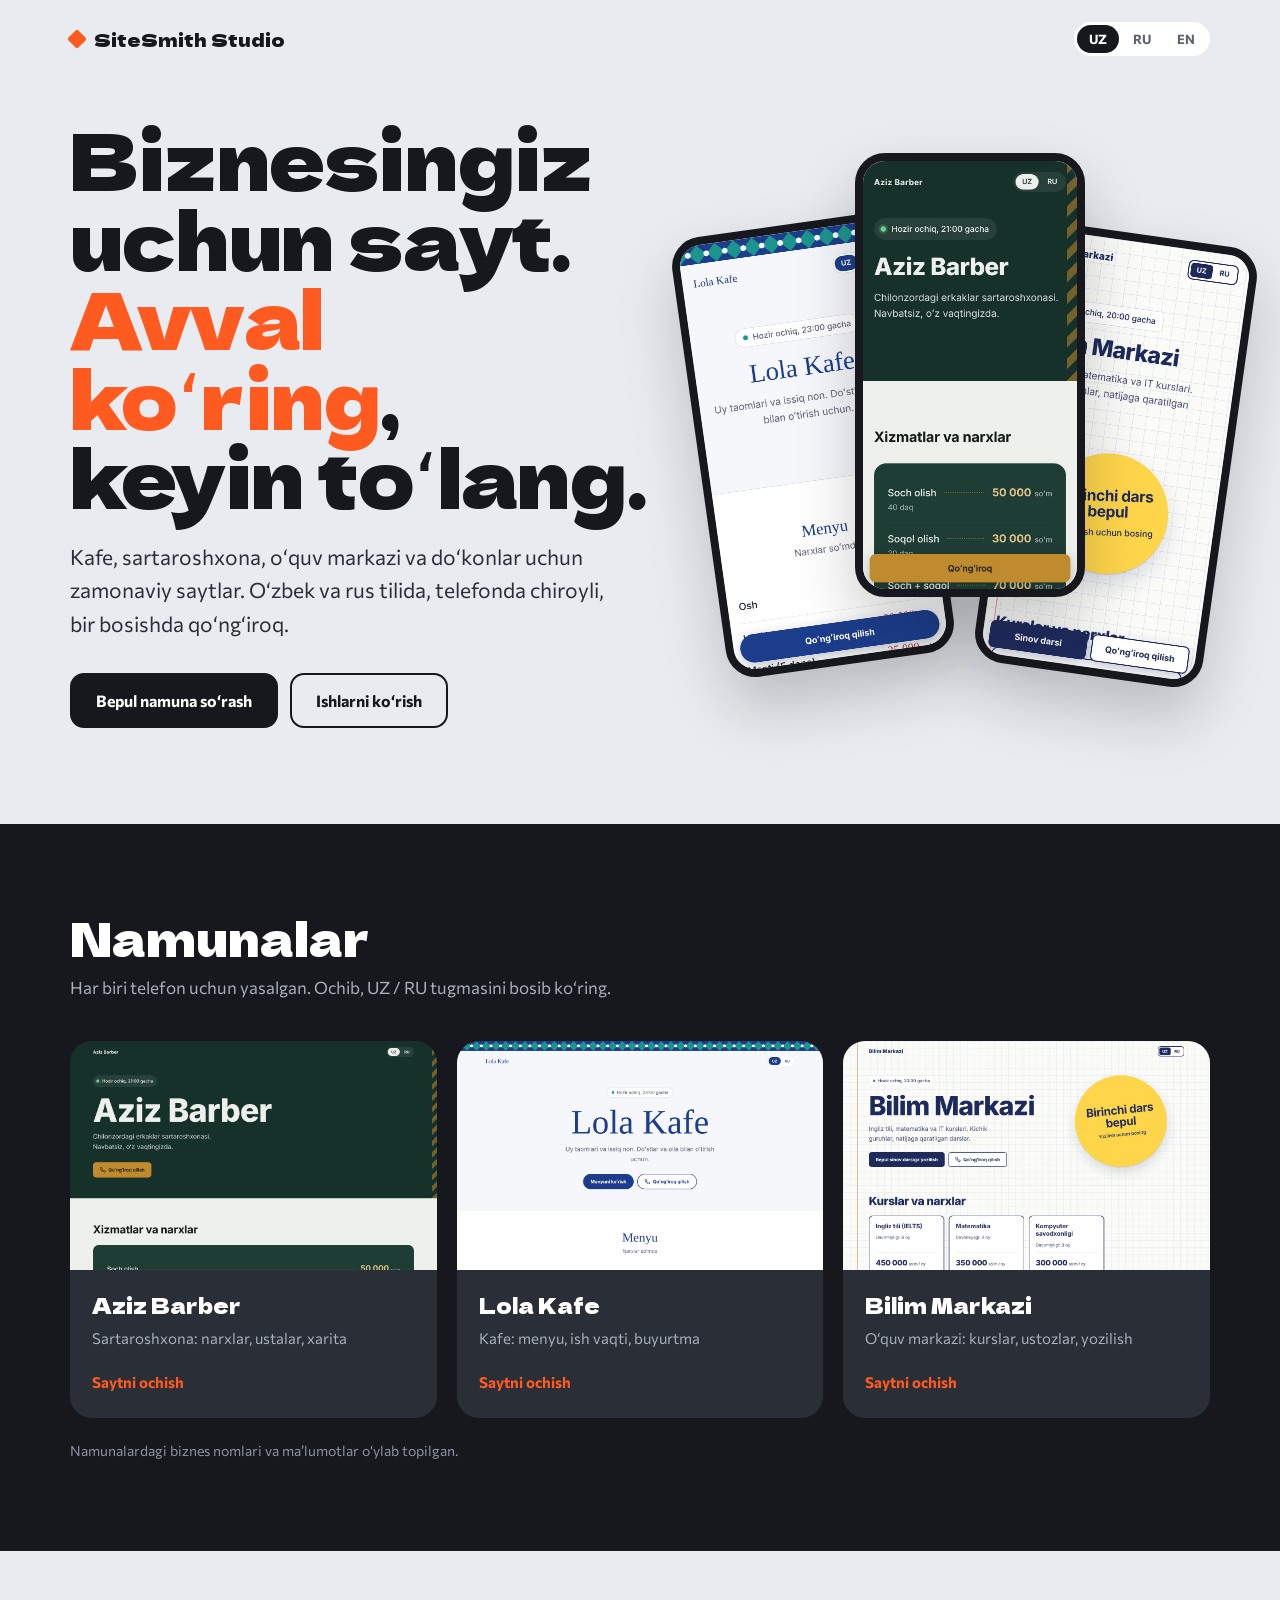
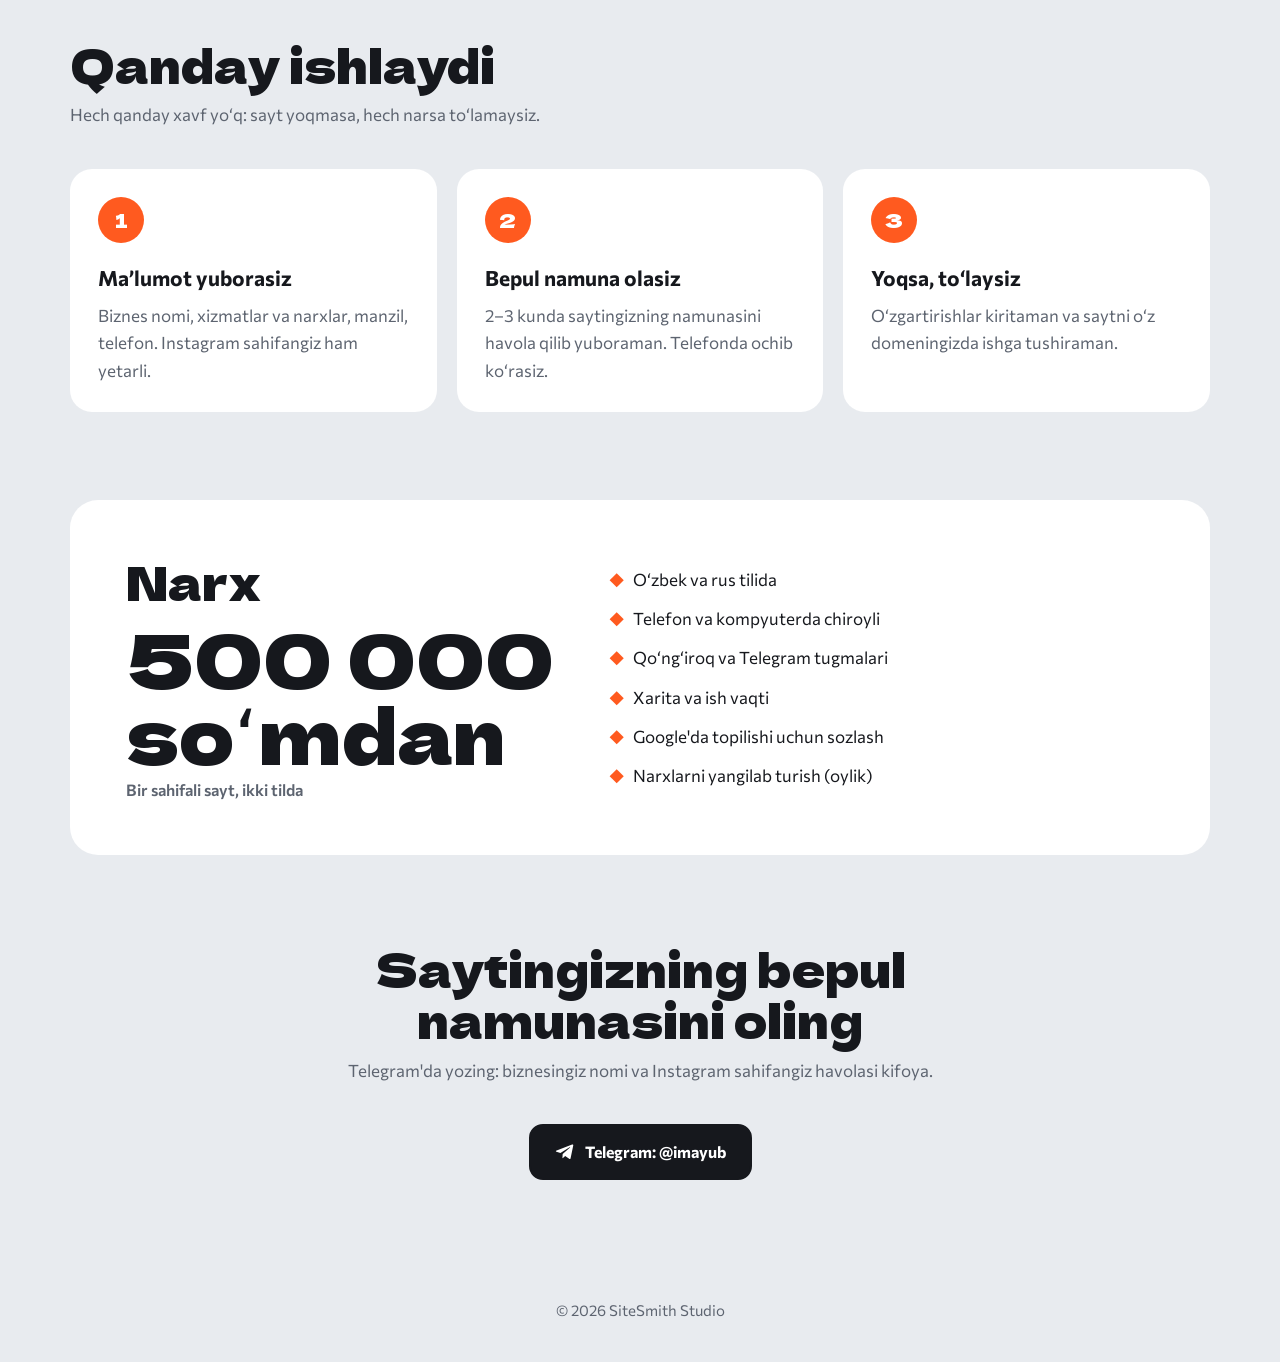
<file: index.html>
<!DOCTYPE html>
<html lang="uz">
<head>
<meta charset="utf-8">
<meta name="viewport" content="width=device-width, initial-scale=1">
<title>SiteSmith Studio | Kichik biznes uchun saytlar</title>
<meta name="description" content="Kafe, sartaroshxona, oʻquv markazi va doʻkonlar uchun saytlar. Oʻzbek va rus tilida. Avval bepul namunani koʻrasiz, yoqsa toʻlaysiz.">
<meta property="og:title" content="SiteSmith Studio: kichik biznes uchun saytlar">
<meta property="og:image" content="img/barber-phone.jpg">
<link rel="preconnect" href="https://fonts.googleapis.com">
<link rel="preconnect" href="https://fonts.gstatic.com" crossorigin>
<link href="https://fonts.googleapis.com/css2?family=Dela+Gothic+One&family=Commissioner:wght@400;500;600;700&display=swap" rel="stylesheet">
<style>
  :root {
    --steel: #e8ebef;      /* the anvil */
    --steel-2: #d7dce3;
    --iron: #16181d;       /* the hammer */
    --iron-2: #2a2e36;
    --ember: #ff5a1f;      /* the spark */
    --muted: #5d6470;
    --white: #fff;
    --display: "Dela Gothic One", "Arial Black", system-ui, sans-serif;
    --body: "Commissioner", "Segoe UI", system-ui, sans-serif;
  }
  * { box-sizing: border-box; }
  [hidden] { display: none !important; }
  html { scroll-behavior: smooth; }
  @media (prefers-reduced-motion: reduce) { html { scroll-behavior: auto; } * { animation: none !important; transition: none !important; } }
  html, body { overflow-x: clip; }
  body { margin: 0; background: var(--steel); color: var(--iron); font: 17px/1.6 var(--body); }
  a { color: inherit; }
  img { display: block; max-width: 100%; }
  :focus-visible { outline: 3px solid var(--ember); outline-offset: 3px; border-radius: 4px; }
  .wrap { width: min(1140px, 100% - 40px); margin-inline: auto; }

  header .wrap { display: flex; justify-content: space-between; align-items: center; padding-block: 22px; }
  .logo { display: flex; align-items: center; gap: 10px; text-decoration: none; font: 18px var(--display); }
  .logo i { width: 14px; height: 14px; background: var(--ember); transform: rotate(45deg); border-radius: 2px; }
  .langs { display: flex; gap: 2px; background: var(--white); border-radius: 999px; padding: 3px; }
  .langs button { all: unset; cursor: pointer; font: 700 13px var(--body); padding: 6px 12px; border-radius: 999px; color: var(--muted); }
  .langs button[aria-pressed="true"] { background: var(--iron); color: var(--white); }

  .hero { padding: 40px 0 96px; display: grid; grid-template-columns: 1.05fr .95fr; gap: 40px; align-items: center; }
  h1 { font: clamp(40px, 6.2vw, 78px)/1.02 var(--display); margin: 0 0 24px; letter-spacing: -.01em; }
  h1 em { font-style: normal; color: var(--ember); }
  .lead { font-size: clamp(18px, 2vw, 21px); color: var(--iron-2); max-width: 40ch; margin: 0 0 32px; }
  .btn { display: inline-flex; align-items: center; gap: 10px; text-decoration: none; font: 700 16px var(--body);
         padding: 16px 24px; border-radius: 14px; border: 2px solid var(--iron); }
  .btn svg { width: 20px; height: 20px; }
  .btn.hot { background: var(--iron); color: var(--white); }
  .btn.hot:hover { background: var(--ember); border-color: var(--ember); }
  .btn.plain:hover { background: var(--white); }
  .actions { display: flex; flex-wrap: wrap; gap: 12px; }
  .fan { position: relative; height: 540px; }
  .fan img { position: absolute; width: 230px; height: auto; border-radius: 30px; border: 8px solid var(--iron);
             box-shadow: 0 30px 60px rgba(22,24,29,.22); background: var(--iron); }
  .fan img:nth-child(1) { left: 2%; top: 70px; transform: rotate(-8deg); }
  .fan img:nth-child(2) { left: 32%; top: 0; z-index: 2; animation: lift 1s cubic-bezier(.2,.8,.2,1) .2s both; }
  .fan img:nth-child(3) { left: 60%; top: 80px; transform: rotate(8deg); }
  @keyframes lift { from { transform: translateY(40px); opacity: 0; } to { transform: none; opacity: 1; } }

  section.block { padding: 88px 0; }
  h2 { font: clamp(30px, 4vw, 46px)/1.1 var(--display); margin: 0 0 12px; }
  .sub { color: var(--muted); margin: 0 0 40px; max-width: 54ch; }

  .work { background: var(--iron); color: var(--white); }
  .work .sub { color: #a9b0bc; }
  .cards { display: grid; grid-template-columns: repeat(3, 1fr); gap: 20px; }
  .card { background: var(--iron-2); border-radius: 22px; overflow: hidden; display: flex; flex-direction: column; text-decoration: none; }
  .card .shot { aspect-ratio: 16 / 10; overflow: hidden; }
  .card .shot img { width: 100%; height: 100%; object-fit: cover; object-position: top; transition: transform .6s ease; }
  .card:hover .shot img { transform: scale(1.04); }
  .card .text { padding: 20px 22px 24px; display: flex; flex-direction: column; gap: 6px; flex: 1; }
  .card b { font: 21px var(--display); font-weight: 400; }
  .card span { color: #a9b0bc; font-size: 15px; }
  .card .go { margin-top: auto; padding-top: 14px; color: var(--ember); font-weight: 700; }
  .note { color: #8d95a3; font-size: 14px; margin: 22px 0 0; }

  .steps { display: grid; grid-template-columns: repeat(3, 1fr); gap: 20px; counter-reset: s; }
  .step { background: var(--white); border-radius: 22px; padding: 28px; }
  .step::before { counter-increment: s; content: counter(s); display: grid; place-items: center; width: 46px; height: 46px;
                  border-radius: 50%; background: var(--ember); color: var(--white); font: 20px var(--display); margin-bottom: 18px; }
  .step h3 { margin: 0 0 8px; font-size: 21px; }
  .step p { margin: 0; color: var(--muted); }

  .price { display: grid; grid-template-columns: .9fr 1.1fr; gap: 40px; align-items: center; background: var(--white);
           border-radius: 28px; padding: clamp(28px, 5vw, 56px); }
  .amount { font: clamp(44px, 7vw, 76px)/1 var(--display); }
  .amount small { display: block; font: 600 16px var(--body); color: var(--muted); margin-top: 10px; }
  .incl { list-style: none; margin: 0; padding: 0; display: grid; gap: 12px; }
  .incl li { display: flex; gap: 12px; align-items: baseline; }
  .incl li::before { content: ""; flex: none; width: 10px; height: 10px; background: var(--ember); transform: rotate(45deg) translateY(-1px); }

  .contact { text-align: center; }
  .contact h2 { max-width: 18ch; margin-inline: auto; }
  .contact .actions { justify-content: center; }
  footer { padding: 30px 0 40px; color: var(--muted); font-size: 15px; text-align: center; }

  @media (max-width: 900px) {
    .hero, .price { grid-template-columns: 1fr; }
    .fan { height: 380px; max-width: 420px; width: 100%; margin: 0 auto; }
    .fan img { width: 42%; border-width: 6px; border-radius: 22px; }
    .fan img:nth-child(1) { left: 1%; top: 50px; }
    .fan img:nth-child(2) { left: 29%; }
    .fan img:nth-child(3) { left: 56%; top: 56px; }
    .cards, .steps { grid-template-columns: 1fr; }
  }
</style>
</head>
<body>
<header>
  <div class="wrap">
    <a class="logo" href="#"><i></i>SiteSmith Studio</a>
    <div class="langs" role="group" aria-label="Til / Язык">
      <button type="button" data-lang="uz">UZ</button><button type="button" data-lang="ru">RU</button><a href="en/" lang="en" style="font:700 13px var(--body);padding:6px 12px;border-radius:999px;color:var(--muted);text-decoration:none">EN</a>
    </div>
  </div>
</header>

<main>
  <section class="wrap hero">
    <div>
      <h1 data-h="h1"></h1>
      <p class="lead" data-t="lead"></p>
      <div class="actions">
        <a class="btn hot" href="https://t.me/imayub" target="_blank" rel="noopener"><span data-t="cta"></span></a>
        <a class="btn plain" href="#work" data-t="see"></a>
      </div>
    </div>
    <div class="fan" aria-hidden="true">
      <img src="img/cafe-phone.jpg" alt="" width="780" height="1560">
      <img src="img/barber-phone.jpg" alt="" width="780" height="1560">
      <img src="img/school-phone.jpg" alt="" width="780" height="1560">
    </div>
  </section>

  <section class="block work" id="work" aria-labelledby="h-work">
    <div class="wrap">
      <h2 id="h-work" data-t="work"></h2>
      <p class="sub" data-t="work_sub"></p>
      <div class="cards">
        <a class="card" href="demo/barber/"><div class="shot"><img src="img/barber-desktop.jpg" alt="" loading="lazy"></div>
          <div class="text"><b>Aziz Barber</b><span data-t="barber"></span><span class="go" data-t="open"></span></div></a>
        <a class="card" href="demo/cafe/"><div class="shot"><img src="img/cafe-desktop.jpg" alt="" loading="lazy"></div>
          <div class="text"><b>Lola Kafe</b><span data-t="cafe"></span><span class="go" data-t="open"></span></div></a>
        <a class="card" href="demo/school/"><div class="shot"><img src="img/school-desktop.jpg" alt="" loading="lazy"></div>
          <div class="text"><b>Bilim Markazi</b><span data-t="school"></span><span class="go" data-t="open"></span></div></a>
      </div>
      <p class="note" data-t="note"></p>
    </div>
  </section>

  <section class="block" aria-labelledby="h-how">
    <div class="wrap">
      <h2 id="h-how" data-t="how"></h2>
      <p class="sub" data-t="how_sub"></p>
      <div class="steps">
        <div class="step"><h3 data-t="s1"></h3><p data-t="s1p"></p></div>
        <div class="step"><h3 data-t="s2"></h3><p data-t="s2p"></p></div>
        <div class="step"><h3 data-t="s3"></h3><p data-t="s3p"></p></div>
      </div>
    </div>
  </section>

  <section class="wrap" aria-labelledby="h-price">
    <div class="price">
      <div>
        <h2 id="h-price" data-t="price"></h2>
        <div class="amount"><span data-t="from"></span><small data-t="from_sub"></small></div>
      </div>
      <ul class="incl" id="incl"></ul>
    </div>
  </section>

  <section class="block contact" aria-labelledby="h-contact">
    <div class="wrap">
      <h2 id="h-contact" data-t="contact"></h2>
      <p class="sub" style="margin-inline:auto" data-t="contact_sub"></p>
      <div class="actions">
        <a class="btn hot" href="https://t.me/imayub" target="_blank" rel="noopener"><svg viewBox="0 0 24 24" fill="currentColor" aria-hidden="true"><path d="M21.9 4.3 18.7 19.4c-.2 1-.9 1.3-1.7.8l-4.8-3.5-2.3 2.2c-.3.3-.5.5-1 .5l.3-4.9 8.9-8c.4-.3-.1-.5-.6-.2L6.5 13.2 1.8 11.7c-1-.3-1-1 .2-1.5l18.5-7.1c.9-.3 1.6.2 1.4 1.2z"/></svg>Telegram: @imayub</a>
      </div>
    </div>
  </section>
</main>
<footer>© <span id="year"></span> SiteSmith Studio</footer>

<script>
(() => {
  const T = {
    uz: {
      h1: "Biznesingiz uchun sayt. <em>Avval koʻring</em>, keyin toʻlang.",
      lead: "Kafe, sartaroshxona, oʻquv markazi va doʻkonlar uchun zamonaviy saytlar. Oʻzbek va rus tilida, telefonda chiroyli, bir bosishda qoʻngʻiroq.",
      cta: "Bepul namuna soʻrash", see: "Ishlarni koʻrish",
      work: "Namunalar", work_sub: "Har biri telefon uchun yasalgan. Ochib, UZ / RU tugmasini bosib koʻring.",
      barber: "Sartaroshxona: narxlar, ustalar, xarita", cafe: "Kafe: menyu, ish vaqti, buyurtma", school: "Oʻquv markazi: kurslar, ustozlar, yozilish",
      open: "Saytni ochish", note: "Namunalardagi biznes nomlari va maʼlumotlar oʻylab topilgan.",
      how: "Qanday ishlaydi", how_sub: "Hech qanday xavf yoʻq: sayt yoqmasa, hech narsa toʻlamaysiz.",
      s1: "Maʼlumot yuborasiz", s1p: "Biznes nomi, xizmatlar va narxlar, manzil, telefon. Instagram sahifangiz ham yetarli.",
      s2: "Bepul namuna olasiz", s2p: "2–3 kunda saytingizning namunasini havola qilib yuboraman. Telefonda ochib koʻrasiz.",
      s3: "Yoqsa, toʻlaysiz", s3p: "Oʻzgartirishlar kiritaman va saytni oʻz domeningizda ishga tushiraman.",
      price: "Narx", from: "500 000 soʻmdan", from_sub: "Bir sahifali sayt, ikki tilda",
      incl: ["Oʻzbek va rus tilida", "Telefon va kompyuterda chiroyli", "Qoʻngʻiroq va Telegram tugmalari", "Xarita va ish vaqti", "Google'da topilishi uchun sozlash", "Narxlarni yangilab turish (oylik)"],
      contact: "Saytingizning bepul namunasini oling", contact_sub: "Telegram'da yozing: biznesingiz nomi va Instagram sahifangiz havolasi kifoya."
    },
    ru: {
      h1: "Сайт для вашего бизнеса. <em>Сначала посмотрите</em>, потом платите.",
      lead: "Современные сайты для кафе, барбершопов, учебных центров и магазинов. На узбекском и русском, красиво на телефоне, звонок в одно касание.",
      cta: "Получить бесплатный пример", see: "Смотреть работы",
      work: "Примеры", work_sub: "Каждый сделан для телефона. Откройте и нажмите UZ / RU.",
      barber: "Барбершоп: цены, мастера, карта", cafe: "Кафе: меню, часы работы, заказ", school: "Учебный центр: курсы, преподаватели, запись",
      open: "Открыть сайт", note: "Названия и данные в примерах вымышлены.",
      how: "Как это работает", how_sub: "Никакого риска: если сайт не понравится, вы ничего не платите.",
      s1: "Присылаете данные", s1p: "Название, услуги и цены, адрес, телефон. Можно просто ссылку на Instagram.",
      s2: "Получаете бесплатный пример", s2p: "За 2–3 дня присылаю ссылку на пример вашего сайта. Открываете на телефоне.",
      s3: "Понравилось — платите", s3p: "Вношу правки и запускаю сайт на вашем домене.",
      price: "Цена", from: "от 500 000 сум", from_sub: "Одностраничный сайт на двух языках",
      incl: ["На узбекском и русском", "Красиво на телефоне и компьютере", "Кнопки звонка и Telegram", "Карта и часы работы", "Настройка для поиска в Google", "Обновление цен (ежемесячно)"],
      contact: "Получите бесплатный пример своего сайта", contact_sub: "Напишите в Telegram: название бизнеса и ссылка на вашу страницу в Instagram."
    }
  };
  function render(lang) {
    const L = T[lang];
    document.documentElement.lang = lang;
    document.querySelectorAll("[data-t]").forEach((e) => e.textContent = L[e.dataset.t]);
    document.querySelectorAll("[data-h]").forEach((e) => e.innerHTML = L[e.dataset.h]);
    document.querySelectorAll(".langs button").forEach((b) => b.setAttribute("aria-pressed", String(b.dataset.lang === lang)));
    document.getElementById("incl").replaceChildren(...L.incl.map((t) => { const li = document.createElement("li"); li.textContent = t; return li; }));
    try { localStorage.setItem("lang", lang); } catch (e) {}
  }
  document.querySelectorAll(".langs button").forEach((b) => b.addEventListener("click", () => render(b.dataset.lang)));
  document.getElementById("year").textContent = new Date().getFullYear();
  let lang = "uz"; try { lang = localStorage.getItem("lang") || "uz"; } catch (e) {}
  render(T[lang] ? lang : "uz");
})();
</script>
</body>
</html>
</file>
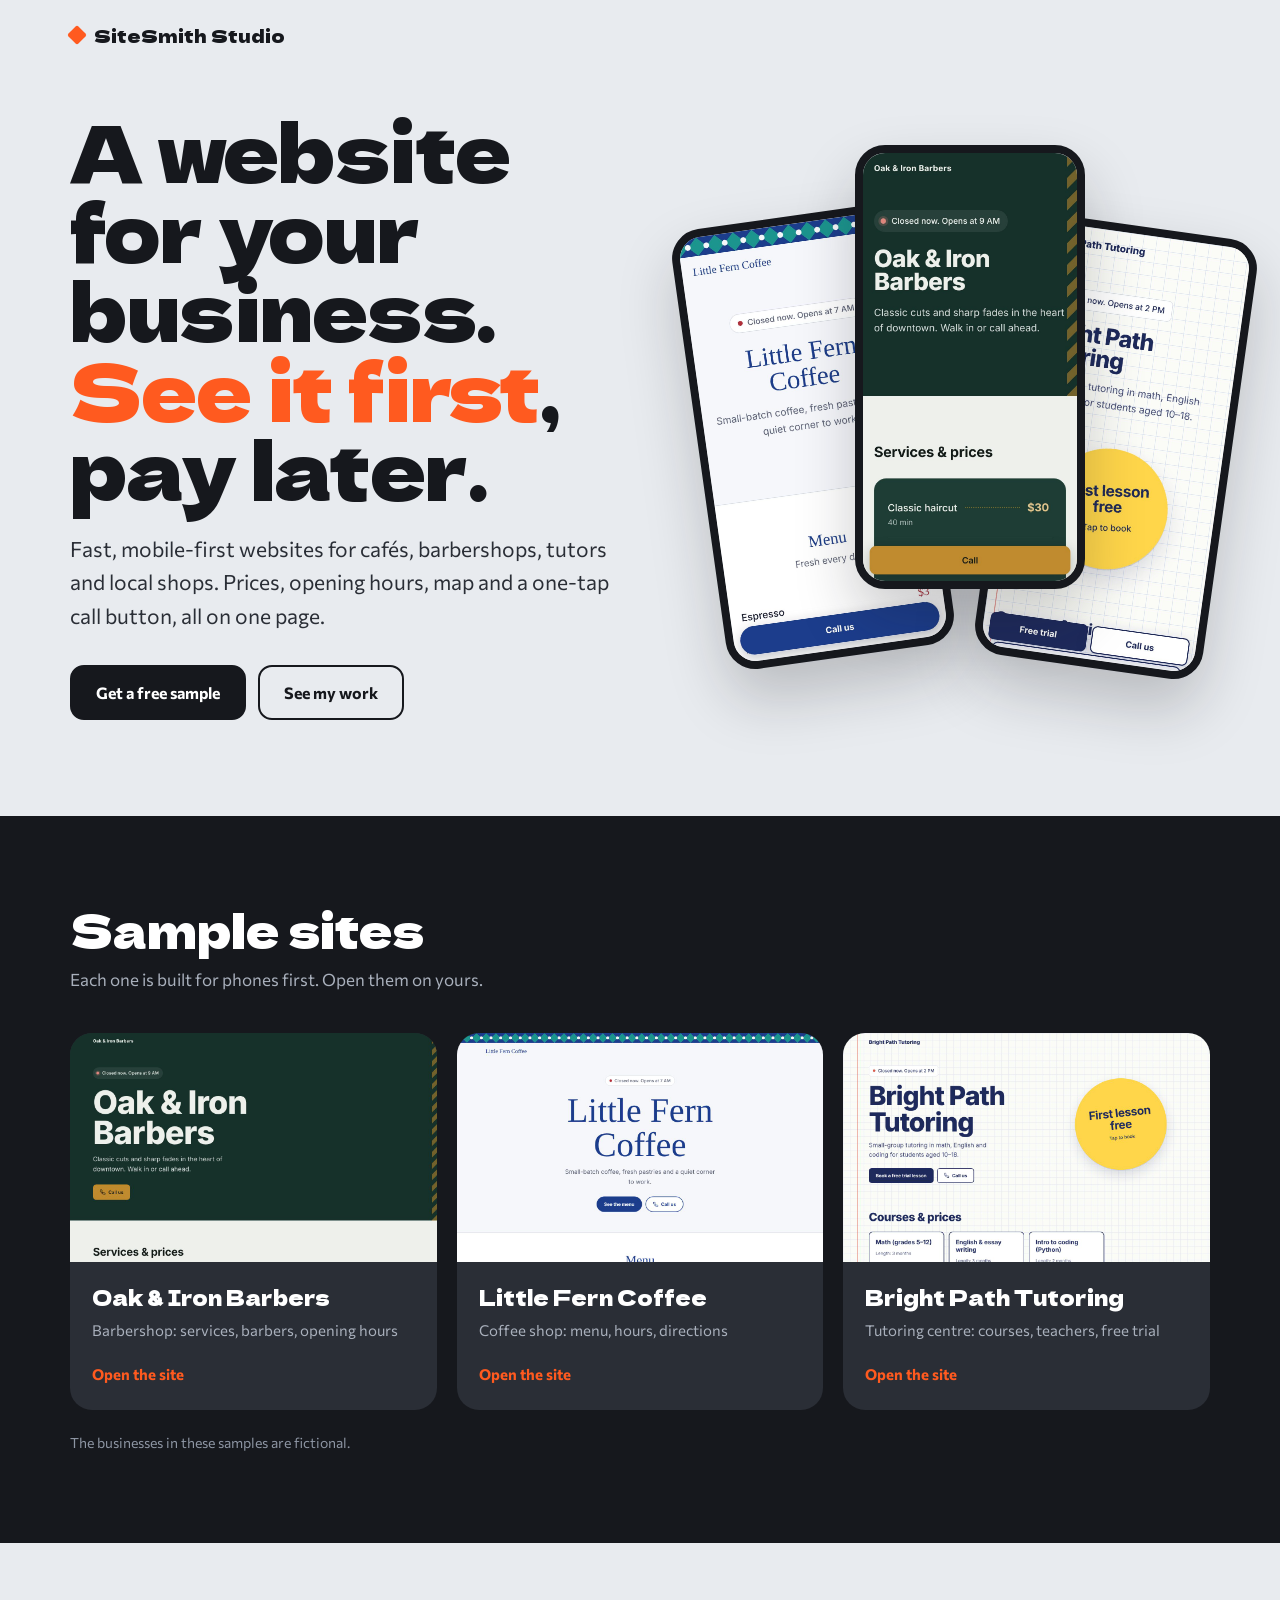
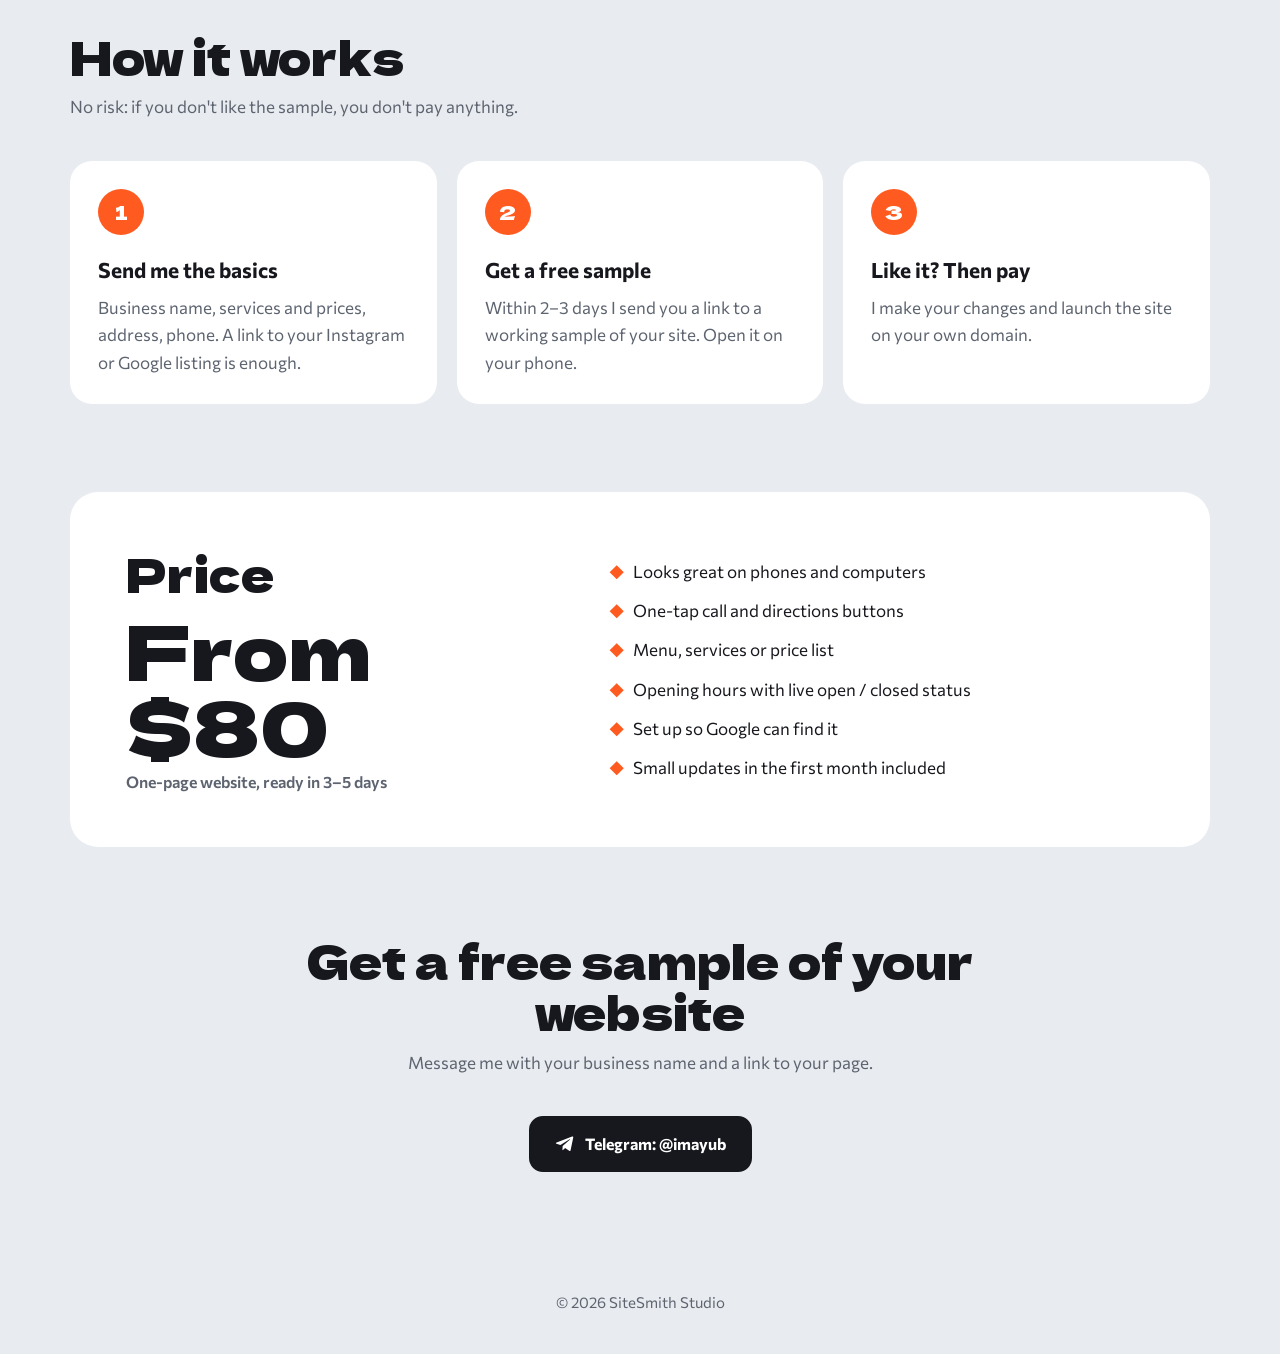
<file: en/index.html>
<!DOCTYPE html>
<html lang="en">
<head>
<meta charset="utf-8">
<meta name="viewport" content="width=device-width, initial-scale=1">
<title>SiteSmith Studio | Websites for small businesses</title>
<meta name="description" content="Fast, mobile-first websites for cafés, barbershops, tutors and local shops. See a free sample first, pay only if you like it.">
<meta property="og:title" content="SiteSmith Studio: websites for small businesses">
<meta property="og:image" content="../img/en-barbershop-phone.jpg">
<link rel="preconnect" href="https://fonts.googleapis.com">
<link rel="preconnect" href="https://fonts.gstatic.com" crossorigin>
<link href="https://fonts.googleapis.com/css2?family=Dela+Gothic+One&family=Commissioner:wght@400;500;600;700&display=swap" rel="stylesheet">
<style>
  :root {
    --steel: #e8ebef;      /* the anvil */
    --steel-2: #d7dce3;
    --iron: #16181d;       /* the hammer */
    --iron-2: #2a2e36;
    --ember: #ff5a1f;      /* the spark */
    --muted: #5d6470;
    --white: #fff;
    --display: "Dela Gothic One", "Arial Black", system-ui, sans-serif;
    --body: "Commissioner", "Segoe UI", system-ui, sans-serif;
  }
  * { box-sizing: border-box; }
  [hidden] { display: none !important; }
  html { scroll-behavior: smooth; }
  @media (prefers-reduced-motion: reduce) { html { scroll-behavior: auto; } * { animation: none !important; transition: none !important; } }
  html, body { overflow-x: clip; }
  body { margin: 0; background: var(--steel); color: var(--iron); font: 17px/1.6 var(--body); }
  a { color: inherit; }
  img { display: block; max-width: 100%; }
  :focus-visible { outline: 3px solid var(--ember); outline-offset: 3px; border-radius: 4px; }
  .wrap { width: min(1140px, 100% - 40px); margin-inline: auto; }

  header .wrap { display: flex; justify-content: space-between; align-items: center; padding-block: 22px; }
  .logo { display: flex; align-items: center; gap: 10px; text-decoration: none; font: 18px var(--display); }
  .logo i { width: 14px; height: 14px; background: var(--ember); transform: rotate(45deg); border-radius: 2px; }
  .langs { display: flex; gap: 2px; background: var(--white); border-radius: 999px; padding: 3px; }
  .langs button { all: unset; cursor: pointer; font: 700 13px var(--body); padding: 6px 12px; border-radius: 999px; color: var(--muted); }
  .langs button[aria-pressed="true"] { background: var(--iron); color: var(--white); }

  .hero { padding: 40px 0 96px; display: grid; grid-template-columns: 1.05fr .95fr; gap: 40px; align-items: center; }
  h1 { font: clamp(40px, 6.2vw, 78px)/1.02 var(--display); margin: 0 0 24px; letter-spacing: -.01em; }
  h1 em { font-style: normal; color: var(--ember); }
  .lead { font-size: clamp(18px, 2vw, 21px); color: var(--iron-2); max-width: 40ch; margin: 0 0 32px; }
  .btn { display: inline-flex; align-items: center; gap: 10px; text-decoration: none; font: 700 16px var(--body);
         padding: 16px 24px; border-radius: 14px; border: 2px solid var(--iron); }
  .btn svg { width: 20px; height: 20px; }
  .btn.hot { background: var(--iron); color: var(--white); }
  .btn.hot:hover { background: var(--ember); border-color: var(--ember); }
  .btn.plain:hover { background: var(--white); }
  .actions { display: flex; flex-wrap: wrap; gap: 12px; }
  .fan { position: relative; height: 540px; }
  .fan img { position: absolute; width: 230px; height: auto; border-radius: 30px; border: 8px solid var(--iron);
             box-shadow: 0 30px 60px rgba(22,24,29,.22); background: var(--iron); }
  .fan img:nth-child(1) { left: 2%; top: 70px; transform: rotate(-8deg); }
  .fan img:nth-child(2) { left: 32%; top: 0; z-index: 2; animation: lift 1s cubic-bezier(.2,.8,.2,1) .2s both; }
  .fan img:nth-child(3) { left: 60%; top: 80px; transform: rotate(8deg); }
  @keyframes lift { from { transform: translateY(40px); opacity: 0; } to { transform: none; opacity: 1; } }

  section.block { padding: 88px 0; }
  h2 { font: clamp(30px, 4vw, 46px)/1.1 var(--display); margin: 0 0 12px; }
  .sub { color: var(--muted); margin: 0 0 40px; max-width: 54ch; }

  .work { background: var(--iron); color: var(--white); }
  .work .sub { color: #a9b0bc; }
  .cards { display: grid; grid-template-columns: repeat(3, 1fr); gap: 20px; }
  .card { background: var(--iron-2); border-radius: 22px; overflow: hidden; display: flex; flex-direction: column; text-decoration: none; }
  .card .shot { aspect-ratio: 16 / 10; overflow: hidden; }
  .card .shot img { width: 100%; height: 100%; object-fit: cover; object-position: top; transition: transform .6s ease; }
  .card:hover .shot img { transform: scale(1.04); }
  .card .text { padding: 20px 22px 24px; display: flex; flex-direction: column; gap: 6px; flex: 1; }
  .card b { font: 21px var(--display); font-weight: 400; }
  .card span { color: #a9b0bc; font-size: 15px; }
  .card .go { margin-top: auto; padding-top: 14px; color: var(--ember); font-weight: 700; }
  .note { color: #8d95a3; font-size: 14px; margin: 22px 0 0; }

  .steps { display: grid; grid-template-columns: repeat(3, 1fr); gap: 20px; counter-reset: s; }
  .step { background: var(--white); border-radius: 22px; padding: 28px; }
  .step::before { counter-increment: s; content: counter(s); display: grid; place-items: center; width: 46px; height: 46px;
                  border-radius: 50%; background: var(--ember); color: var(--white); font: 20px var(--display); margin-bottom: 18px; }
  .step h3 { margin: 0 0 8px; font-size: 21px; }
  .step p { margin: 0; color: var(--muted); }

  .price { display: grid; grid-template-columns: .9fr 1.1fr; gap: 40px; align-items: center; background: var(--white);
           border-radius: 28px; padding: clamp(28px, 5vw, 56px); }
  .amount { font: clamp(44px, 7vw, 76px)/1 var(--display); }
  .amount small { display: block; font: 600 16px var(--body); color: var(--muted); margin-top: 10px; }
  .incl { list-style: none; margin: 0; padding: 0; display: grid; gap: 12px; }
  .incl li { display: flex; gap: 12px; align-items: baseline; }
  .incl li::before { content: ""; flex: none; width: 10px; height: 10px; background: var(--ember); transform: rotate(45deg) translateY(-1px); }

  .contact { text-align: center; }
  .contact h2 { max-width: 18ch; margin-inline: auto; }
  .contact .actions { justify-content: center; }
  footer { padding: 30px 0 40px; color: var(--muted); font-size: 15px; text-align: center; }

  @media (max-width: 900px) {
    .hero, .price { grid-template-columns: 1fr; }
    .fan { height: 380px; max-width: 420px; width: 100%; margin: 0 auto; }
    .fan img { width: 42%; border-width: 6px; border-radius: 22px; }
    .fan img:nth-child(1) { left: 1%; top: 50px; }
    .fan img:nth-child(2) { left: 29%; }
    .fan img:nth-child(3) { left: 56%; top: 56px; }
    .cards, .steps { grid-template-columns: 1fr; }
  }
</style>
</head>
<body>
<header>
  <div class="wrap">
    <a class="logo" href="./"><i></i>SiteSmith Studio</a>
  </div>
</header>

<main>
  <section class="wrap hero">
    <div>
      <h1 data-h="h1"></h1>
      <p class="lead" data-t="lead"></p>
      <div class="actions">
        <a class="btn hot" href="https://t.me/imayub" target="_blank" rel="noopener"><span data-t="cta"></span></a>
        <a class="btn plain" href="#work" data-t="see"></a>
      </div>
    </div>
    <div class="fan" aria-hidden="true">
      <img src="../img/en-coffee-phone.jpg" alt="" width="780" height="1560">
      <img src="../img/en-barbershop-phone.jpg" alt="" width="780" height="1560">
      <img src="../img/en-tutoring-phone.jpg" alt="" width="780" height="1560">
    </div>
  </section>

  <section class="block work" id="work" aria-labelledby="h-work">
    <div class="wrap">
      <h2 id="h-work" data-t="work"></h2>
      <p class="sub" data-t="work_sub"></p>
      <div class="cards">
        <a class="card" href="barbershop/"><div class="shot"><img src="../img/en-barbershop-desktop.jpg" alt="" loading="lazy"></div>
          <div class="text"><b>Oak &amp; Iron Barbers</b><span data-t="barber"></span><span class="go" data-t="open"></span></div></a>
        <a class="card" href="coffee/"><div class="shot"><img src="../img/en-coffee-desktop.jpg" alt="" loading="lazy"></div>
          <div class="text"><b>Little Fern Coffee</b><span data-t="cafe"></span><span class="go" data-t="open"></span></div></a>
        <a class="card" href="tutoring/"><div class="shot"><img src="../img/en-tutoring-desktop.jpg" alt="" loading="lazy"></div>
          <div class="text"><b>Bright Path Tutoring</b><span data-t="school"></span><span class="go" data-t="open"></span></div></a>
      </div>
      <p class="note" data-t="note"></p>
    </div>
  </section>

  <section class="block" aria-labelledby="h-how">
    <div class="wrap">
      <h2 id="h-how" data-t="how"></h2>
      <p class="sub" data-t="how_sub"></p>
      <div class="steps">
        <div class="step"><h3 data-t="s1"></h3><p data-t="s1p"></p></div>
        <div class="step"><h3 data-t="s2"></h3><p data-t="s2p"></p></div>
        <div class="step"><h3 data-t="s3"></h3><p data-t="s3p"></p></div>
      </div>
    </div>
  </section>

  <section class="wrap" aria-labelledby="h-price">
    <div class="price">
      <div>
        <h2 id="h-price" data-t="price"></h2>
        <div class="amount"><span data-t="from"></span><small data-t="from_sub"></small></div>
      </div>
      <ul class="incl" id="incl"></ul>
    </div>
  </section>

  <section class="block contact" aria-labelledby="h-contact">
    <div class="wrap">
      <h2 id="h-contact" data-t="contact"></h2>
      <p class="sub" style="margin-inline:auto" data-t="contact_sub"></p>
      <div class="actions">
        <a class="btn hot" href="https://t.me/imayub" target="_blank" rel="noopener"><svg viewBox="0 0 24 24" fill="currentColor" aria-hidden="true"><path d="M21.9 4.3 18.7 19.4c-.2 1-.9 1.3-1.7.8l-4.8-3.5-2.3 2.2c-.3.3-.5.5-1 .5l.3-4.9 8.9-8c.4-.3-.1-.5-.6-.2L6.5 13.2 1.8 11.7c-1-.3-1-1 .2-1.5l18.5-7.1c.9-.3 1.6.2 1.4 1.2z"/></svg>Telegram: @imayub</a>
      </div>
    </div>
  </section>
</main>
<footer>© <span id="year"></span> SiteSmith Studio</footer>

<script>
(() => {
  const T = {
    en: {
      h1: "A website for your business. <em>See it first</em>, pay later.",
      lead: "Fast, mobile-first websites for cafés, barbershops, tutors and local shops. Prices, opening hours, map and a one-tap call button, all on one page.",
      cta: "Get a free sample", see: "See my work",
      work: "Sample sites", work_sub: "Each one is built for phones first. Open them on yours.",
      barber: "Barbershop: services, barbers, opening hours", cafe: "Coffee shop: menu, hours, directions", school: "Tutoring centre: courses, teachers, free trial",
      open: "Open the site", note: "The businesses in these samples are fictional.",
      how: "How it works", how_sub: "No risk: if you don't like the sample, you don't pay anything.",
      s1: "Send me the basics", s1p: "Business name, services and prices, address, phone. A link to your Instagram or Google listing is enough.",
      s2: "Get a free sample", s2p: "Within 2–3 days I send you a link to a working sample of your site. Open it on your phone.",
      s3: "Like it? Then pay", s3p: "I make your changes and launch the site on your own domain.",
      price: "Price", from: "From $80", from_sub: "One-page website, ready in 3–5 days",
      incl: ["Looks great on phones and computers", "One-tap call and directions buttons", "Menu, services or price list", "Opening hours with live open / closed status", "Set up so Google can find it", "Small updates in the first month included"],
      contact: "Get a free sample of your website", contact_sub: "Message me with your business name and a link to your page."
    }
  };
  function render(lang) {
    const L = T[lang];
    document.documentElement.lang = lang;
    document.querySelectorAll("[data-t]").forEach((e) => e.textContent = L[e.dataset.t]);
    document.querySelectorAll("[data-h]").forEach((e) => e.innerHTML = L[e.dataset.h]);
    document.getElementById("incl").replaceChildren(...L.incl.map((t) => { const li = document.createElement("li"); li.textContent = t; return li; }));
  }
  document.getElementById("year").textContent = new Date().getFullYear();
  render("en");
})();
</script>
</body>
</html>
</file>
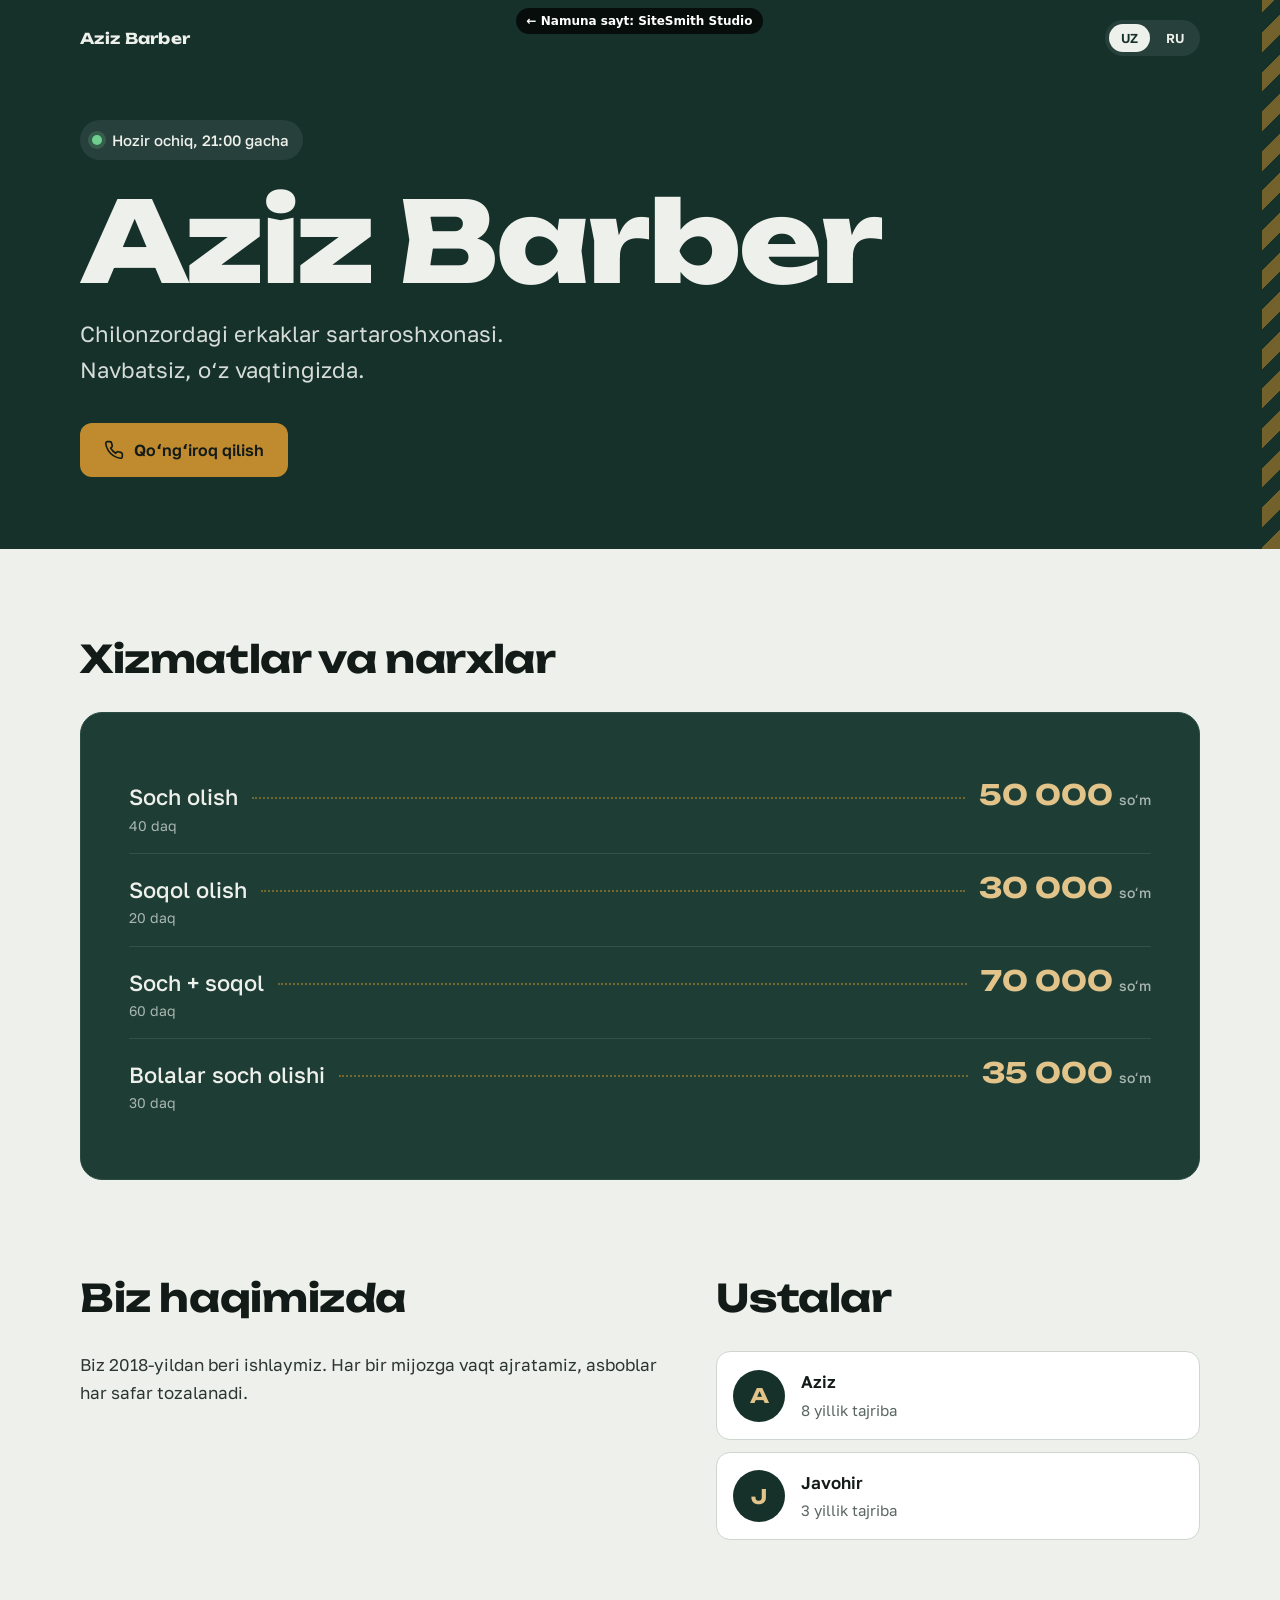
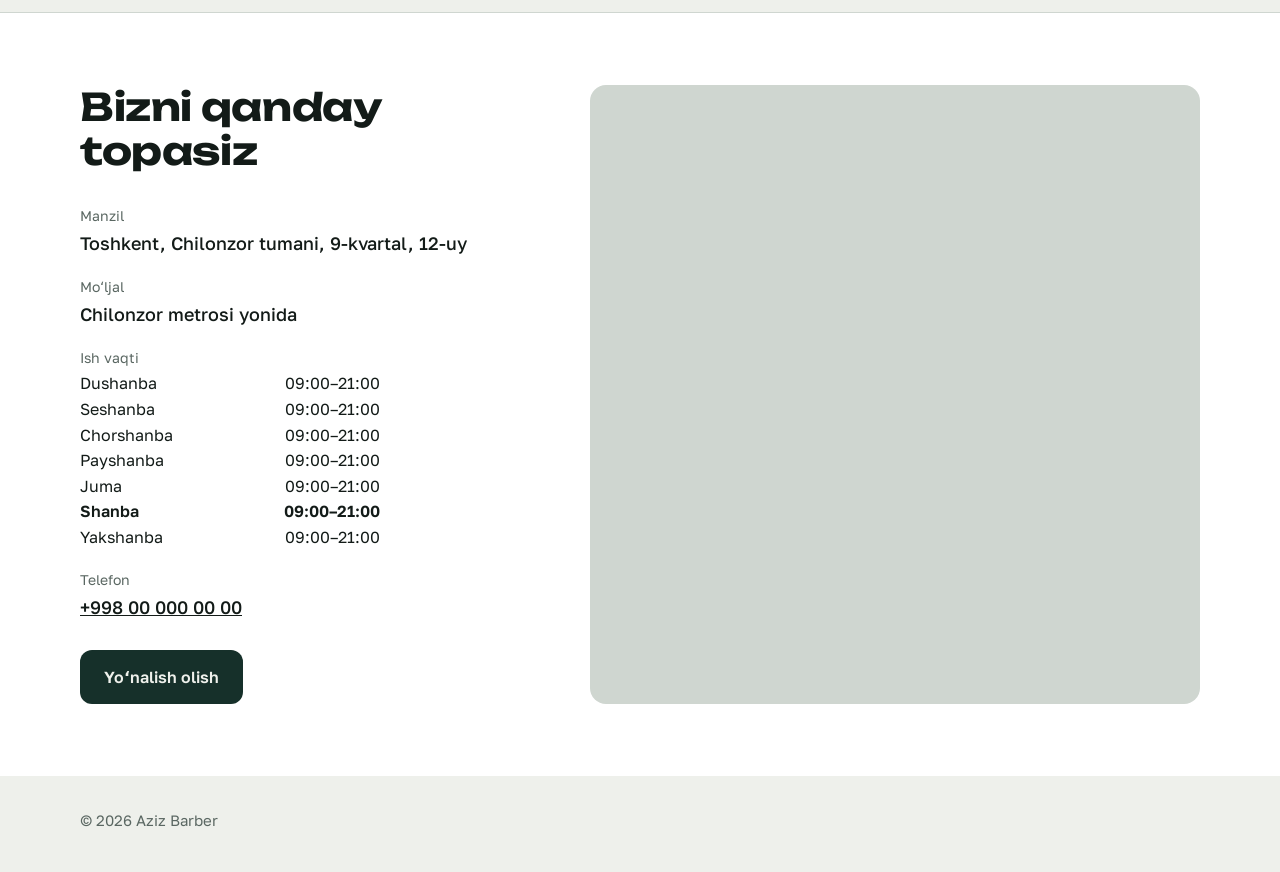
<file: demo/barber/index.html>
<!DOCTYPE html>
<html lang="uz">
<head>
<meta charset="utf-8">
<meta name="robots" content="noindex">
<meta name="viewport" content="width=device-width, initial-scale=1">
<title>Aziz Barber | Namuna sayt</title>
<meta name="description" content="Namuna sayt: SiteSmith Studio">
<link rel="preconnect" href="https://fonts.googleapis.com">
<link rel="preconnect" href="https://fonts.gstatic.com" crossorigin>
<link href="https://fonts.googleapis.com/css2?family=Golos+Text:wght@400;500;600&family=Unbounded:wght@500;700;800&display=swap" rel="stylesheet">
<style>
  :root {
    --green: #16302a;      /* bottle-green leather of an old barber chair */
    --green-2: #1e3d35;
    --brass: #c08a2e;      /* chair fittings, scissors */
    --brass-soft: #e2c48a;
    --chalk: #eef0eb;
    --ink: #131b18;
    --muted: #5a6762;
    --line: #cfd6d0;
    --closed: #8a3a33;
    --display: "Unbounded", "Arial Black", system-ui, sans-serif;
    --body: "Golos Text", "Segoe UI", system-ui, sans-serif;
  }
  * { box-sizing: border-box; }
  html { scroll-behavior: smooth; }
  @media (prefers-reduced-motion: reduce) { html { scroll-behavior: auto; } }
  body { margin: 0; background: var(--chalk); color: var(--ink); font: 17px/1.6 var(--body); }
  a { color: inherit; }
  :focus-visible { outline: 3px solid var(--brass); outline-offset: 3px; border-radius: 4px; }
  .wrap { width: min(1120px, 100% - 40px); margin-inline: auto; }

  /* top bar */
  .bar { position: absolute; inset: 0 0 auto 0; z-index: 2; }
  .bar .wrap { display: flex; justify-content: space-between; align-items: center; padding-block: 20px; }
  .mark { font: 700 15px/1 var(--display); color: var(--chalk); text-decoration: none; letter-spacing: .02em; }
  .langs { display: flex; gap: 4px; background: rgba(255,255,255,.08); padding: 4px; border-radius: 999px; }
  .langs button { border: 0; background: none; color: var(--chalk); font: 600 13px var(--body); padding: 6px 12px;
                  border-radius: 999px; cursor: pointer; }
  .langs button[aria-pressed="true"] { background: var(--chalk); color: var(--green); }

  /* hero */
  .hero { background: var(--green); color: var(--chalk); padding: 120px 0 72px; position: relative; overflow: hidden; }
  .hero::after { /* the barber-pole stripe, quietly, down the right edge */
    content: ""; position: absolute; top: 0; right: 0; width: 18px; height: 100%;
    background: repeating-linear-gradient(-45deg, var(--brass) 0 14px, transparent 14px 28px); opacity: .55; }
  .status { display: inline-flex; align-items: center; gap: 10px; font-weight: 500; font-size: 15px;
            padding: 8px 14px 8px 12px; border-radius: 999px; background: rgba(255,255,255,.08); }
  .status i { width: 10px; height: 10px; border-radius: 50%; background: #6fcf8e; box-shadow: 0 0 0 4px rgba(111,207,142,.2); }
  .status.closed i { background: #e0877d; box-shadow: 0 0 0 4px rgba(224,135,125,.2); }
  .hero h1 { font: 800 clamp(44px, 9vw, 112px)/.95 var(--display); margin: 28px 0 22px; letter-spacing: -.02em;
             max-width: 12ch; overflow-wrap: anywhere; }
  .hero p.tag { font-size: clamp(18px, 2.2vw, 22px); max-width: 34ch; margin: 0 0 36px; color: #d6ddd8; }
  .actions { display: flex; flex-wrap: wrap; gap: 12px; }
  .btn { display: inline-flex; align-items: center; gap: 10px; text-decoration: none; font: 600 16px var(--body);
         padding: 15px 22px; border-radius: 12px; border: 2px solid transparent; }
  .btn svg { width: 20px; height: 20px; flex: none; }
  .btn.main { background: var(--brass); color: var(--ink); }
  .btn.main:hover { background: var(--brass-soft); }
  .btn.ghost { border-color: rgba(238,240,235,.35); color: var(--chalk); }
  .btn.ghost:hover { border-color: var(--chalk); }

  /* the price board: the one bold thing on the page */
  .board-sec { padding: 88px 0 72px; }
  h2 { font: 700 clamp(26px, 3.4vw, 38px)/1.15 var(--display); margin: 0 0 32px; letter-spacing: -.01em; }
  .board { background: var(--green-2); color: var(--chalk); border-radius: 22px; padding: clamp(24px, 4vw, 48px);
           border: 1px solid #2b4c43; }
  .row { display: grid; grid-template-columns: auto 1fr auto; align-items: baseline; gap: 14px; padding: 16px 0;
         border-bottom: 1px solid rgba(238,240,235,.1); }
  .row:last-child { border-bottom: 0; }
  .row .name { font-size: clamp(18px, 2.2vw, 22px); font-weight: 500; }
  .row .name small { display: block; font-size: 14px; color: #a9b6b0; font-weight: 400; }
  .row .dots { border-bottom: 2px dotted rgba(192,138,46,.55); transform: translateY(-6px); }
  .row .price { font: 700 clamp(20px, 2.6vw, 28px) var(--display); color: var(--brass-soft); white-space: nowrap; }
  .row .price span { font: 500 14px var(--body); color: #a9b6b0; margin-left: 6px; }

  /* about + masters */
  .about { padding: 24px 0 72px; display: grid; grid-template-columns: 1.2fr 1fr; gap: 56px; align-items: start; }
  .about p { margin: 0 0 16px; max-width: 60ch; color: #2c3632; }
  .masters { display: grid; gap: 12px; }
  .master { display: flex; align-items: center; gap: 16px; padding: 16px; background: #fff; border: 1px solid var(--line);
            border-radius: 14px; }
  .initial { width: 52px; height: 52px; flex: none; border-radius: 50%; display: grid; place-items: center;
             background: var(--green); color: var(--brass-soft); font: 700 20px var(--display); }
  .master b { display: block; font-weight: 600; }
  .master span { color: var(--muted); font-size: 15px; }

  /* reviews: shown only when the business gave real ones */
  .reviews { padding: 0 0 72px; }
  .quotes { display: grid; grid-template-columns: repeat(auto-fit, minmax(260px, 1fr)); gap: 16px; }
  blockquote { margin: 0; padding: 22px; background: #fff; border-left: 4px solid var(--brass); border-radius: 4px 14px 14px 4px; }
  blockquote p { margin: 0 0 10px; }
  blockquote cite { font-style: normal; color: var(--muted); font-size: 15px; }

  /* location */
  .where { background: #fff; border-top: 1px solid var(--line); padding: 72px 0; }
  .where-grid { display: grid; grid-template-columns: 1fr 1.3fr; gap: 40px; align-items: stretch; }
  dl { margin: 0 0 28px; display: grid; gap: 18px; }
  dt { font-size: 14px; color: var(--muted); }
  dd { margin: 2px 0 0; font-size: 18px; font-weight: 500; }
  .hours div { display: flex; justify-content: space-between; max-width: 300px; font-weight: 400; font-size: 16px; }
  .hours .today { font-weight: 600; }
  .map { border: 0; width: 100%; min-height: 340px; border-radius: 16px; background: var(--line); }
  .btn.dark { background: var(--green); color: var(--chalk); }
  .btn.dark:hover { background: var(--green-2); }

  footer { padding: 32px 0 110px; color: var(--muted); font-size: 15px; }
  footer .wrap { display: flex; flex-wrap: wrap; justify-content: space-between; gap: 12px; }
  footer a { color: var(--ink); }

  /* phone: call / Telegram always under the thumb */
  .dock { position: fixed; inset: auto 12px 12px 12px; z-index: 5; display: none; gap: 8px; }
  .dock .btn { flex: 1; justify-content: center; padding: 14px; box-shadow: 0 8px 24px rgba(19,27,24,.25); }

  @media (max-width: 860px) {
    .about, .where-grid { grid-template-columns: 1fr; gap: 32px; }
    .hero { padding-top: 104px; }
    .dock { display: flex; }
    .hero .actions { display: none; }
  }
  @media (min-width: 861px) { footer { padding-bottom: 40px; } }
  [hidden] { display: none !important; }
</style>
</head>
<body>

<header class="bar">
  <div class="wrap">
    <a class="mark" href="#top" data-k="name"></a>
    <div class="langs" role="group" aria-label="Til / Язык">
      <button type="button" data-lang="uz">UZ</button>
      <button type="button" data-lang="ru">RU</button>
    </div>
  </div>
</header>

<main id="top">
  <section class="hero">
    <div class="wrap">
      <div class="status" id="status" role="status"><i></i><span></span></div>
      <h1 data-k="name"></h1>
      <p class="tag" data-t="tagline"></p>
      <div class="actions">
        <a class="btn main" data-href="tel"><svg viewBox="0 0 24 24" fill="none" stroke="currentColor" stroke-width="2"><path d="M22 16.9v3a2 2 0 0 1-2.2 2 19.8 19.8 0 0 1-8.6-3.1 19.5 19.5 0 0 1-6-6A19.8 19.8 0 0 1 2.1 4.2 2 2 0 0 1 4.1 2h3a2 2 0 0 1 2 1.7c.1.9.4 1.8.7 2.7a2 2 0 0 1-.5 2.1L8 9.8a16 16 0 0 0 6 6l1.3-1.3a2 2 0 0 1 2.1-.4c.9.3 1.8.6 2.7.7a2 2 0 0 1 1.7 2z"/></svg><span data-ui="call"></span></a>
        <a class="btn ghost" data-href="telegram" target="_blank" rel="noopener"><svg viewBox="0 0 24 24" fill="currentColor"><path d="M21.9 4.3 18.7 19.4c-.2 1-.9 1.3-1.7.8l-4.8-3.5-2.3 2.2c-.3.3-.5.5-1 .5l.3-4.9 8.9-8c.4-.3-.1-.5-.6-.2L6.5 13.2 1.8 11.7c-1-.3-1-1 .2-1.5l18.5-7.1c.9-.3 1.6.2 1.4 1.2z"/></svg><span data-ui="book"></span></a>
      </div>
    </div>
  </section>

  <section class="board-sec" aria-labelledby="h-services">
    <div class="wrap">
      <h2 id="h-services" data-ui="services"></h2>
      <div class="board" id="board"></div>
    </div>
  </section>

  <section class="wrap about" aria-labelledby="h-about">
    <div>
      <h2 id="h-about" data-ui="about"></h2>
      <div id="about"></div>
    </div>
    <div id="masters-box">
      <h2 data-ui="masters"></h2>
      <div class="masters" id="masters"></div>
    </div>
  </section>

  <section class="wrap reviews" id="reviews-box" aria-labelledby="h-reviews" hidden>
    <h2 id="h-reviews" data-ui="reviews"></h2>
    <div class="quotes" id="reviews"></div>
  </section>

  <section class="where" aria-labelledby="h-where">
    <div class="wrap where-grid">
      <div>
        <h2 id="h-where" data-ui="where"></h2>
        <dl>
          <div><dt data-ui="address"></dt><dd data-t="address"></dd></div>
          <div id="landmark-box"><dt data-ui="landmark"></dt><dd data-t="landmark"></dd></div>
          <div><dt data-ui="hours"></dt><dd class="hours" id="hours"></dd></div>
          <div><dt data-ui="phone"></dt><dd><a data-href="tel" data-k="phone"></a></dd></div>
        </dl>
        <a class="btn dark" id="route" target="_blank" rel="noopener"><span data-ui="route"></span></a>
      </div>
      <iframe class="map" id="map" loading="lazy" referrerpolicy="no-referrer-when-downgrade" title="Map"></iframe>
    </div>
  </section>
</main>

<footer>
  <div class="wrap">
    <span>© <span id="year"></span> <span data-k="name"></span></span>
    <span id="social"></span>
  </div>
</footer>

<div class="dock">
  <a class="btn main" data-href="tel"><span data-ui="call_short"></span></a>
  <a class="btn dark" data-href="telegram" target="_blank" rel="noopener">Telegram</a>
</div>

<!-- Jarvis fills this block; everything above stays as designed. -->
<script type="application/json" id="site-data">
{
  "name": "Aziz Barber",
  "lang": "uz",
  "tagline": {"uz": "Chilonzordagi erkaklar sartaroshxonasi. Navbatsiz, oʻz vaqtingizda.",
              "ru": "Мужская парикмахерская на Чиланзаре. Без очереди, в удобное время."},
  "about": {"uz": "Biz 2018-yildan beri ishlaymiz. Har bir mijozga vaqt ajratamiz, asboblar har safar tozalanadi.",
            "ru": "Работаем с 2018 года. Уделяем время каждому клиенту, инструменты дезинфицируются после каждого визита."},
  "phone": "+998 00 000 00 00",
  "telegram": "",
  "instagram": "",
  "address": {"uz": "Toshkent, Chilonzor tumani, 9-kvartal, 12-uy", "ru": "Ташкент, Чиланзарский район, 9-квартал, дом 12"},
  "landmark": {"uz": "Chilonzor metrosi yonida", "ru": "Рядом с метро Чиланзар"},
  "map": "Chilonzor metro, Tashkent",
  "open": "09:00",
  "close": "21:00",
  "days_off": [],
  "services": [
    {"name": {"uz": "Soch olish", "ru": "Стрижка"}, "price": 50000, "minutes": 40},
    {"name": {"uz": "Soqol olish", "ru": "Оформление бороды"}, "price": 30000, "minutes": 20},
    {"name": {"uz": "Soch + soqol", "ru": "Стрижка + борода"}, "price": 70000, "minutes": 60},
    {"name": {"uz": "Bolalar soch olishi", "ru": "Детская стрижка"}, "price": 35000, "minutes": 30}
  ],
  "masters": [
    {"name": "Aziz", "years": 8},
    {"name": "Javohir", "years": 3}
  ],
  "reviews": []
}
</script>

<script>
(() => {
  const D = JSON.parse(document.getElementById("site-data").textContent);
  const UI = {
    uz: { call: "Qoʻngʻiroq qilish", call_short: "Qoʻngʻiroq", book: "Telegram orqali yozilish",
          services: "Xizmatlar va narxlar", about: "Biz haqimizda", masters: "Ustalar", reviews: "Mijozlar fikri",
          where: "Bizni qanday topasiz", address: "Manzil", landmark: "Moʻljal", hours: "Ish vaqti", phone: "Telefon",
          route: "Yoʻnalish olish", minutes: "daq", currency: "soʻm",
          open_now: (c) => `Hozir ochiq, ${c} gacha`, closed_now: (o) => `Hozir yopiq. ${o} da ochiladi`,
          day_off: "Bugun dam olish kuni", off: "dam olish",
          years: (n) => `${n} yillik tajriba`,
          days: ["Yakshanba", "Dushanba", "Seshanba", "Chorshanba", "Payshanba", "Juma", "Shanba"] },
    en: { call: "Call us", call_short: "Call", book: "Book on Telegram",
          services: "Services & prices", about: "About us", masters: "Barbers", reviews: "What clients say",
          where: "Find us", address: "Address", landmark: "Landmark", hours: "Opening hours", phone: "Phone",
          route: "Get directions", minutes: "min", currency: "",
          open_now: (c) => `Open now until ${c}`, closed_now: (o) => `Closed now. Opens at ${o}`,
          day_off: "Closed today", off: "closed",
          years: (n) => `${n} ${n === 1 ? "year" : "years"} of experience`,
          days: ["Sunday", "Monday", "Tuesday", "Wednesday", "Thursday", "Friday", "Saturday"] },
    ru: { call: "Позвонить", call_short: "Позвонить", book: "Записаться в Telegram",
          services: "Услуги и цены", about: "О нас", masters: "Мастера", reviews: "Отзывы клиентов",
          where: "Как нас найти", address: "Адрес", landmark: "Ориентир", hours: "Режим работы", phone: "Телефон",
          route: "Построить маршрут", minutes: "мин", currency: "сум",
          open_now: (c) => `Сейчас открыто, до ${c}`, closed_now: (o) => `Сейчас закрыто. Откроемся в ${o}`,
          day_off: "Сегодня выходной", off: "выходной",
          years: (n) => `Опыт ${n} ${n % 10 === 1 && n % 100 !== 11 ? "год" : [2,3,4].includes(n % 10) && ![12,13,14].includes(n % 100) ? "года" : "лет"}`,
          days: ["Воскресенье", "Понедельник", "Вторник", "Среда", "Четверг", "Пятница", "Суббота"] }
  };
  const tr = (v, lang) => (v && typeof v === "object") ? (v[lang] || v.uz || v.ru || v.en || "") : (v || "");
  const USD = D.currency === "USD";
  const money = (n) => USD ? "$" + Number(n).toLocaleString("en-US", { minimumFractionDigits: n % 1 ? 2 : 0 }) : Number(n).toLocaleString("ru-RU").replace(/\u00a0/g, " ");
  const el = (tag, cls, text) => { const e = document.createElement(tag); if (cls) e.className = cls; if (text != null) e.textContent = text; return e; };

  function tashkentNow() {
    const parts = new Intl.DateTimeFormat("en-GB", { timeZone: D.tz || "Asia/Tashkent", weekday: "short", hour: "2-digit", minute: "2-digit", hour12: false })
      .formatToParts(new Date());
    const get = (t) => parts.find((p) => p.type === t).value;
    const day = ["Sun", "Mon", "Tue", "Wed", "Thu", "Fri", "Sat"].indexOf(get("weekday"));
    return { day, minutes: (+get("hour") % 24) * 60 + +get("minute") };
  }
  const clock = (t, lang) => {
    if (lang !== "en") return t;
    const [h, m] = String(t).split(":").map(Number);
    return `${(h % 12) || 12}${m ? ":" + String(m).padStart(2, "0") : ""} ${h < 12 || h === 24 ? "AM" : "PM"}`;
  };
  const toMin = (s) => { const [h, m] = String(s).split(":").map(Number); return h * 60 + (m || 0); };

  function render(lang) {
    const L = UI[lang];
    document.documentElement.lang = lang;
    document.title = `${D.name} | ${L.services}`;
    document.querySelectorAll("[data-k]").forEach((e) => { e.textContent = D[e.dataset.k] || ""; });
    document.querySelectorAll("[data-t]").forEach((e) => { e.textContent = tr(D[e.dataset.t], lang); });
    document.querySelectorAll("[data-ui]").forEach((e) => { e.textContent = L[e.dataset.ui]; });
    document.querySelectorAll(".langs button").forEach((b) => b.setAttribute("aria-pressed", String(b.dataset.lang === lang)));

    const tel = "tel:" + String(D.phone || "").replace(/[^\d+]/g, "");
    const tg = D.telegram ? "https://t.me/" + D.telegram.replace(/^@/, "") : tel;
    document.querySelectorAll('[data-href="tel"]').forEach((a) => a.href = tel);
    document.querySelectorAll('[data-href="telegram"]').forEach((a) => { a.href = tg; a.hidden = !D.telegram; });

    const board = document.getElementById("board");
    board.replaceChildren(...(D.services || []).map((s) => {
      const row = el("div", "row");
      const name = el("div", "name", tr(s.name, lang));
      if (s.minutes) name.append(el("small", null, `${s.minutes} ${L.minutes}`));
      const price = el("div", "price", money(s.price));
      price.append(el("span", null, L.currency));
      row.append(name, el("div", "dots"), price);
      return row;
    }));

    document.getElementById("about").replaceChildren(
      ...tr(D.about, lang).split(/\n+/).filter(Boolean).map((p) => el("p", null, p)));
    const masters = D.masters || [];
    document.getElementById("masters-box").hidden = !masters.length;
    document.getElementById("masters").replaceChildren(...masters.map((m) => {
      const box = el("div", "master");
      const who = el("div");
      who.append(el("b", null, m.name));
      if (m.years) who.append(el("span", null, L.years(m.years)));
      box.append(el("div", "initial", (m.name || "?").trim()[0].toUpperCase()), who);
      return box;
    }));

    const reviews = (D.reviews || []).filter((r) => tr(r.text, lang));
    document.getElementById("reviews-box").hidden = !reviews.length;
    document.getElementById("reviews").replaceChildren(...reviews.map((r) => {
      const q = el("blockquote");
      q.append(el("p", null, tr(r.text, lang)), el("cite", null, r.name || ""));
      return q;
    }));

    document.getElementById("landmark-box").hidden = !tr(D.landmark, lang);
    const now = tashkentNow();
    const off = new Set(D.days_off || []);
    document.getElementById("hours").replaceChildren(...[1, 2, 3, 4, 5, 6, 0].map((d) => {
      const line = el("div", d === now.day ? "today" : null);
      line.append(el("span", null, L.days[d]), el("span", null, off.has(d) ? L.off : `${clock(D.open, lang)}–${clock(D.close, lang)}`));
      return line;
    }));

    const status = document.getElementById("status");
    const isOpen = !off.has(now.day) && now.minutes >= toMin(D.open) && now.minutes < toMin(D.close);
    status.classList.toggle("closed", !isOpen);
    status.querySelector("span").textContent =
      isOpen ? L.open_now(clock(D.close, lang)) : off.has(now.day) ? L.day_off : L.closed_now(clock(D.open, lang));

    const q = encodeURIComponent(D.map || tr(D.address, "ru"));
    const map = document.getElementById("map");
    const src = `https://maps.google.com/maps?q=${q}&z=16&output=embed`;
    if (map.src !== src) map.src = src;
    document.getElementById("route").href = `https://www.google.com/maps/dir/?api=1&destination=${q}`;

    const social = document.getElementById("social");
    social.replaceChildren();
    if (D.instagram) {
      const a = el("a", null, "Instagram: @" + D.instagram.replace(/^@/, ""));
      a.href = "https://instagram.com/" + D.instagram.replace(/^@/, ""); a.target = "_blank"; a.rel = "noopener";
      social.append(a);
    }
    document.getElementById("year").textContent = new Date().getFullYear();
    try { localStorage.setItem("lang", lang); } catch (e) {}
  }

  const LANGS = (D.langs || ["uz", "ru"]).filter((l) => UI[l]);
  const switcher = document.querySelector(".langs");
  switcher.replaceChildren(...LANGS.map((l) => {
    const b = document.createElement("button"); b.type = "button"; b.dataset.lang = l; b.textContent = l.toUpperCase(); return b; }));
  switcher.hidden = LANGS.length < 2;
  let lang = D.lang || LANGS[0];
  try { lang = localStorage.getItem("lang") || lang; } catch (e) {}
  if (!LANGS.includes(lang)) lang = LANGS[0];
  document.querySelectorAll(".langs button").forEach((b) => b.addEventListener("click", () => render(b.dataset.lang)));
  render(lang);
})();
</script>
<a href="../../" style="position:fixed;left:50%;transform:translateX(-50%);top:8px;z-index:50;white-space:nowrap;font:600 12px/1 system-ui,sans-serif;color:#fff;background:rgba(0,0,0,.72);padding:7px 11px;border-radius:999px;text-decoration:none">← Namuna sayt: SiteSmith Studio</a>
</body>
</html>
</file>
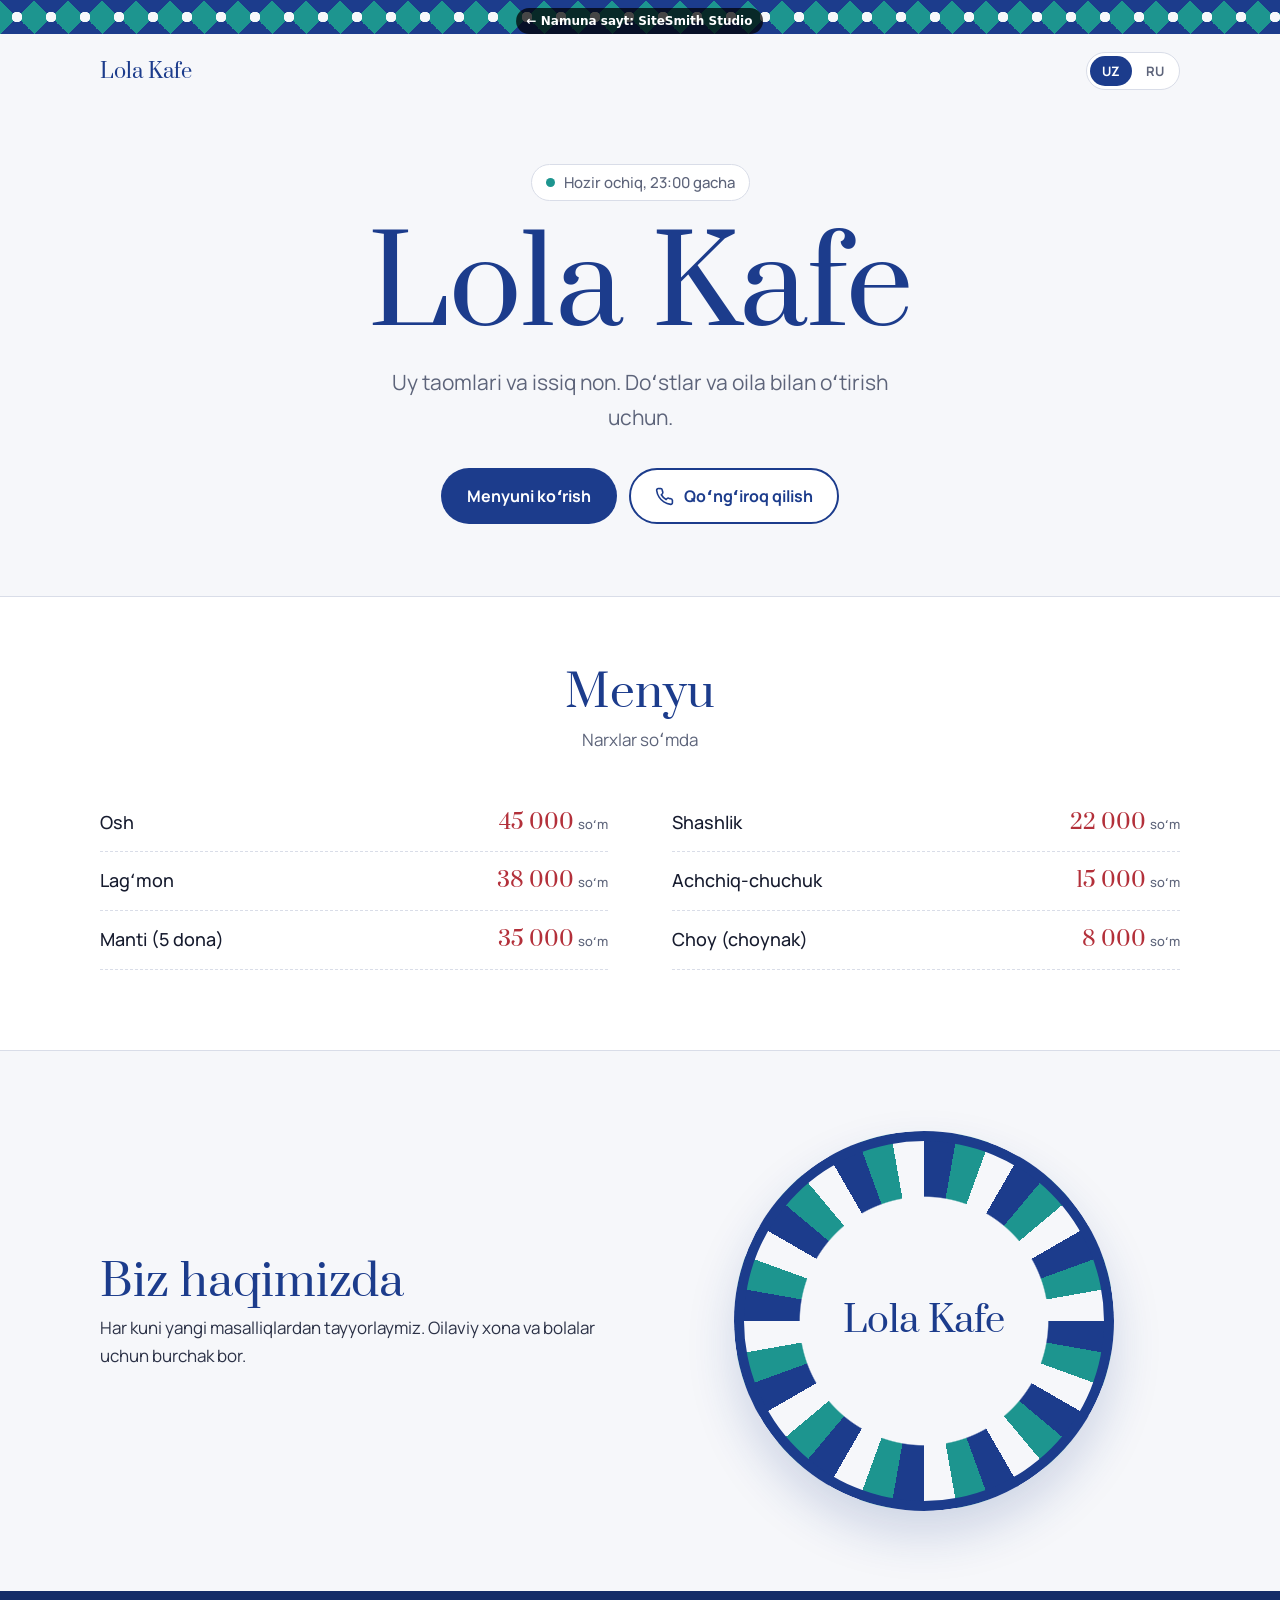
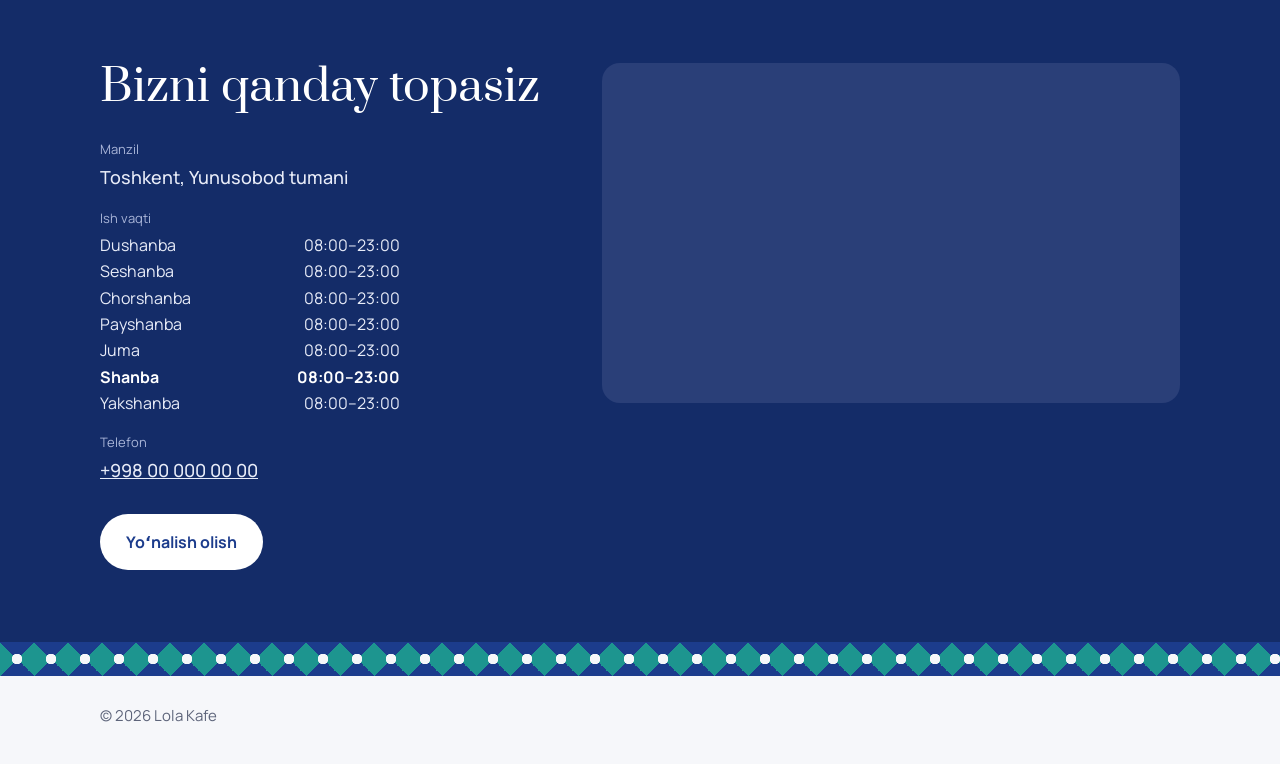
<file: demo/cafe/index.html>
<!DOCTYPE html>
<html lang="uz">
<head>
<meta charset="utf-8">
<meta name="robots" content="noindex">
<meta name="viewport" content="width=device-width, initial-scale=1">
<title>Lola Kafe | Namuna sayt</title>
<meta name="description" content="Namuna sayt: SiteSmith Studio">
<link rel="preconnect" href="https://fonts.googleapis.com">
<link rel="preconnect" href="https://fonts.gstatic.com" crossorigin>
<link href="https://fonts.googleapis.com/css2?family=Prata&family=Manrope:wght@400;500;700&display=swap" rel="stylesheet">
<style>
  :root {
    /* Rishtan ceramics: cobalt and turquoise glaze on white clay, a pomegranate for the prices */
    --porcelain: #f6f7fa;
    --cobalt: #1c3c8c;
    --cobalt-deep: #142c68;
    --turq: #1d958f;
    --pomegranate: #b3303a;
    --ink: #161b2e;
    --muted: #5d647a;
    --line: #d9dde8;
    --display: "Prata", Georgia, serif;
    --body: "Manrope", "Segoe UI", system-ui, sans-serif;
  }
  * { box-sizing: border-box; }
  html { scroll-behavior: smooth; }
  @media (prefers-reduced-motion: reduce) { html { scroll-behavior: auto; } }
  body { margin: 0; background: var(--porcelain); color: var(--ink); font: 17px/1.65 var(--body); }
  a { color: inherit; }
  :focus-visible { outline: 3px solid var(--turq); outline-offset: 3px; border-radius: 4px; }
  .wrap { width: min(1080px, 100% - 40px); margin-inline: auto; }

  /* the tile band: a glazed border like the rim of a plate */
  .tiles { height: 34px; background-color: var(--cobalt);
    background-image:
      radial-gradient(circle at 50% 50%, var(--porcelain) 0 5px, transparent 5.5px),
      conic-gradient(from 45deg at 50% 50%, var(--turq) 0 25%, transparent 0 50%, var(--turq) 0 75%, transparent 0);
    background-size: 34px 34px, 34px 34px; }

  header.top .wrap { display: flex; justify-content: space-between; align-items: center; padding-block: 18px; }
  .mark { font: 20px var(--display); text-decoration: none; color: var(--cobalt); }
  .langs { display: flex; gap: 2px; border: 1px solid var(--line); padding: 3px; border-radius: 999px; background: #fff; }
  .langs button { border: 0; background: none; font: 700 13px var(--body); padding: 6px 12px; border-radius: 999px;
                  cursor: pointer; color: var(--muted); }
  .langs button[aria-pressed="true"] { background: var(--cobalt); color: #fff; }

  .hero { text-align: center; padding: 56px 0 72px; }
  .status { display: inline-flex; align-items: center; gap: 9px; font: 500 15px var(--body); color: var(--muted);
            padding: 7px 14px; border: 1px solid var(--line); border-radius: 999px; background: #fff; }
  .status i { width: 9px; height: 9px; border-radius: 50%; background: var(--turq); }
  .status.closed i { background: var(--pomegranate); }
  .hero h1 { font: clamp(48px, 10vw, 120px)/1 var(--display); color: var(--cobalt); margin: 26px auto 18px;
             max-width: 14ch; overflow-wrap: anywhere; }
  .hero .tag { font-size: clamp(18px, 2.2vw, 21px); color: var(--muted); max-width: 40ch; margin: 0 auto 34px; }
  .actions { display: flex; flex-wrap: wrap; justify-content: center; gap: 12px; }
  .btn { display: inline-flex; align-items: center; gap: 10px; text-decoration: none; font: 700 16px var(--body);
         padding: 15px 24px; border-radius: 999px; border: 2px solid transparent; }
  .btn svg { width: 19px; height: 19px; flex: none; }
  .btn.main { background: var(--cobalt); color: #fff; }
  .btn.main:hover { background: var(--cobalt-deep); }
  .btn.line { border-color: var(--cobalt); color: var(--cobalt); background: #fff; }
  .btn.line:hover { background: #eef1fa; }

  /* the menu: printed like a card left on the table */
  .menu-sec { background: #fff; border-block: 1px solid var(--line); padding: 72px 0 80px; }
  h2 { font: clamp(30px, 4vw, 44px)/1.1 var(--display); color: var(--cobalt); margin: 0 0 8px; text-align: center; }
  .sub { text-align: center; color: var(--muted); margin: 0 0 40px; }
  .menu { columns: 2 340px; column-gap: 64px; }
  .dish { break-inside: avoid; display: grid; grid-template-columns: 1fr auto; gap: 4px 16px; padding: 14px 0;
          border-bottom: 1px dashed var(--line); }
  .dish .name { font-weight: 500; font-size: 18px; }
  .dish .price { font: 21px var(--display); color: var(--pomegranate); white-space: nowrap; }
  .dish .price small { font: 500 13px var(--body); color: var(--muted); margin-left: 4px; }

  .about { padding: 80px 0; display: grid; grid-template-columns: 1fr 1fr; gap: 56px; align-items: center; }
  .about h2, .about .sub { text-align: left; }
  .about p { margin: 0 0 14px; color: #2c3247; max-width: 58ch; }
  .plate { aspect-ratio: 1; border-radius: 50%; max-width: 380px; width: 100%; justify-self: center;
           background:
             radial-gradient(circle, var(--porcelain) 0 46%, transparent 46.5%),
             repeating-conic-gradient(var(--cobalt) 0 10deg, var(--turq) 10deg 20deg, var(--porcelain) 20deg 30deg);
           box-shadow: inset 0 0 0 10px var(--cobalt), 0 24px 48px rgba(28,60,140,.18);
           display: grid; place-items: center; }
  .plate span { font: clamp(26px, 4vw, 36px)/1.1 var(--display); color: var(--cobalt); text-align: center; max-width: 7ch; }

  .reviews { padding: 0 0 80px; }
  .quotes { display: grid; grid-template-columns: repeat(auto-fit, minmax(260px, 1fr)); gap: 18px; margin-top: 32px; }
  blockquote { margin: 0; padding: 24px; background: #fff; border: 1px solid var(--line); border-radius: 18px; }
  blockquote p { margin: 0 0 10px; font-size: 16px; }
  blockquote cite { font-style: normal; color: var(--muted); font-size: 14px; }

  .where { background: var(--cobalt-deep); color: #e8ecf8; padding: 72px 0; }
  .where h2 { color: #fff; text-align: left; margin-bottom: 28px; }
  .where-grid { display: grid; grid-template-columns: 1fr 1.25fr; gap: 40px; }
  dl { margin: 0 0 28px; display: grid; gap: 16px; }
  dt { font-size: 13px; color: #a9b5d8; }
  dd { margin: 2px 0 0; font-size: 18px; font-weight: 500; }
  .hours div { display: flex; justify-content: space-between; max-width: 300px; font-size: 16px; font-weight: 400; }
  .hours .today { font-weight: 700; color: #fff; }
  .map { border: 0; width: 100%; min-height: 340px; border-radius: 18px; background: #2a3f78; }
  .btn.light { background: #fff; color: var(--cobalt); }

  footer { padding: 28px 0 110px; color: var(--muted); font-size: 15px; }
  footer .wrap { display: flex; flex-wrap: wrap; justify-content: space-between; gap: 10px; }
  .dock { position: fixed; inset: auto 12px 12px 12px; z-index: 5; display: none; gap: 8px; }
  .dock .btn { flex: 1; justify-content: center; padding: 14px; box-shadow: 0 8px 24px rgba(22,27,46,.25); }

  @media (max-width: 860px) {
    .about, .where-grid { grid-template-columns: 1fr; gap: 32px; }
    .plate { max-width: 240px; order: -1; }
    .dock { display: flex; }
    .hero .actions { display: none; }
  }
  @media (min-width: 861px) { footer { padding-bottom: 36px; } }
  [hidden] { display: none !important; }
</style>
</head>
<body>
<div class="tiles" aria-hidden="true"></div>
<header class="top">
  <div class="wrap">
    <a class="mark" href="#top" data-k="name"></a>
    <div class="langs" role="group" aria-label="Til / Язык">
      <button type="button" data-lang="uz">UZ</button>
      <button type="button" data-lang="ru">RU</button>
    </div>
  </div>
</header>

<main id="top">
  <section class="hero wrap">
    <div class="status" id="status" role="status"><i></i><span></span></div>
    <h1 data-k="name"></h1>
    <p class="tag" data-t="tagline"></p>
    <div class="actions">
      <a class="btn main" href="#menu"><span data-ui="see_menu"></span></a>
      <a class="btn line" data-href="tel"><svg viewBox="0 0 24 24" fill="none" stroke="currentColor" stroke-width="2"><path d="M22 16.9v3a2 2 0 0 1-2.2 2 19.8 19.8 0 0 1-8.6-3.1 19.5 19.5 0 0 1-6-6A19.8 19.8 0 0 1 2.1 4.2 2 2 0 0 1 4.1 2h3a2 2 0 0 1 2 1.7c.1.9.4 1.8.7 2.7a2 2 0 0 1-.5 2.1L8 9.8a16 16 0 0 0 6 6l1.3-1.3a2 2 0 0 1 2.1-.4c.9.3 1.8.6 2.7.7a2 2 0 0 1 1.7 2z"/></svg><span data-ui="call"></span></a>
      <a class="btn line" data-href="telegram" target="_blank" rel="noopener"><svg viewBox="0 0 24 24" fill="currentColor"><path d="M21.9 4.3 18.7 19.4c-.2 1-.9 1.3-1.7.8l-4.8-3.5-2.3 2.2c-.3.3-.5.5-1 .5l.3-4.9 8.9-8c.4-.3-.1-.5-.6-.2L6.5 13.2 1.8 11.7c-1-.3-1-1 .2-1.5l18.5-7.1c.9-.3 1.6.2 1.4 1.2z"/></svg><span data-ui="order"></span></a>
    </div>
  </section>

  <section class="menu-sec" id="menu" aria-labelledby="h-menu">
    <div class="wrap">
      <h2 id="h-menu" data-ui="menu"></h2>
      <p class="sub" data-ui="menu_sub"></p>
      <div class="menu" id="board"></div>
    </div>
  </section>

  <section class="wrap about" aria-labelledby="h-about">
    <div>
      <h2 id="h-about" data-ui="about"></h2>
      <div id="about"></div>
    </div>
    <div class="plate" aria-hidden="true"><span data-k="name"></span></div>
  </section>

  <section class="wrap reviews" id="reviews-box" aria-labelledby="h-reviews" hidden>
    <h2 id="h-reviews" data-ui="reviews"></h2>
    <div class="quotes" id="reviews"></div>
  </section>

  <section class="where" aria-labelledby="h-where">
    <div class="wrap where-grid">
      <div>
        <h2 id="h-where" data-ui="where"></h2>
        <dl>
          <div><dt data-ui="address"></dt><dd data-t="address"></dd></div>
          <div id="landmark-box"><dt data-ui="landmark"></dt><dd data-t="landmark"></dd></div>
          <div><dt data-ui="hours"></dt><dd class="hours" id="hours"></dd></div>
          <div><dt data-ui="phone"></dt><dd><a data-href="tel" data-k="phone"></a></dd></div>
        </dl>
        <a class="btn light" id="route" target="_blank" rel="noopener"><span data-ui="route"></span></a>
      </div>
      <iframe class="map" id="map" loading="lazy" referrerpolicy="no-referrer-when-downgrade" title="Map"></iframe>
    </div>
  </section>
</main>
<div class="tiles" aria-hidden="true"></div>

<footer>
  <div class="wrap">
    <span>© <span id="year"></span> <span data-k="name"></span></span>
    <span id="social"></span>
  </div>
</footer>

<div class="dock">
  <a class="btn main" data-href="tel"><span data-ui="call"></span></a>
  <a class="btn line" data-href="telegram" target="_blank" rel="noopener">Telegram</a>
</div>

<!-- Jarvis fills this block; everything above stays as designed. -->
<script type="application/json" id="site-data">
{
  "name": "Lola Kafe",
  "lang": "uz",
  "tagline": {"uz": "Uy taomlari va issiq non. Doʻstlar va oila bilan oʻtirish uchun.",
              "ru": "Домашняя кухня и горячие лепёшки. Для встреч с друзьями и семьёй."},
  "about": {"uz": "Har kuni yangi masalliqlardan tayyorlaymiz. Oilaviy xona va bolalar uchun burchak bor.",
            "ru": "Готовим каждый день из свежих продуктов. Есть семейный зал и детский уголок."},
  "phone": "+998 00 000 00 00",
  "telegram": "",
  "instagram": "",
  "address": {"uz": "Toshkent, Yunusobod tumani", "ru": "Ташкент, Юнусабадский район"},
  "landmark": {"uz": "", "ru": ""},
  "map": "Yunusobod, Tashkent",
  "open": "08:00",
  "close": "23:00",
  "days_off": [],
  "services": [
    {"name": {"uz": "Osh", "ru": "Плов"}, "price": 45000},
    {"name": {"uz": "Lagʻmon", "ru": "Лагман"}, "price": 38000},
    {"name": {"uz": "Manti (5 dona)", "ru": "Манты (5 шт.)"}, "price": 35000},
    {"name": {"uz": "Shashlik", "ru": "Шашлык"}, "price": 22000},
    {"name": {"uz": "Achchiq-chuchuk", "ru": "Ачичук"}, "price": 15000},
    {"name": {"uz": "Choy (choynak)", "ru": "Чай (чайник)"}, "price": 8000}
  ],
  "masters": [],
  "reviews": []
}
</script>

<script>
(() => {
  const D = JSON.parse(document.getElementById("site-data").textContent);
  const UI = {
    uz: { call: "Qoʻngʻiroq qilish", order: "Telegram orqali buyurtma", see_menu: "Menyuni koʻrish",
          menu: "Menyu", menu_sub: "Narxlar soʻmda", about: "Biz haqimizda", reviews: "Mehmonlar fikri",
          where: "Bizni qanday topasiz", address: "Manzil", landmark: "Moʻljal", hours: "Ish vaqti", phone: "Telefon",
          route: "Yoʻnalish olish", currency: "soʻm",
          open_now: (c) => `Hozir ochiq, ${c} gacha`, closed_now: (o) => `Hozir yopiq. ${o} da ochiladi`,
          day_off: "Bugun dam olish kuni", off: "dam olish",
          days: ["Yakshanba", "Dushanba", "Seshanba", "Chorshanba", "Payshanba", "Juma", "Shanba"] },
    en: { call: "Call us", order: "Order on Telegram", see_menu: "See the menu",
          menu: "Menu", menu_sub: "Fresh every day", about: "About us", reviews: "What guests say",
          where: "Find us", address: "Address", landmark: "Landmark", hours: "Opening hours", phone: "Phone",
          route: "Get directions", currency: "",
          open_now: (c) => `Open now until ${c}`, closed_now: (o) => `Closed now. Opens at ${o}`,
          day_off: "Closed today", off: "closed",
          days: ["Sunday", "Monday", "Tuesday", "Wednesday", "Thursday", "Friday", "Saturday"] },
    ru: { call: "Позвонить", order: "Заказать в Telegram", see_menu: "Смотреть меню",
          menu: "Меню", menu_sub: "Цены в сумах", about: "О нас", reviews: "Отзывы гостей",
          where: "Как нас найти", address: "Адрес", landmark: "Ориентир", hours: "Режим работы", phone: "Телефон",
          route: "Построить маршрут", currency: "сум",
          open_now: (c) => `Сейчас открыто, до ${c}`, closed_now: (o) => `Сейчас закрыто. Откроемся в ${o}`,
          day_off: "Сегодня выходной", off: "выходной",
          days: ["Воскресенье", "Понедельник", "Вторник", "Среда", "Четверг", "Пятница", "Суббота"] }
  };
  const tr = (v, lang) => (v && typeof v === "object") ? (v[lang] || v.uz || v.ru || v.en || "") : (v || "");
  const USD = D.currency === "USD";
  const money = (n) => USD ? "$" + Number(n).toLocaleString("en-US", { minimumFractionDigits: n % 1 ? 2 : 0 }) : Number(n).toLocaleString("ru-RU").replace(/\u00a0/g, " ");
  const el = (tag, cls, text) => { const e = document.createElement(tag); if (cls) e.className = cls; if (text != null) e.textContent = text; return e; };
  function tashkentNow() {
    const parts = new Intl.DateTimeFormat("en-GB", { timeZone: D.tz || "Asia/Tashkent", weekday: "short", hour: "2-digit", minute: "2-digit", hour12: false }).formatToParts(new Date());
    const get = (t) => parts.find((p) => p.type === t).value;
    return { day: ["Sun", "Mon", "Tue", "Wed", "Thu", "Fri", "Sat"].indexOf(get("weekday")), minutes: (+get("hour") % 24) * 60 + +get("minute") };
  }
  const clock = (t, lang) => {
    if (lang !== "en") return t;
    const [h, m] = String(t).split(":").map(Number);
    return `${(h % 12) || 12}${m ? ":" + String(m).padStart(2, "0") : ""} ${h < 12 || h === 24 ? "AM" : "PM"}`;
  };
  const toMin = (s) => { const [h, m] = String(s).split(":").map(Number); return h * 60 + (m || 0); };
  function openNow(now, off) {
    if (off.has(now.day)) return false;
    const o = toMin(D.open), c = toMin(D.close);
    return c > o ? now.minutes >= o && now.minutes < c : now.minutes >= o || now.minutes < c;   // past midnight too
  }

  function render(lang) {
    const L = UI[lang];
    document.documentElement.lang = lang;
    document.title = `${D.name} | ${L.menu}`;
    document.querySelectorAll("[data-k]").forEach((e) => { e.textContent = D[e.dataset.k] || ""; });
    document.querySelectorAll("[data-t]").forEach((e) => { e.textContent = tr(D[e.dataset.t], lang); });
    document.querySelectorAll("[data-ui]").forEach((e) => { e.textContent = L[e.dataset.ui]; });
    document.querySelectorAll(".langs button").forEach((b) => b.setAttribute("aria-pressed", String(b.dataset.lang === lang)));
    const tel = "tel:" + String(D.phone || "").replace(/[^\d+]/g, "");
    document.querySelectorAll('[data-href="tel"]').forEach((a) => a.href = tel);
    document.querySelectorAll('[data-href="telegram"]').forEach((a) => {
      a.href = D.telegram ? "https://t.me/" + D.telegram.replace(/^@/, "") : tel; a.hidden = !D.telegram; });

    document.getElementById("board").replaceChildren(...(D.services || []).map((s) => {
      const row = el("div", "dish");
      const price = el("div", "price", money(s.price));
      price.append(el("small", null, L.currency));
      row.append(el("div", "name", tr(s.name, lang)), price);
      return row;
    }));
    document.getElementById("about").replaceChildren(...tr(D.about, lang).split(/\n+/).filter(Boolean).map((p) => el("p", null, p)));

    const reviews = (D.reviews || []).filter((r) => tr(r.text, lang));
    document.getElementById("reviews-box").hidden = !reviews.length;
    document.getElementById("reviews").replaceChildren(...reviews.map((r) => {
      const q = el("blockquote"); q.append(el("p", null, tr(r.text, lang)), el("cite", null, r.name || "")); return q; }));

    document.getElementById("landmark-box").hidden = !tr(D.landmark, lang);
    const now = tashkentNow(), off = new Set(D.days_off || []);
    document.getElementById("hours").replaceChildren(...[1, 2, 3, 4, 5, 6, 0].map((d) => {
      const line = el("div", d === now.day ? "today" : null);
      line.append(el("span", null, L.days[d]), el("span", null, off.has(d) ? L.off : `${clock(D.open, lang)}–${clock(D.close, lang)}`));
      return line;
    }));
    const isOpen = openNow(now, off), status = document.getElementById("status");
    status.classList.toggle("closed", !isOpen);
    status.querySelector("span").textContent = isOpen ? L.open_now(clock(D.close, lang)) : off.has(now.day) ? L.day_off : L.closed_now(clock(D.open, lang));

    const q = encodeURIComponent(D.map || tr(D.address, "ru"));
    const map = document.getElementById("map"), src = `https://maps.google.com/maps?q=${q}&z=16&output=embed`;
    if (map.src !== src) map.src = src;
    document.getElementById("route").href = `https://www.google.com/maps/dir/?api=1&destination=${q}`;
    const social = document.getElementById("social"); social.replaceChildren();
    if (D.instagram) {
      const a = el("a", null, "Instagram: @" + D.instagram.replace(/^@/, ""));
      a.href = "https://instagram.com/" + D.instagram.replace(/^@/, ""); a.target = "_blank"; a.rel = "noopener"; social.append(a);
    }
    document.getElementById("year").textContent = new Date().getFullYear();
    try { localStorage.setItem("lang", lang); } catch (e) {}
  }
  const LANGS = (D.langs || ["uz", "ru"]).filter((l) => UI[l]);
  const switcher = document.querySelector(".langs");
  switcher.replaceChildren(...LANGS.map((l) => {
    const b = document.createElement("button"); b.type = "button"; b.dataset.lang = l; b.textContent = l.toUpperCase(); return b; }));
  switcher.hidden = LANGS.length < 2;
  let lang = D.lang || LANGS[0];
  try { lang = localStorage.getItem("lang") || lang; } catch (e) {}
  if (!LANGS.includes(lang)) lang = LANGS[0];
  document.querySelectorAll(".langs button").forEach((b) => b.addEventListener("click", () => render(b.dataset.lang)));
  render(lang);
})();
</script>
<a href="../../" style="position:fixed;left:50%;transform:translateX(-50%);top:8px;z-index:50;white-space:nowrap;font:600 12px/1 system-ui,sans-serif;color:#fff;background:rgba(0,0,0,.72);padding:7px 11px;border-radius:999px;text-decoration:none">← Namuna sayt: SiteSmith Studio</a>
</body>
</html>
</file>
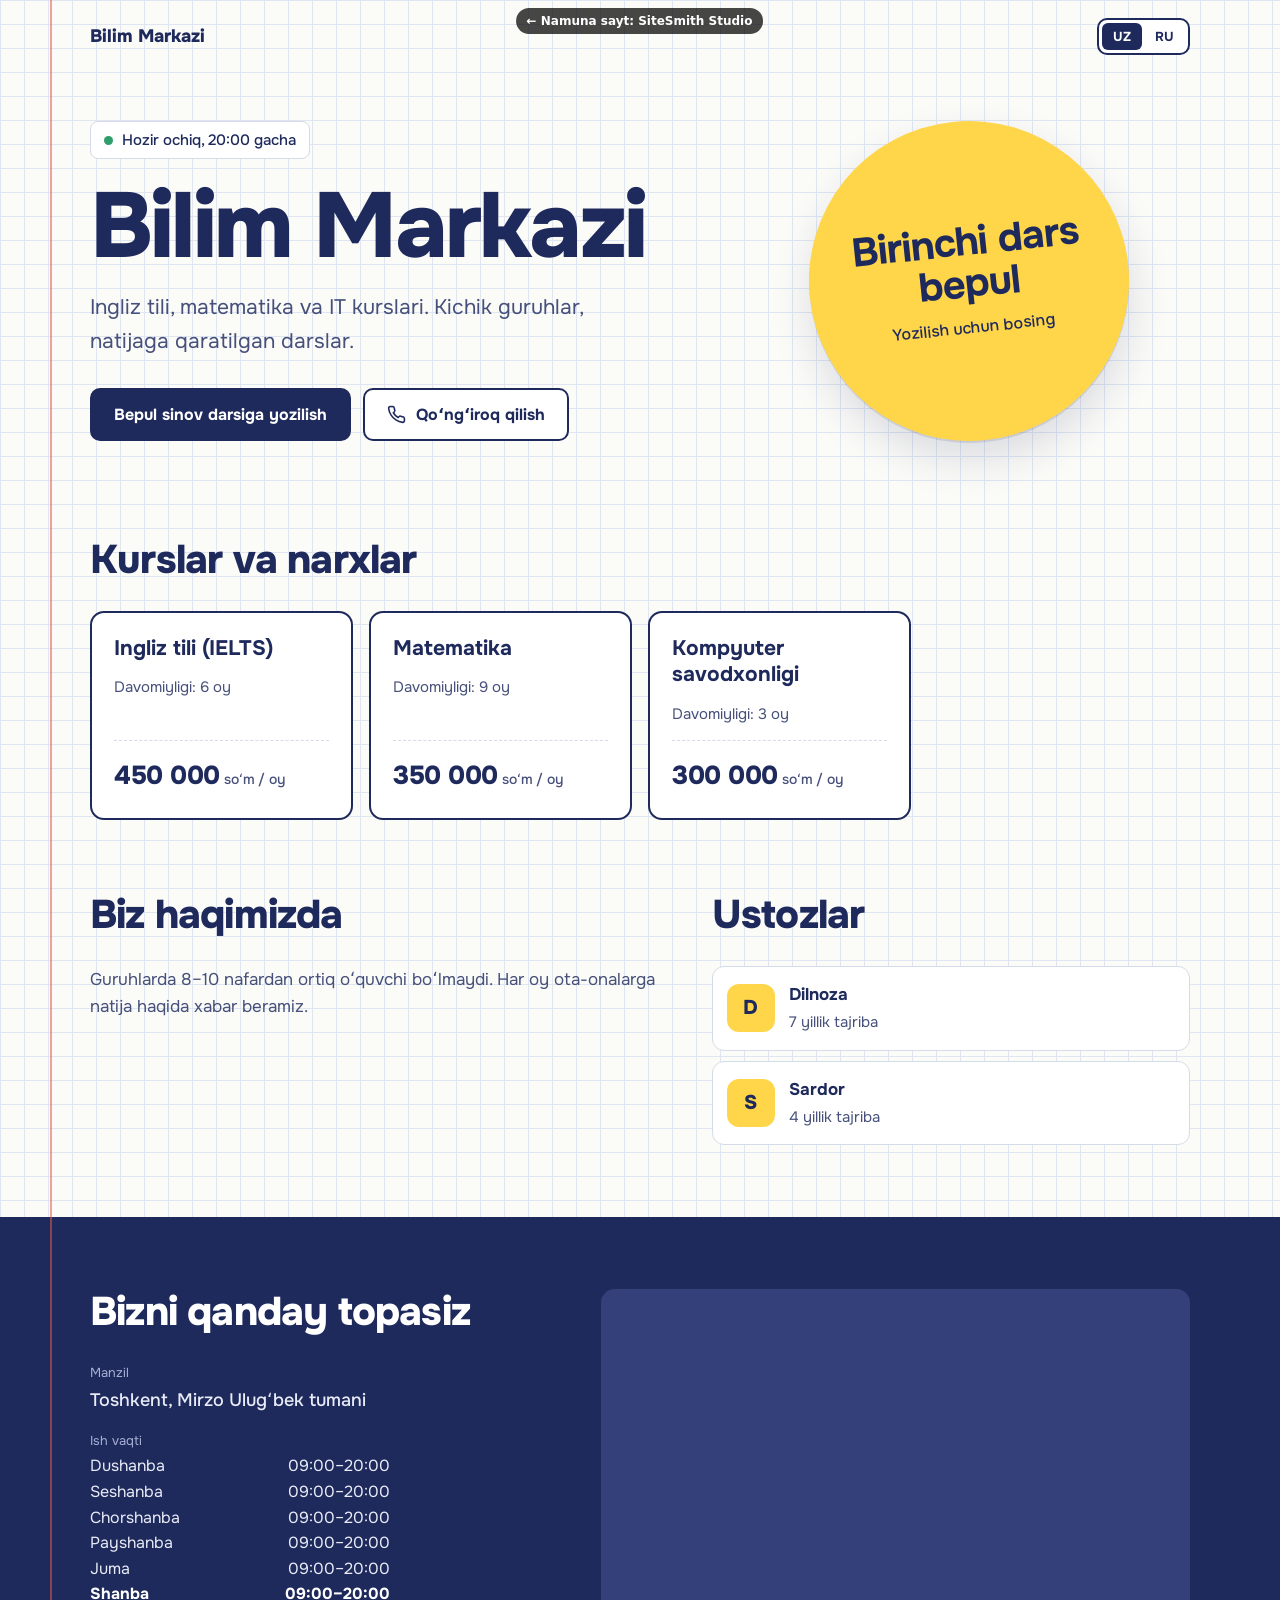
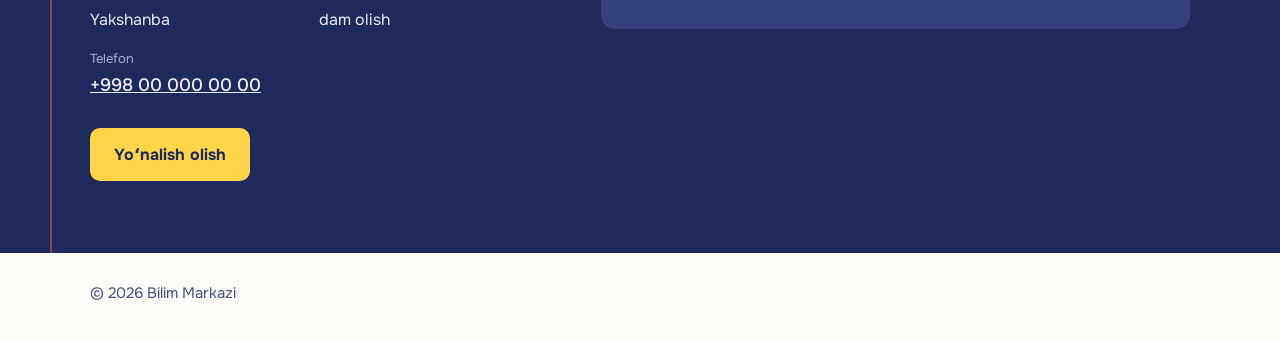
<file: demo/school/index.html>
<!DOCTYPE html>
<html lang="uz">
<head>
<meta charset="utf-8">
<meta name="robots" content="noindex">
<meta name="viewport" content="width=device-width, initial-scale=1">
<title>Bilim Markazi | Namuna sayt</title>
<meta name="description" content="Namuna sayt: SiteSmith Studio">
<link rel="preconnect" href="https://fonts.googleapis.com">
<link rel="preconnect" href="https://fonts.gstatic.com" crossorigin>
<link href="https://fonts.googleapis.com/css2?family=Onest:wght@400;500;700;800&display=swap" rel="stylesheet">
<style>
  :root {
    /* an exercise book: squared paper, blue ink, the red margin line, a yellow sticker */
    --paper: #fbfbf8;
    --grid: #dfe6f2;
    --ink: #1f2a5c;
    --ink-soft: #46507a;
    --margin: #e05a4f;
    --sticker: #ffd64a;
    --line: #d5dbe8;
    --font: "Onest", "Segoe UI", system-ui, sans-serif;
  }
  * { box-sizing: border-box; }
  html { scroll-behavior: smooth; }
  @media (prefers-reduced-motion: reduce) { html { scroll-behavior: auto; } }
  body { margin: 0; color: var(--ink); font: 17px/1.6 var(--font); background-color: var(--paper);
         background-image: linear-gradient(var(--grid) 1px, transparent 1px), linear-gradient(90deg, var(--grid) 1px, transparent 1px);
         background-size: 24px 24px; }
  a { color: inherit; }
  :focus-visible { outline: 3px solid var(--margin); outline-offset: 3px; border-radius: 4px; }
  .wrap { width: min(1100px, 100% - 40px); margin-inline: auto; }
  .page { position: relative; }
  .page::before { content: ""; position: absolute; top: 0; bottom: 0; left: max(16px, calc(50% - 590px)); width: 2px;
                  background: var(--margin); opacity: .55; pointer-events: none; }

  header.top .wrap { display: flex; justify-content: space-between; align-items: center; padding-block: 18px; }
  .mark { font-weight: 800; font-size: 18px; text-decoration: none; }
  .langs { display: flex; gap: 2px; background: #fff; border: 2px solid var(--ink); padding: 3px; border-radius: 10px; }
  .langs button { border: 0; background: none; font: 700 13px var(--font); padding: 5px 11px; border-radius: 6px; cursor: pointer; color: var(--ink); }
  .langs button[aria-pressed="true"] { background: var(--ink); color: #fff; }

  .hero { padding: 48px 0 72px; display: grid; grid-template-columns: 1.4fr 1fr; gap: 40px; align-items: center; }
  .status { display: inline-flex; align-items: center; gap: 9px; font-weight: 500; font-size: 15px; background: #fff;
            border: 1px solid var(--line); padding: 6px 13px; border-radius: 8px; }
  .status i { width: 9px; height: 9px; border-radius: 50%; background: #2f9e6a; }
  .status.closed i { background: var(--margin); }
  .hero h1 { font-weight: 800; font-size: clamp(42px, 7.5vw, 92px); line-height: 1; letter-spacing: -.03em; margin: 22px 0 18px;
             overflow-wrap: anywhere; }
  .hero .tag { font-size: clamp(18px, 2.2vw, 21px); color: var(--ink-soft); max-width: 36ch; margin: 0 0 30px; }
  .btn { display: inline-flex; align-items: center; gap: 10px; text-decoration: none; font: 700 16px var(--font);
         padding: 14px 22px; border-radius: 10px; border: 2px solid var(--ink); }
  .btn svg { width: 19px; height: 19px; flex: none; }
  .btn.main { background: var(--ink); color: #fff; }
  .btn.main:hover { background: #2c3a7a; }
  .btn.plain { background: #fff; }
  .btn.plain:hover { background: #f0f3fa; }
  .actions { display: flex; flex-wrap: wrap; gap: 12px; }

  /* the sticker: the free trial lesson is the offer */
  .sticker { justify-self: center; width: min(320px, 100%); aspect-ratio: 1; background: var(--sticker); border-radius: 50%;
             display: grid; place-items: center; text-align: center; padding: 34px; transform: rotate(-6deg);
             box-shadow: 0 2px 0 rgba(31,42,92,.12), 0 18px 40px rgba(31,42,92,.15); text-decoration: none; }
  .sticker b { display: block; font-size: clamp(28px, 3.6vw, 40px); line-height: 1.05; letter-spacing: -.02em; }
  .sticker span { display: block; margin-top: 10px; font-weight: 500; font-size: 16px; }
  .sticker:hover { transform: rotate(-3deg); }
  @media (prefers-reduced-motion: no-preference) { .sticker { transition: transform .2s; } }

  section h2 { font-weight: 800; font-size: clamp(28px, 3.6vw, 40px); letter-spacing: -.02em; line-height: 1.15; margin: 0 0 28px; }
  .courses-sec { padding: 24px 0 72px; }
  .courses { display: grid; grid-template-columns: repeat(auto-fill, minmax(250px, 1fr)); gap: 16px; }
  .course { background: #fff; border: 2px solid var(--ink); border-radius: 14px; padding: 22px; display: flex; flex-direction: column; gap: 14px; }
  .course h3 { margin: 0; font-size: 21px; line-height: 1.25; }
  .course .length { color: var(--ink-soft); font-size: 15px; }
  .course .price { margin-top: auto; padding-top: 14px; border-top: 1px dashed var(--line); font-weight: 800; font-size: 26px; letter-spacing: -.01em; }
  .course .price small { font-weight: 500; font-size: 14px; color: var(--ink-soft); margin-left: 4px; }

  .about { padding: 0 0 72px; display: grid; grid-template-columns: 1.2fr 1fr; gap: 48px; align-items: start; }
  .about p { margin: 0 0 14px; color: var(--ink-soft); max-width: 60ch; }
  .teachers { display: grid; gap: 10px; }
  .teacher { display: flex; align-items: center; gap: 14px; background: #fff; border: 1px solid var(--line); border-radius: 12px; padding: 14px; }
  .initial { width: 48px; height: 48px; border-radius: 12px; display: grid; place-items: center; background: var(--sticker);
             font-weight: 800; font-size: 20px; flex: none; }
  .teacher b { display: block; }
  .teacher span { color: var(--ink-soft); font-size: 15px; }

  .reviews { padding: 0 0 72px; }
  .quotes { display: grid; grid-template-columns: repeat(auto-fit, minmax(260px, 1fr)); gap: 16px; }
  blockquote { margin: 0; background: #fff; border: 1px solid var(--line); border-radius: 12px; padding: 22px; }
  blockquote p { margin: 0 0 10px; }
  blockquote cite { font-style: normal; color: var(--ink-soft); font-size: 15px; }

  .where { background: var(--ink); color: #e9ecf7; padding: 72px 0; }
  .where h2 { color: #fff; }
  .where-grid { display: grid; grid-template-columns: 1fr 1.25fr; gap: 40px; }
  dl { margin: 0 0 28px; display: grid; gap: 16px; }
  dt { font-size: 13px; color: #a8b0d4; }
  dd { margin: 2px 0 0; font-size: 18px; font-weight: 500; }
  .hours div { display: flex; justify-content: space-between; max-width: 300px; font-size: 16px; font-weight: 400; }
  .hours .today { font-weight: 700; color: #fff; }
  .map { border: 0; width: 100%; min-height: 340px; border-radius: 14px; background: #33407a; }
  .btn.sun { background: var(--sticker); border-color: var(--sticker); color: var(--ink); }

  footer { padding: 28px 0 110px; color: var(--ink-soft); font-size: 15px; background: var(--paper); }
  footer .wrap { display: flex; flex-wrap: wrap; justify-content: space-between; gap: 10px; }
  .dock { position: fixed; inset: auto 12px 12px 12px; z-index: 5; display: none; gap: 8px; }
  .dock .btn { flex: 1; justify-content: center; padding: 13px; box-shadow: 0 8px 24px rgba(31,42,92,.25); }

  .hero:has(.sticker[hidden]) { grid-template-columns: 1fr; }
  @media (max-width: 860px) {
    .hero, .about, .where-grid { grid-template-columns: 1fr; gap: 32px; }
    .sticker { width: 220px; padding: 24px; }
    .hero .actions { display: none; }
    .dock { display: flex; }
  }
  @media (min-width: 861px) { footer { padding-bottom: 36px; } }
  [hidden] { display: none !important; }
</style>
</head>
<body>
<div class="page">
<header class="top">
  <div class="wrap">
    <a class="mark" href="#top" data-k="name"></a>
    <div class="langs" role="group" aria-label="Til / Язык">
      <button type="button" data-lang="uz">UZ</button>
      <button type="button" data-lang="ru">RU</button>
    </div>
  </div>
</header>

<main id="top">
  <section class="wrap hero">
    <div>
      <div class="status" id="status" role="status"><i></i><span></span></div>
      <h1 data-k="name"></h1>
      <p class="tag" data-t="tagline"></p>
      <div class="actions">
        <a class="btn main" data-href="signup" target="_blank" rel="noopener"><span data-ui="trial"></span></a>
        <a class="btn plain" data-href="tel"><svg viewBox="0 0 24 24" fill="none" stroke="currentColor" stroke-width="2"><path d="M22 16.9v3a2 2 0 0 1-2.2 2 19.8 19.8 0 0 1-8.6-3.1 19.5 19.5 0 0 1-6-6A19.8 19.8 0 0 1 2.1 4.2 2 2 0 0 1 4.1 2h3a2 2 0 0 1 2 1.7c.1.9.4 1.8.7 2.7a2 2 0 0 1-.5 2.1L8 9.8a16 16 0 0 0 6 6l1.3-1.3a2 2 0 0 1 2.1-.4c.9.3 1.8.6 2.7.7a2 2 0 0 1 1.7 2z"/></svg><span data-ui="call"></span></a>
      </div>
    </div>
    <a class="sticker" data-href="signup" target="_blank" rel="noopener"><div><b data-ui="sticker_big"></b><span data-ui="sticker_small"></span></div></a>
  </section>

  <section class="courses-sec" aria-labelledby="h-courses">
    <div class="wrap">
      <h2 id="h-courses" data-ui="courses"></h2>
      <div class="courses" id="board"></div>
    </div>
  </section>

  <section class="wrap about" aria-labelledby="h-about">
    <div>
      <h2 id="h-about" data-ui="about"></h2>
      <div id="about"></div>
    </div>
    <div id="masters-box">
      <h2 data-ui="teachers"></h2>
      <div class="teachers" id="masters"></div>
    </div>
  </section>

  <section class="wrap reviews" id="reviews-box" aria-labelledby="h-reviews" hidden>
    <h2 id="h-reviews" data-ui="reviews"></h2>
    <div class="quotes" id="reviews"></div>
  </section>

  <section class="where" aria-labelledby="h-where">
    <div class="wrap where-grid">
      <div>
        <h2 id="h-where" data-ui="where"></h2>
        <dl>
          <div><dt data-ui="address"></dt><dd data-t="address"></dd></div>
          <div id="landmark-box"><dt data-ui="landmark"></dt><dd data-t="landmark"></dd></div>
          <div><dt data-ui="hours"></dt><dd class="hours" id="hours"></dd></div>
          <div><dt data-ui="phone"></dt><dd><a data-href="tel" data-k="phone"></a></dd></div>
        </dl>
        <a class="btn sun" id="route" target="_blank" rel="noopener"><span data-ui="route"></span></a>
      </div>
      <iframe class="map" id="map" loading="lazy" referrerpolicy="no-referrer-when-downgrade" title="Map"></iframe>
    </div>
  </section>
</main>
</div>

<footer>
  <div class="wrap">
    <span>© <span id="year"></span> <span data-k="name"></span></span>
    <span id="social"></span>
  </div>
</footer>

<div class="dock">
  <a class="btn main" data-href="signup" target="_blank" rel="noopener"><span data-ui="trial_short"></span></a>
  <a class="btn plain" data-href="tel"><span data-ui="call"></span></a>
</div>

<!-- Jarvis fills this block; everything above stays as designed. -->
<script type="application/json" id="site-data">
{
  "name": "Bilim Markazi",
  "lang": "uz",
  "tagline": {"uz": "Ingliz tili, matematika va IT kurslari. Kichik guruhlar, natijaga qaratilgan darslar.",
              "ru": "Английский, математика и IT. Небольшие группы, занятия на результат."},
  "about": {"uz": "Guruhlarda 8–10 nafardan ortiq oʻquvchi boʻlmaydi. Har oy ota-onalarga natija haqida xabar beramiz.",
            "ru": "В группах не больше 8–10 учеников. Каждый месяц сообщаем родителям о результатах."},
  "phone": "+998 00 000 00 00",
  "telegram": "",
  "instagram": "",
  "address": {"uz": "Toshkent, Mirzo Ulugʻbek tumani", "ru": "Ташкент, Мирзо-Улугбекский район"},
  "landmark": {"uz": "", "ru": ""},
  "map": "Mirzo Ulugbek, Tashkent",
  "open": "09:00",
  "close": "20:00",
  "days_off": [0],
  "free_trial": true,
  "services": [
    {"name": {"uz": "Ingliz tili (IELTS)", "ru": "Английский (IELTS)"}, "price": 450000, "minutes": 6},
    {"name": {"uz": "Matematika", "ru": "Математика"}, "price": 350000, "minutes": 9},
    {"name": {"uz": "Kompyuter savodxonligi", "ru": "Компьютерная грамотность"}, "price": 300000, "minutes": 3}
  ],
  "masters": [{"name": "Dilnoza", "years": 7}, {"name": "Sardor", "years": 4}],
  "reviews": []
}
</script>

<script>
(() => {
  const D = JSON.parse(document.getElementById("site-data").textContent);
  const plural = (n, one, few, many) => n % 10 === 1 && n % 100 !== 11 ? one : [2, 3, 4].includes(n % 10) && ![12, 13, 14].includes(n % 100) ? few : many;
  const UI = {
    uz: { call: "Qoʻngʻiroq qilish", trial: "Bepul sinov darsiga yozilish", trial_short: "Sinov darsi",
          enrol: "Kursga yozilish", enrol_short: "Yozilish",
          sticker_big: "Birinchi dars bepul", sticker_small: "Yozilish uchun bosing",
          courses: "Kurslar va narxlar", per_month: "soʻm / oy", length: (n) => `Davomiyligi: ${n} oy`,
          about: "Biz haqimizda", teachers: "Ustozlar", reviews: "Oʻquvchilar fikri",
          where: "Bizni qanday topasiz", address: "Manzil", landmark: "Moʻljal", hours: "Ish vaqti", phone: "Telefon",
          route: "Yoʻnalish olish", years: (n) => `${n} yillik tajriba`,
          open_now: (c) => `Hozir ochiq, ${c} gacha`, closed_now: (o) => `Hozir yopiq. ${o} da ochiladi`,
          day_off: "Bugun dam olish kuni", off: "dam olish",
          days: ["Yakshanba", "Dushanba", "Seshanba", "Chorshanba", "Payshanba", "Juma", "Shanba"] },
    en: { call: "Call us", trial: "Book a free trial lesson", trial_short: "Free trial",
          enrol: "Enrol in a course", enrol_short: "Enrol",
          sticker_big: "First lesson free", sticker_small: "Tap to book",
          courses: "Courses & prices", per_month: "/ month", length: (n) => `Length: ${n} ${n === 1 ? "month" : "months"}`,
          about: "About us", teachers: "Teachers", reviews: "What students say",
          where: "Find us", address: "Address", landmark: "Landmark", hours: "Opening hours", phone: "Phone",
          route: "Get directions", years: (n) => `${n} ${n === 1 ? "year" : "years"} of experience`,
          open_now: (c) => `Open now until ${c}`, closed_now: (o) => `Closed now. Opens at ${o}`,
          day_off: "Closed today", off: "closed",
          days: ["Sunday", "Monday", "Tuesday", "Wednesday", "Thursday", "Friday", "Saturday"] },
    ru: { call: "Позвонить", trial: "Записаться на бесплатный урок", trial_short: "Пробный урок",
          enrol: "Записаться на курс", enrol_short: "Записаться",
          sticker_big: "Первый урок бесплатно", sticker_small: "Нажмите, чтобы записаться",
          courses: "Курсы и цены", per_month: "сум / мес.", length: (n) => `Длительность: ${n} ${plural(n, "месяц", "месяца", "месяцев")}`,
          about: "О нас", teachers: "Преподаватели", reviews: "Отзывы учеников",
          where: "Как нас найти", address: "Адрес", landmark: "Ориентир", hours: "Режим работы", phone: "Телефон",
          route: "Построить маршрут", years: (n) => `Опыт ${n} ${plural(n, "год", "года", "лет")}`,
          open_now: (c) => `Сейчас открыто, до ${c}`, closed_now: (o) => `Сейчас закрыто. Откроемся в ${o}`,
          day_off: "Сегодня выходной", off: "выходной",
          days: ["Воскресенье", "Понедельник", "Вторник", "Среда", "Четверг", "Пятница", "Суббота"] }
  };
  const tr = (v, lang) => (v && typeof v === "object") ? (v[lang] || v.uz || v.ru || v.en || "") : (v || "");
  const USD = D.currency === "USD";
  const money = (n) => USD ? "$" + Number(n).toLocaleString("en-US", { minimumFractionDigits: n % 1 ? 2 : 0 }) : Number(n).toLocaleString("ru-RU").replace(/\u00a0/g, " ");
  const el = (tag, cls, text) => { const e = document.createElement(tag); if (cls) e.className = cls; if (text != null) e.textContent = text; return e; };
  function tashkentNow() {
    const parts = new Intl.DateTimeFormat("en-GB", { timeZone: D.tz || "Asia/Tashkent", weekday: "short", hour: "2-digit", minute: "2-digit", hour12: false }).formatToParts(new Date());
    const get = (t) => parts.find((p) => p.type === t).value;
    return { day: ["Sun", "Mon", "Tue", "Wed", "Thu", "Fri", "Sat"].indexOf(get("weekday")), minutes: (+get("hour") % 24) * 60 + +get("minute") };
  }
  const clock = (t, lang) => {
    if (lang !== "en") return t;
    const [h, m] = String(t).split(":").map(Number);
    return `${(h % 12) || 12}${m ? ":" + String(m).padStart(2, "0") : ""} ${h < 12 || h === 24 ? "AM" : "PM"}`;
  };
  const toMin = (s) => { const [h, m] = String(s).split(":").map(Number); return h * 60 + (m || 0); };

  function render(lang) {
    const L = UI[lang];
    document.documentElement.lang = lang;
    document.title = `${D.name} | ${L.courses}`;
    document.querySelectorAll("[data-k]").forEach((e) => { e.textContent = D[e.dataset.k] || ""; });
    document.querySelectorAll("[data-t]").forEach((e) => { e.textContent = tr(D[e.dataset.t], lang); });
    document.querySelectorAll("[data-ui]").forEach((e) => { e.textContent = typeof L[e.dataset.ui] === "string" ? L[e.dataset.ui] : ""; });
    document.querySelectorAll(".langs button").forEach((b) => b.setAttribute("aria-pressed", String(b.dataset.lang === lang)));
    const tel = "tel:" + String(D.phone || "").replace(/[^\d+]/g, "");
    const trial = D.free_trial !== false;     // only when the centre really gives a free first lesson
    document.querySelector(".sticker").hidden = !trial;
    document.querySelectorAll('[data-ui="trial"]').forEach((e) => e.textContent = trial ? L.trial : L.enrol);
    document.querySelectorAll('[data-ui="trial_short"]').forEach((e) => e.textContent = trial ? L.trial_short : L.enrol_short);
    const signup = D.telegram ? "https://t.me/" + D.telegram.replace(/^@/, "") : tel;   // sign up by Telegram, or by phone
    document.querySelectorAll('[data-href="tel"]').forEach((a) => a.href = tel);
    document.querySelectorAll('[data-href="signup"]').forEach((a) => { a.href = signup; if (!D.telegram) a.removeAttribute("target"); });

    document.getElementById("board").replaceChildren(...(D.services || []).map((s) => {
      const card = el("article", "course");
      card.append(el("h3", null, tr(s.name, lang)));
      if (s.minutes) card.append(el("div", "length", L.length(s.minutes)));
      const price = el("div", "price", money(s.price)); price.append(el("small", null, L.per_month));
      card.append(price);
      return card;
    }));
    document.getElementById("about").replaceChildren(...tr(D.about, lang).split(/\n+/).filter(Boolean).map((p) => el("p", null, p)));
    const masters = D.masters || [];
    document.getElementById("masters-box").hidden = !masters.length;
    document.getElementById("masters").replaceChildren(...masters.map((m) => {
      const box = el("div", "teacher"), who = el("div");
      who.append(el("b", null, m.name)); if (m.years) who.append(el("span", null, L.years(m.years)));
      box.append(el("div", "initial", (m.name || "?").trim()[0].toUpperCase()), who); return box;
    }));
    const reviews = (D.reviews || []).filter((r) => tr(r.text, lang));
    document.getElementById("reviews-box").hidden = !reviews.length;
    document.getElementById("reviews").replaceChildren(...reviews.map((r) => {
      const q = el("blockquote"); q.append(el("p", null, tr(r.text, lang)), el("cite", null, r.name || "")); return q; }));

    document.getElementById("landmark-box").hidden = !tr(D.landmark, lang);
    const now = tashkentNow(), off = new Set(D.days_off || []);
    document.getElementById("hours").replaceChildren(...[1, 2, 3, 4, 5, 6, 0].map((d) => {
      const line = el("div", d === now.day ? "today" : null);
      line.append(el("span", null, L.days[d]), el("span", null, off.has(d) ? L.off : `${clock(D.open, lang)}–${clock(D.close, lang)}`)); return line;
    }));
    const isOpen = !off.has(now.day) && now.minutes >= toMin(D.open) && now.minutes < toMin(D.close);
    const status = document.getElementById("status");
    status.classList.toggle("closed", !isOpen);
    status.querySelector("span").textContent = isOpen ? L.open_now(clock(D.close, lang)) : off.has(now.day) ? L.day_off : L.closed_now(clock(D.open, lang));

    const q = encodeURIComponent(D.map || tr(D.address, "ru"));
    const map = document.getElementById("map"), src = `https://maps.google.com/maps?q=${q}&z=16&output=embed`;
    if (map.src !== src) map.src = src;
    document.getElementById("route").href = `https://www.google.com/maps/dir/?api=1&destination=${q}`;
    const social = document.getElementById("social"); social.replaceChildren();
    if (D.instagram) {
      const a = el("a", null, "Instagram: @" + D.instagram.replace(/^@/, ""));
      a.href = "https://instagram.com/" + D.instagram.replace(/^@/, ""); a.target = "_blank"; a.rel = "noopener"; social.append(a);
    }
    document.getElementById("year").textContent = new Date().getFullYear();
    try { localStorage.setItem("lang", lang); } catch (e) {}
  }
  const LANGS = (D.langs || ["uz", "ru"]).filter((l) => UI[l]);
  const switcher = document.querySelector(".langs");
  switcher.replaceChildren(...LANGS.map((l) => {
    const b = document.createElement("button"); b.type = "button"; b.dataset.lang = l; b.textContent = l.toUpperCase(); return b; }));
  switcher.hidden = LANGS.length < 2;
  let lang = D.lang || LANGS[0];
  try { lang = localStorage.getItem("lang") || lang; } catch (e) {}
  if (!LANGS.includes(lang)) lang = LANGS[0];
  document.querySelectorAll(".langs button").forEach((b) => b.addEventListener("click", () => render(b.dataset.lang)));
  render(lang);
})();
</script>
<a href="../../" style="position:fixed;left:50%;transform:translateX(-50%);top:8px;z-index:50;white-space:nowrap;font:600 12px/1 system-ui,sans-serif;color:#fff;background:rgba(0,0,0,.72);padding:7px 11px;border-radius:999px;text-decoration:none">← Namuna sayt: SiteSmith Studio</a>
</body>
</html>
</file>
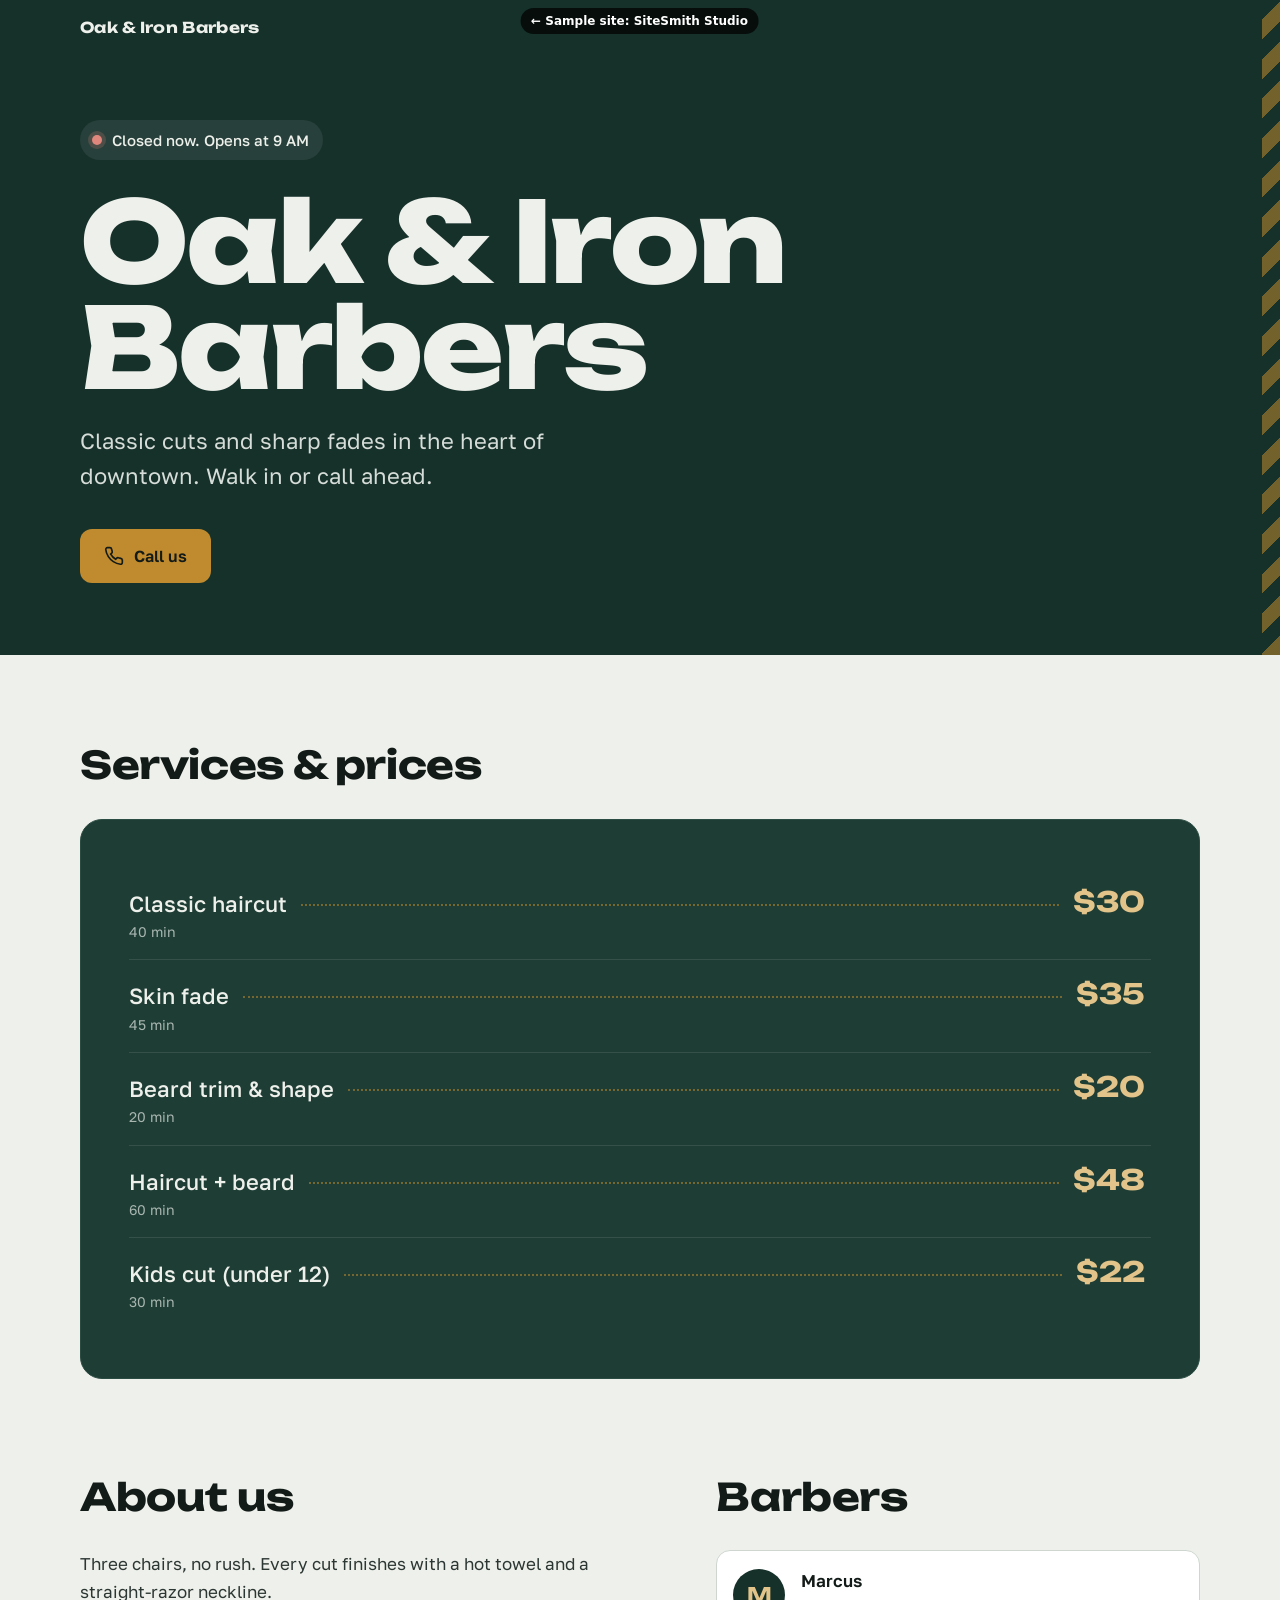
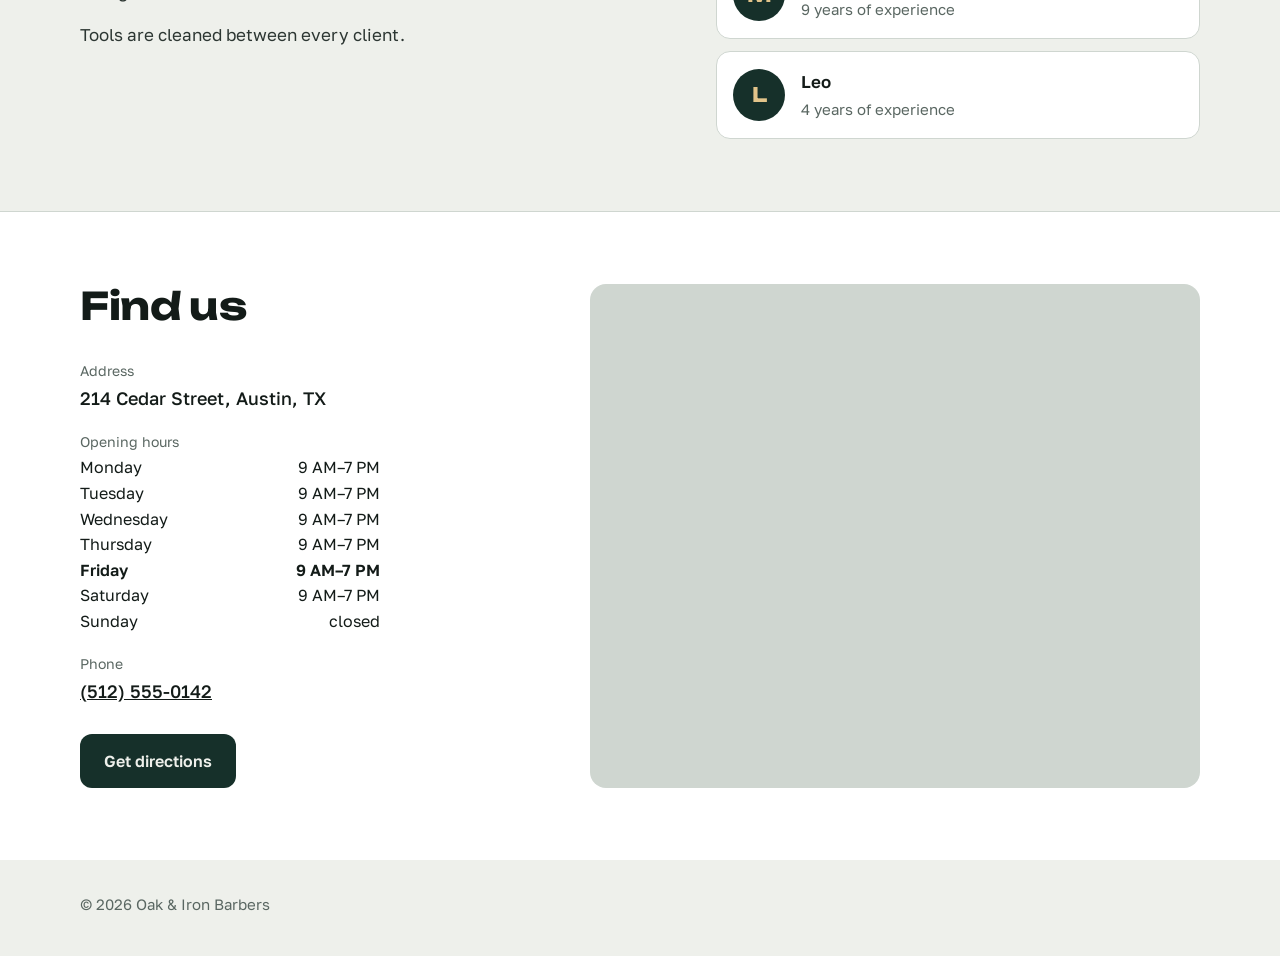
<file: en/barbershop/index.html>
<!DOCTYPE html>
<html lang="en">
<head>
<meta charset="utf-8">
<meta name="robots" content="noindex">
<meta name="viewport" content="width=device-width, initial-scale=1">
<title>Oak & Iron Barbers | Sample website</title>
<meta name="description" content="Sample website by SiteSmith Studio">
<link rel="preconnect" href="https://fonts.googleapis.com">
<link rel="preconnect" href="https://fonts.gstatic.com" crossorigin>
<link href="https://fonts.googleapis.com/css2?family=Golos+Text:wght@400;500;600&family=Unbounded:wght@500;700;800&display=swap" rel="stylesheet">
<style>
  :root {
    --green: #16302a;      /* bottle-green leather of an old barber chair */
    --green-2: #1e3d35;
    --brass: #c08a2e;      /* chair fittings, scissors */
    --brass-soft: #e2c48a;
    --chalk: #eef0eb;
    --ink: #131b18;
    --muted: #5a6762;
    --line: #cfd6d0;
    --closed: #8a3a33;
    --display: "Unbounded", "Arial Black", system-ui, sans-serif;
    --body: "Golos Text", "Segoe UI", system-ui, sans-serif;
  }
  * { box-sizing: border-box; }
  html { scroll-behavior: smooth; }
  @media (prefers-reduced-motion: reduce) { html { scroll-behavior: auto; } }
  body { margin: 0; background: var(--chalk); color: var(--ink); font: 17px/1.6 var(--body); }
  a { color: inherit; }
  :focus-visible { outline: 3px solid var(--brass); outline-offset: 3px; border-radius: 4px; }
  .wrap { width: min(1120px, 100% - 40px); margin-inline: auto; }

  /* top bar */
  .bar { position: absolute; inset: 0 0 auto 0; z-index: 2; }
  .bar .wrap { display: flex; justify-content: space-between; align-items: center; padding-block: 20px; }
  .mark { font: 700 15px/1 var(--display); color: var(--chalk); text-decoration: none; letter-spacing: .02em; }
  .langs { display: flex; gap: 4px; background: rgba(255,255,255,.08); padding: 4px; border-radius: 999px; }
  .langs button { border: 0; background: none; color: var(--chalk); font: 600 13px var(--body); padding: 6px 12px;
                  border-radius: 999px; cursor: pointer; }
  .langs button[aria-pressed="true"] { background: var(--chalk); color: var(--green); }

  /* hero */
  .hero { background: var(--green); color: var(--chalk); padding: 120px 0 72px; position: relative; overflow: hidden; }
  .hero::after { /* the barber-pole stripe, quietly, down the right edge */
    content: ""; position: absolute; top: 0; right: 0; width: 18px; height: 100%;
    background: repeating-linear-gradient(-45deg, var(--brass) 0 14px, transparent 14px 28px); opacity: .55; }
  .status { display: inline-flex; align-items: center; gap: 10px; font-weight: 500; font-size: 15px;
            padding: 8px 14px 8px 12px; border-radius: 999px; background: rgba(255,255,255,.08); }
  .status i { width: 10px; height: 10px; border-radius: 50%; background: #6fcf8e; box-shadow: 0 0 0 4px rgba(111,207,142,.2); }
  .status.closed i { background: #e0877d; box-shadow: 0 0 0 4px rgba(224,135,125,.2); }
  .hero h1 { font: 800 clamp(44px, 9vw, 112px)/.95 var(--display); margin: 28px 0 22px; letter-spacing: -.02em;
             max-width: 12ch; overflow-wrap: anywhere; }
  .hero p.tag { font-size: clamp(18px, 2.2vw, 22px); max-width: 34ch; margin: 0 0 36px; color: #d6ddd8; }
  .actions { display: flex; flex-wrap: wrap; gap: 12px; }
  .btn { display: inline-flex; align-items: center; gap: 10px; text-decoration: none; font: 600 16px var(--body);
         padding: 15px 22px; border-radius: 12px; border: 2px solid transparent; }
  .btn svg { width: 20px; height: 20px; flex: none; }
  .btn.main { background: var(--brass); color: var(--ink); }
  .btn.main:hover { background: var(--brass-soft); }
  .btn.ghost { border-color: rgba(238,240,235,.35); color: var(--chalk); }
  .btn.ghost:hover { border-color: var(--chalk); }

  /* the price board: the one bold thing on the page */
  .board-sec { padding: 88px 0 72px; }
  h2 { font: 700 clamp(26px, 3.4vw, 38px)/1.15 var(--display); margin: 0 0 32px; letter-spacing: -.01em; }
  .board { background: var(--green-2); color: var(--chalk); border-radius: 22px; padding: clamp(24px, 4vw, 48px);
           border: 1px solid #2b4c43; }
  .row { display: grid; grid-template-columns: auto 1fr auto; align-items: baseline; gap: 14px; padding: 16px 0;
         border-bottom: 1px solid rgba(238,240,235,.1); }
  .row:last-child { border-bottom: 0; }
  .row .name { font-size: clamp(18px, 2.2vw, 22px); font-weight: 500; }
  .row .name small { display: block; font-size: 14px; color: #a9b6b0; font-weight: 400; }
  .row .dots { border-bottom: 2px dotted rgba(192,138,46,.55); transform: translateY(-6px); }
  .row .price { font: 700 clamp(20px, 2.6vw, 28px) var(--display); color: var(--brass-soft); white-space: nowrap; }
  .row .price span { font: 500 14px var(--body); color: #a9b6b0; margin-left: 6px; }

  /* about + masters */
  .about { padding: 24px 0 72px; display: grid; grid-template-columns: 1.2fr 1fr; gap: 56px; align-items: start; }
  .about p { margin: 0 0 16px; max-width: 60ch; color: #2c3632; }
  .masters { display: grid; gap: 12px; }
  .master { display: flex; align-items: center; gap: 16px; padding: 16px; background: #fff; border: 1px solid var(--line);
            border-radius: 14px; }
  .initial { width: 52px; height: 52px; flex: none; border-radius: 50%; display: grid; place-items: center;
             background: var(--green); color: var(--brass-soft); font: 700 20px var(--display); }
  .master b { display: block; font-weight: 600; }
  .master span { color: var(--muted); font-size: 15px; }

  /* reviews: shown only when the business gave real ones */
  .reviews { padding: 0 0 72px; }
  .quotes { display: grid; grid-template-columns: repeat(auto-fit, minmax(260px, 1fr)); gap: 16px; }
  blockquote { margin: 0; padding: 22px; background: #fff; border-left: 4px solid var(--brass); border-radius: 4px 14px 14px 4px; }
  blockquote p { margin: 0 0 10px; }
  blockquote cite { font-style: normal; color: var(--muted); font-size: 15px; }

  /* location */
  .where { background: #fff; border-top: 1px solid var(--line); padding: 72px 0; }
  .where-grid { display: grid; grid-template-columns: 1fr 1.3fr; gap: 40px; align-items: stretch; }
  dl { margin: 0 0 28px; display: grid; gap: 18px; }
  dt { font-size: 14px; color: var(--muted); }
  dd { margin: 2px 0 0; font-size: 18px; font-weight: 500; }
  .hours div { display: flex; justify-content: space-between; max-width: 300px; font-weight: 400; font-size: 16px; }
  .hours .today { font-weight: 600; }
  .map { border: 0; width: 100%; min-height: 340px; border-radius: 16px; background: var(--line); }
  .btn.dark { background: var(--green); color: var(--chalk); }
  .btn.dark:hover { background: var(--green-2); }

  footer { padding: 32px 0 110px; color: var(--muted); font-size: 15px; }
  footer .wrap { display: flex; flex-wrap: wrap; justify-content: space-between; gap: 12px; }
  footer a { color: var(--ink); }

  /* phone: call / Telegram always under the thumb */
  .dock { position: fixed; inset: auto 12px 12px 12px; z-index: 5; display: none; gap: 8px; }
  .dock .btn { flex: 1; justify-content: center; padding: 14px; box-shadow: 0 8px 24px rgba(19,27,24,.25); }

  @media (max-width: 860px) {
    .about, .where-grid { grid-template-columns: 1fr; gap: 32px; }
    .hero { padding-top: 104px; }
    .dock { display: flex; }
    .hero .actions { display: none; }
  }
  @media (min-width: 861px) { footer { padding-bottom: 40px; } }
  [hidden] { display: none !important; }
</style>
</head>
<body>

<header class="bar">
  <div class="wrap">
    <a class="mark" href="#top" data-k="name"></a>
    <div class="langs" role="group" aria-label="Til / Язык">
      <button type="button" data-lang="uz">UZ</button>
      <button type="button" data-lang="ru">RU</button>
    </div>
  </div>
</header>

<main id="top">
  <section class="hero">
    <div class="wrap">
      <div class="status" id="status" role="status"><i></i><span></span></div>
      <h1 data-k="name"></h1>
      <p class="tag" data-t="tagline"></p>
      <div class="actions">
        <a class="btn main" data-href="tel"><svg viewBox="0 0 24 24" fill="none" stroke="currentColor" stroke-width="2"><path d="M22 16.9v3a2 2 0 0 1-2.2 2 19.8 19.8 0 0 1-8.6-3.1 19.5 19.5 0 0 1-6-6A19.8 19.8 0 0 1 2.1 4.2 2 2 0 0 1 4.1 2h3a2 2 0 0 1 2 1.7c.1.9.4 1.8.7 2.7a2 2 0 0 1-.5 2.1L8 9.8a16 16 0 0 0 6 6l1.3-1.3a2 2 0 0 1 2.1-.4c.9.3 1.8.6 2.7.7a2 2 0 0 1 1.7 2z"/></svg><span data-ui="call"></span></a>
        <a class="btn ghost" data-href="telegram" target="_blank" rel="noopener"><svg viewBox="0 0 24 24" fill="currentColor"><path d="M21.9 4.3 18.7 19.4c-.2 1-.9 1.3-1.7.8l-4.8-3.5-2.3 2.2c-.3.3-.5.5-1 .5l.3-4.9 8.9-8c.4-.3-.1-.5-.6-.2L6.5 13.2 1.8 11.7c-1-.3-1-1 .2-1.5l18.5-7.1c.9-.3 1.6.2 1.4 1.2z"/></svg><span data-ui="book"></span></a>
      </div>
    </div>
  </section>

  <section class="board-sec" aria-labelledby="h-services">
    <div class="wrap">
      <h2 id="h-services" data-ui="services"></h2>
      <div class="board" id="board"></div>
    </div>
  </section>

  <section class="wrap about" aria-labelledby="h-about">
    <div>
      <h2 id="h-about" data-ui="about"></h2>
      <div id="about"></div>
    </div>
    <div id="masters-box">
      <h2 data-ui="masters"></h2>
      <div class="masters" id="masters"></div>
    </div>
  </section>

  <section class="wrap reviews" id="reviews-box" aria-labelledby="h-reviews" hidden>
    <h2 id="h-reviews" data-ui="reviews"></h2>
    <div class="quotes" id="reviews"></div>
  </section>

  <section class="where" aria-labelledby="h-where">
    <div class="wrap where-grid">
      <div>
        <h2 id="h-where" data-ui="where"></h2>
        <dl>
          <div><dt data-ui="address"></dt><dd data-t="address"></dd></div>
          <div id="landmark-box"><dt data-ui="landmark"></dt><dd data-t="landmark"></dd></div>
          <div><dt data-ui="hours"></dt><dd class="hours" id="hours"></dd></div>
          <div><dt data-ui="phone"></dt><dd><a data-href="tel" data-k="phone"></a></dd></div>
        </dl>
        <a class="btn dark" id="route" target="_blank" rel="noopener"><span data-ui="route"></span></a>
      </div>
      <iframe class="map" id="map" loading="lazy" referrerpolicy="no-referrer-when-downgrade" title="Map"></iframe>
    </div>
  </section>
</main>

<footer>
  <div class="wrap">
    <span>© <span id="year"></span> <span data-k="name"></span></span>
    <span id="social"></span>
  </div>
</footer>

<div class="dock">
  <a class="btn main" data-href="tel"><span data-ui="call_short"></span></a>
  <a class="btn dark" data-href="telegram" target="_blank" rel="noopener">Telegram</a>
</div>

<!-- Jarvis fills this block; everything above stays as designed. -->
<script type="application/json" id="site-data">
{
  "langs": [
    "en"
  ],
  "lang": "en",
  "currency": "USD",
  "telegram": "",
  "instagram": "",
  "landmark": {
    "en": ""
  },
  "reviews": [],
  "name": "Oak & Iron Barbers",
  "tz": "America/Chicago",
  "tagline": {
    "en": "Classic cuts and sharp fades in the heart of downtown. Walk in or call ahead."
  },
  "about": {
    "en": "Three chairs, no rush. Every cut finishes with a hot towel and a straight-razor neckline.\nTools are cleaned between every client."
  },
  "phone": "(512) 555-0142",
  "address": {
    "en": "214 Cedar Street, Austin, TX"
  },
  "map": "Downtown Austin, TX",
  "open": "09:00",
  "close": "19:00",
  "days_off": [
    0
  ],
  "services": [
    {
      "name": {
        "en": "Classic haircut"
      },
      "price": 30,
      "minutes": 40
    },
    {
      "name": {
        "en": "Skin fade"
      },
      "price": 35,
      "minutes": 45
    },
    {
      "name": {
        "en": "Beard trim & shape"
      },
      "price": 20,
      "minutes": 20
    },
    {
      "name": {
        "en": "Haircut + beard"
      },
      "price": 48,
      "minutes": 60
    },
    {
      "name": {
        "en": "Kids cut (under 12)"
      },
      "price": 22,
      "minutes": 30
    }
  ],
  "masters": [
    {
      "name": "Marcus",
      "years": 9
    },
    {
      "name": "Leo",
      "years": 4
    }
  ]
}
</script>

<script>
(() => {
  const D = JSON.parse(document.getElementById("site-data").textContent);
  const UI = {
    uz: { call: "Qoʻngʻiroq qilish", call_short: "Qoʻngʻiroq", book: "Telegram orqali yozilish",
          services: "Xizmatlar va narxlar", about: "Biz haqimizda", masters: "Ustalar", reviews: "Mijozlar fikri",
          where: "Bizni qanday topasiz", address: "Manzil", landmark: "Moʻljal", hours: "Ish vaqti", phone: "Telefon",
          route: "Yoʻnalish olish", minutes: "daq", currency: "soʻm",
          open_now: (c) => `Hozir ochiq, ${c} gacha`, closed_now: (o) => `Hozir yopiq. ${o} da ochiladi`,
          day_off: "Bugun dam olish kuni", off: "dam olish",
          years: (n) => `${n} yillik tajriba`,
          days: ["Yakshanba", "Dushanba", "Seshanba", "Chorshanba", "Payshanba", "Juma", "Shanba"] },
    en: { call: "Call us", call_short: "Call", book: "Book on Telegram",
          services: "Services & prices", about: "About us", masters: "Barbers", reviews: "What clients say",
          where: "Find us", address: "Address", landmark: "Landmark", hours: "Opening hours", phone: "Phone",
          route: "Get directions", minutes: "min", currency: "",
          open_now: (c) => `Open now until ${c}`, closed_now: (o) => `Closed now. Opens at ${o}`,
          day_off: "Closed today", off: "closed",
          years: (n) => `${n} ${n === 1 ? "year" : "years"} of experience`,
          days: ["Sunday", "Monday", "Tuesday", "Wednesday", "Thursday", "Friday", "Saturday"] },
    ru: { call: "Позвонить", call_short: "Позвонить", book: "Записаться в Telegram",
          services: "Услуги и цены", about: "О нас", masters: "Мастера", reviews: "Отзывы клиентов",
          where: "Как нас найти", address: "Адрес", landmark: "Ориентир", hours: "Режим работы", phone: "Телефон",
          route: "Построить маршрут", minutes: "мин", currency: "сум",
          open_now: (c) => `Сейчас открыто, до ${c}`, closed_now: (o) => `Сейчас закрыто. Откроемся в ${o}`,
          day_off: "Сегодня выходной", off: "выходной",
          years: (n) => `Опыт ${n} ${n % 10 === 1 && n % 100 !== 11 ? "год" : [2,3,4].includes(n % 10) && ![12,13,14].includes(n % 100) ? "года" : "лет"}`,
          days: ["Воскресенье", "Понедельник", "Вторник", "Среда", "Четверг", "Пятница", "Суббота"] }
  };
  const tr = (v, lang) => (v && typeof v === "object") ? (v[lang] || v.uz || v.ru || v.en || "") : (v || "");
  const USD = D.currency === "USD";
  const money = (n) => USD ? "$" + Number(n).toLocaleString("en-US", { minimumFractionDigits: n % 1 ? 2 : 0 }) : Number(n).toLocaleString("ru-RU").replace(/\u00a0/g, " ");
  const el = (tag, cls, text) => { const e = document.createElement(tag); if (cls) e.className = cls; if (text != null) e.textContent = text; return e; };

  function tashkentNow() {
    const parts = new Intl.DateTimeFormat("en-GB", { timeZone: D.tz || "Asia/Tashkent", weekday: "short", hour: "2-digit", minute: "2-digit", hour12: false })
      .formatToParts(new Date());
    const get = (t) => parts.find((p) => p.type === t).value;
    const day = ["Sun", "Mon", "Tue", "Wed", "Thu", "Fri", "Sat"].indexOf(get("weekday"));
    return { day, minutes: (+get("hour") % 24) * 60 + +get("minute") };
  }
  const clock = (t, lang) => {
    if (lang !== "en") return t;
    const [h, m] = String(t).split(":").map(Number);
    return `${(h % 12) || 12}${m ? ":" + String(m).padStart(2, "0") : ""} ${h < 12 || h === 24 ? "AM" : "PM"}`;
  };
  const toMin = (s) => { const [h, m] = String(s).split(":").map(Number); return h * 60 + (m || 0); };

  function render(lang) {
    const L = UI[lang];
    document.documentElement.lang = lang;
    document.title = `${D.name} | ${L.services}`;
    document.querySelectorAll("[data-k]").forEach((e) => { e.textContent = D[e.dataset.k] || ""; });
    document.querySelectorAll("[data-t]").forEach((e) => { e.textContent = tr(D[e.dataset.t], lang); });
    document.querySelectorAll("[data-ui]").forEach((e) => { e.textContent = L[e.dataset.ui]; });
    document.querySelectorAll(".langs button").forEach((b) => b.setAttribute("aria-pressed", String(b.dataset.lang === lang)));

    const tel = "tel:" + String(D.phone || "").replace(/[^\d+]/g, "");
    const tg = D.telegram ? "https://t.me/" + D.telegram.replace(/^@/, "") : tel;
    document.querySelectorAll('[data-href="tel"]').forEach((a) => a.href = tel);
    document.querySelectorAll('[data-href="telegram"]').forEach((a) => { a.href = tg; a.hidden = !D.telegram; });

    const board = document.getElementById("board");
    board.replaceChildren(...(D.services || []).map((s) => {
      const row = el("div", "row");
      const name = el("div", "name", tr(s.name, lang));
      if (s.minutes) name.append(el("small", null, `${s.minutes} ${L.minutes}`));
      const price = el("div", "price", money(s.price));
      price.append(el("span", null, L.currency));
      row.append(name, el("div", "dots"), price);
      return row;
    }));

    document.getElementById("about").replaceChildren(
      ...tr(D.about, lang).split(/\n+/).filter(Boolean).map((p) => el("p", null, p)));
    const masters = D.masters || [];
    document.getElementById("masters-box").hidden = !masters.length;
    document.getElementById("masters").replaceChildren(...masters.map((m) => {
      const box = el("div", "master");
      const who = el("div");
      who.append(el("b", null, m.name));
      if (m.years) who.append(el("span", null, L.years(m.years)));
      box.append(el("div", "initial", (m.name || "?").trim()[0].toUpperCase()), who);
      return box;
    }));

    const reviews = (D.reviews || []).filter((r) => tr(r.text, lang));
    document.getElementById("reviews-box").hidden = !reviews.length;
    document.getElementById("reviews").replaceChildren(...reviews.map((r) => {
      const q = el("blockquote");
      q.append(el("p", null, tr(r.text, lang)), el("cite", null, r.name || ""));
      return q;
    }));

    document.getElementById("landmark-box").hidden = !tr(D.landmark, lang);
    const now = tashkentNow();
    const off = new Set(D.days_off || []);
    document.getElementById("hours").replaceChildren(...[1, 2, 3, 4, 5, 6, 0].map((d) => {
      const line = el("div", d === now.day ? "today" : null);
      line.append(el("span", null, L.days[d]), el("span", null, off.has(d) ? L.off : `${clock(D.open, lang)}–${clock(D.close, lang)}`));
      return line;
    }));

    const status = document.getElementById("status");
    const isOpen = !off.has(now.day) && now.minutes >= toMin(D.open) && now.minutes < toMin(D.close);
    status.classList.toggle("closed", !isOpen);
    status.querySelector("span").textContent =
      isOpen ? L.open_now(clock(D.close, lang)) : off.has(now.day) ? L.day_off : L.closed_now(clock(D.open, lang));

    const q = encodeURIComponent(D.map || tr(D.address, "ru"));
    const map = document.getElementById("map");
    const src = `https://maps.google.com/maps?q=${q}&z=16&output=embed`;
    if (map.src !== src) map.src = src;
    document.getElementById("route").href = `https://www.google.com/maps/dir/?api=1&destination=${q}`;

    const social = document.getElementById("social");
    social.replaceChildren();
    if (D.instagram) {
      const a = el("a", null, "Instagram: @" + D.instagram.replace(/^@/, ""));
      a.href = "https://instagram.com/" + D.instagram.replace(/^@/, ""); a.target = "_blank"; a.rel = "noopener";
      social.append(a);
    }
    document.getElementById("year").textContent = new Date().getFullYear();
    try { localStorage.setItem("lang", lang); } catch (e) {}
  }

  const LANGS = (D.langs || ["uz", "ru"]).filter((l) => UI[l]);
  const switcher = document.querySelector(".langs");
  switcher.replaceChildren(...LANGS.map((l) => {
    const b = document.createElement("button"); b.type = "button"; b.dataset.lang = l; b.textContent = l.toUpperCase(); return b; }));
  switcher.hidden = LANGS.length < 2;
  let lang = D.lang || LANGS[0];
  try { lang = localStorage.getItem("lang") || lang; } catch (e) {}
  if (!LANGS.includes(lang)) lang = LANGS[0];
  document.querySelectorAll(".langs button").forEach((b) => b.addEventListener("click", () => render(b.dataset.lang)));
  render(lang);
})();
</script>
<a href="../../en/" style="position:fixed;left:50%;transform:translateX(-50%);top:8px;z-index:50;white-space:nowrap;font:600 12px/1 system-ui,sans-serif;color:#fff;background:rgba(0,0,0,.72);padding:7px 11px;border-radius:999px;text-decoration:none">← Sample site: SiteSmith Studio</a>
</body>
</html>
</file>
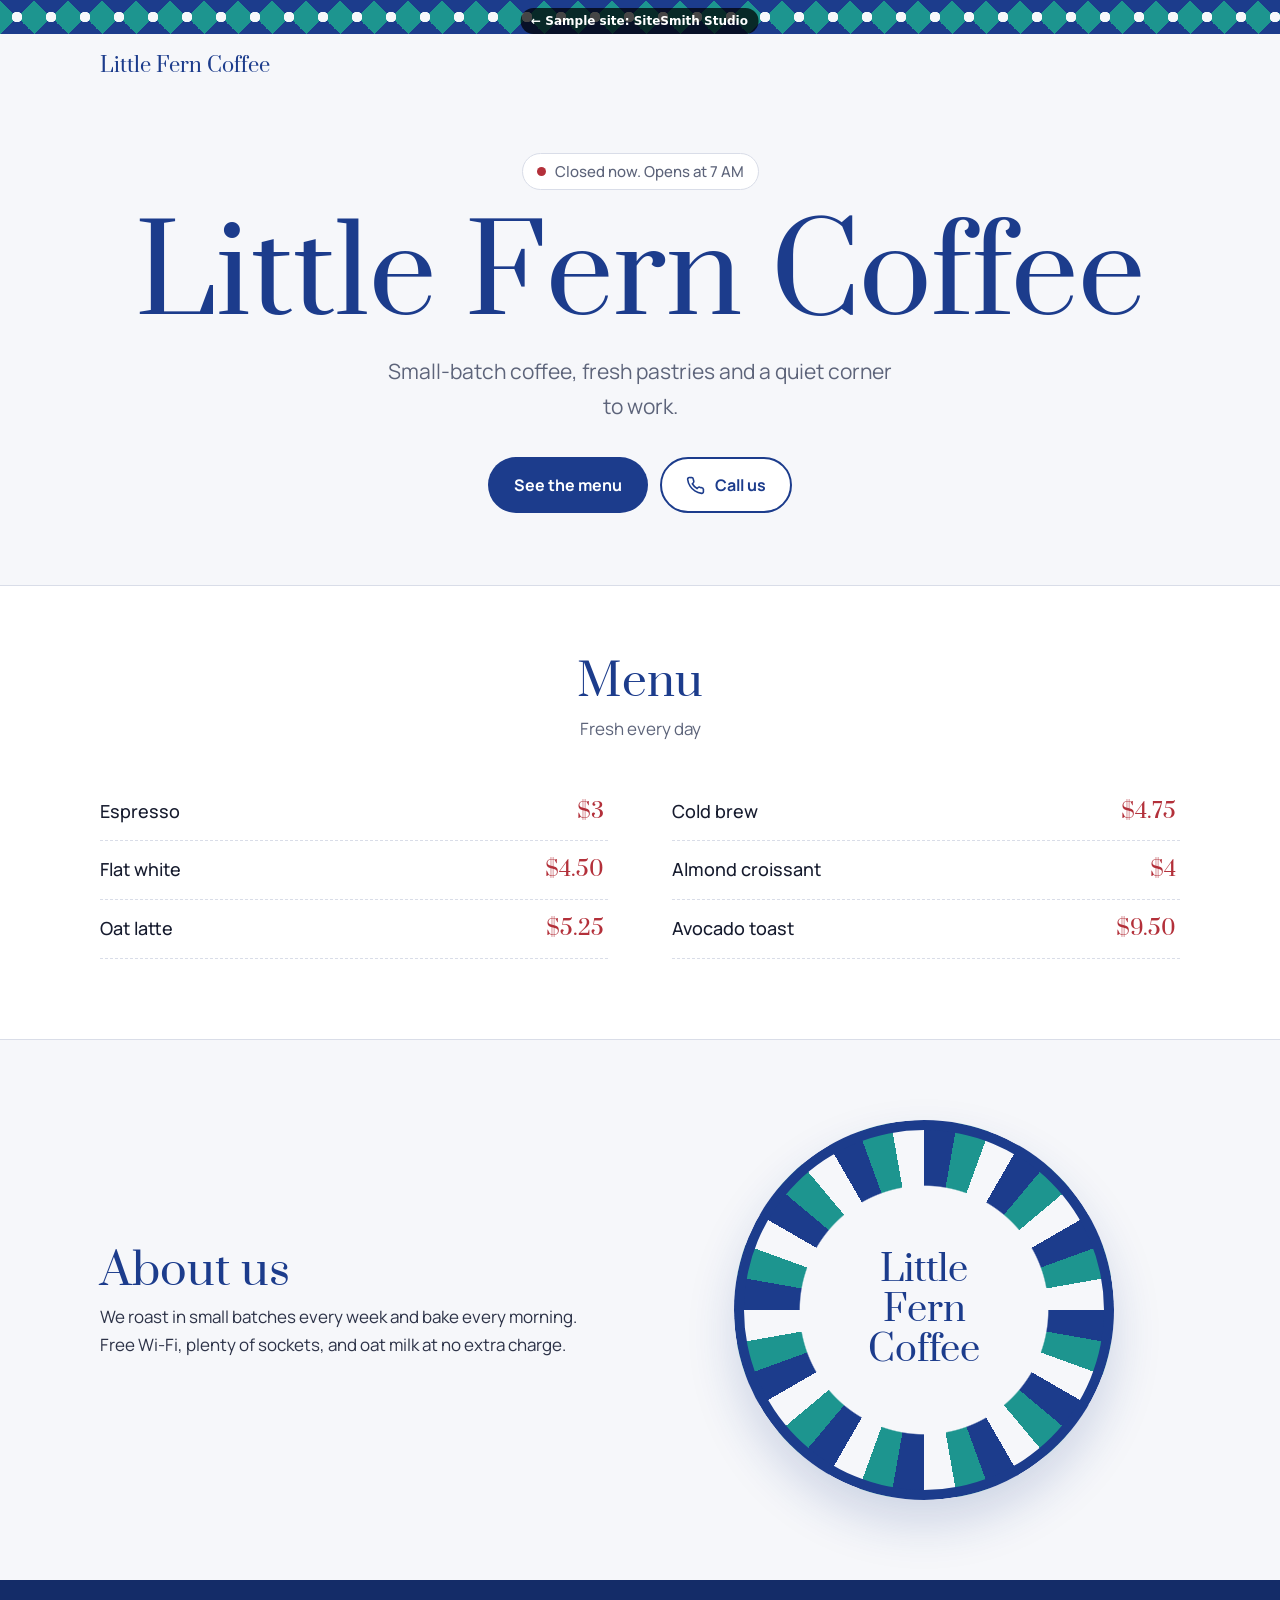
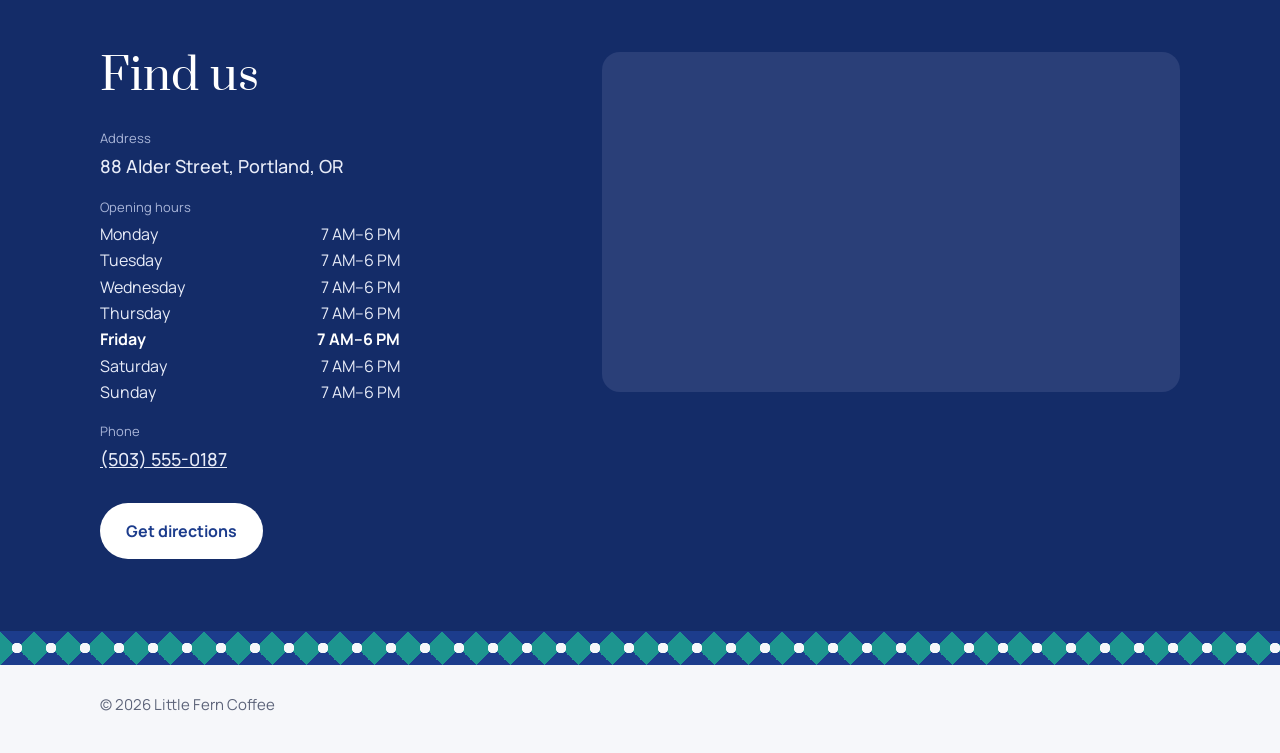
<file: en/coffee/index.html>
<!DOCTYPE html>
<html lang="en">
<head>
<meta charset="utf-8">
<meta name="robots" content="noindex">
<meta name="viewport" content="width=device-width, initial-scale=1">
<title>Little Fern Coffee | Sample website</title>
<meta name="description" content="Sample website by SiteSmith Studio">
<link rel="preconnect" href="https://fonts.googleapis.com">
<link rel="preconnect" href="https://fonts.gstatic.com" crossorigin>
<link href="https://fonts.googleapis.com/css2?family=Prata&family=Manrope:wght@400;500;700&display=swap" rel="stylesheet">
<style>
  :root {
    /* Rishtan ceramics: cobalt and turquoise glaze on white clay, a pomegranate for the prices */
    --porcelain: #f6f7fa;
    --cobalt: #1c3c8c;
    --cobalt-deep: #142c68;
    --turq: #1d958f;
    --pomegranate: #b3303a;
    --ink: #161b2e;
    --muted: #5d647a;
    --line: #d9dde8;
    --display: "Prata", Georgia, serif;
    --body: "Manrope", "Segoe UI", system-ui, sans-serif;
  }
  * { box-sizing: border-box; }
  html { scroll-behavior: smooth; }
  @media (prefers-reduced-motion: reduce) { html { scroll-behavior: auto; } }
  body { margin: 0; background: var(--porcelain); color: var(--ink); font: 17px/1.65 var(--body); }
  a { color: inherit; }
  :focus-visible { outline: 3px solid var(--turq); outline-offset: 3px; border-radius: 4px; }
  .wrap { width: min(1080px, 100% - 40px); margin-inline: auto; }

  /* the tile band: a glazed border like the rim of a plate */
  .tiles { height: 34px; background-color: var(--cobalt);
    background-image:
      radial-gradient(circle at 50% 50%, var(--porcelain) 0 5px, transparent 5.5px),
      conic-gradient(from 45deg at 50% 50%, var(--turq) 0 25%, transparent 0 50%, var(--turq) 0 75%, transparent 0);
    background-size: 34px 34px, 34px 34px; }

  header.top .wrap { display: flex; justify-content: space-between; align-items: center; padding-block: 18px; }
  .mark { font: 20px var(--display); text-decoration: none; color: var(--cobalt); }
  .langs { display: flex; gap: 2px; border: 1px solid var(--line); padding: 3px; border-radius: 999px; background: #fff; }
  .langs button { border: 0; background: none; font: 700 13px var(--body); padding: 6px 12px; border-radius: 999px;
                  cursor: pointer; color: var(--muted); }
  .langs button[aria-pressed="true"] { background: var(--cobalt); color: #fff; }

  .hero { text-align: center; padding: 56px 0 72px; }
  .status { display: inline-flex; align-items: center; gap: 9px; font: 500 15px var(--body); color: var(--muted);
            padding: 7px 14px; border: 1px solid var(--line); border-radius: 999px; background: #fff; }
  .status i { width: 9px; height: 9px; border-radius: 50%; background: var(--turq); }
  .status.closed i { background: var(--pomegranate); }
  .hero h1 { font: clamp(48px, 10vw, 120px)/1 var(--display); color: var(--cobalt); margin: 26px auto 18px;
             max-width: 14ch; overflow-wrap: anywhere; }
  .hero .tag { font-size: clamp(18px, 2.2vw, 21px); color: var(--muted); max-width: 40ch; margin: 0 auto 34px; }
  .actions { display: flex; flex-wrap: wrap; justify-content: center; gap: 12px; }
  .btn { display: inline-flex; align-items: center; gap: 10px; text-decoration: none; font: 700 16px var(--body);
         padding: 15px 24px; border-radius: 999px; border: 2px solid transparent; }
  .btn svg { width: 19px; height: 19px; flex: none; }
  .btn.main { background: var(--cobalt); color: #fff; }
  .btn.main:hover { background: var(--cobalt-deep); }
  .btn.line { border-color: var(--cobalt); color: var(--cobalt); background: #fff; }
  .btn.line:hover { background: #eef1fa; }

  /* the menu: printed like a card left on the table */
  .menu-sec { background: #fff; border-block: 1px solid var(--line); padding: 72px 0 80px; }
  h2 { font: clamp(30px, 4vw, 44px)/1.1 var(--display); color: var(--cobalt); margin: 0 0 8px; text-align: center; }
  .sub { text-align: center; color: var(--muted); margin: 0 0 40px; }
  .menu { columns: 2 340px; column-gap: 64px; }
  .dish { break-inside: avoid; display: grid; grid-template-columns: 1fr auto; gap: 4px 16px; padding: 14px 0;
          border-bottom: 1px dashed var(--line); }
  .dish .name { font-weight: 500; font-size: 18px; }
  .dish .price { font: 21px var(--display); color: var(--pomegranate); white-space: nowrap; }
  .dish .price small { font: 500 13px var(--body); color: var(--muted); margin-left: 4px; }

  .about { padding: 80px 0; display: grid; grid-template-columns: 1fr 1fr; gap: 56px; align-items: center; }
  .about h2, .about .sub { text-align: left; }
  .about p { margin: 0 0 14px; color: #2c3247; max-width: 58ch; }
  .plate { aspect-ratio: 1; border-radius: 50%; max-width: 380px; width: 100%; justify-self: center;
           background:
             radial-gradient(circle, var(--porcelain) 0 46%, transparent 46.5%),
             repeating-conic-gradient(var(--cobalt) 0 10deg, var(--turq) 10deg 20deg, var(--porcelain) 20deg 30deg);
           box-shadow: inset 0 0 0 10px var(--cobalt), 0 24px 48px rgba(28,60,140,.18);
           display: grid; place-items: center; }
  .plate span { font: clamp(26px, 4vw, 36px)/1.1 var(--display); color: var(--cobalt); text-align: center; max-width: 7ch; }

  .reviews { padding: 0 0 80px; }
  .quotes { display: grid; grid-template-columns: repeat(auto-fit, minmax(260px, 1fr)); gap: 18px; margin-top: 32px; }
  blockquote { margin: 0; padding: 24px; background: #fff; border: 1px solid var(--line); border-radius: 18px; }
  blockquote p { margin: 0 0 10px; font-size: 16px; }
  blockquote cite { font-style: normal; color: var(--muted); font-size: 14px; }

  .where { background: var(--cobalt-deep); color: #e8ecf8; padding: 72px 0; }
  .where h2 { color: #fff; text-align: left; margin-bottom: 28px; }
  .where-grid { display: grid; grid-template-columns: 1fr 1.25fr; gap: 40px; }
  dl { margin: 0 0 28px; display: grid; gap: 16px; }
  dt { font-size: 13px; color: #a9b5d8; }
  dd { margin: 2px 0 0; font-size: 18px; font-weight: 500; }
  .hours div { display: flex; justify-content: space-between; max-width: 300px; font-size: 16px; font-weight: 400; }
  .hours .today { font-weight: 700; color: #fff; }
  .map { border: 0; width: 100%; min-height: 340px; border-radius: 18px; background: #2a3f78; }
  .btn.light { background: #fff; color: var(--cobalt); }

  footer { padding: 28px 0 110px; color: var(--muted); font-size: 15px; }
  footer .wrap { display: flex; flex-wrap: wrap; justify-content: space-between; gap: 10px; }
  .dock { position: fixed; inset: auto 12px 12px 12px; z-index: 5; display: none; gap: 8px; }
  .dock .btn { flex: 1; justify-content: center; padding: 14px; box-shadow: 0 8px 24px rgba(22,27,46,.25); }

  @media (max-width: 860px) {
    .about, .where-grid { grid-template-columns: 1fr; gap: 32px; }
    .plate { max-width: 240px; order: -1; }
    .dock { display: flex; }
    .hero .actions { display: none; }
  }
  @media (min-width: 861px) { footer { padding-bottom: 36px; } }
  [hidden] { display: none !important; }
</style>
</head>
<body>
<div class="tiles" aria-hidden="true"></div>
<header class="top">
  <div class="wrap">
    <a class="mark" href="#top" data-k="name"></a>
    <div class="langs" role="group" aria-label="Til / Язык">
      <button type="button" data-lang="uz">UZ</button>
      <button type="button" data-lang="ru">RU</button>
    </div>
  </div>
</header>

<main id="top">
  <section class="hero wrap">
    <div class="status" id="status" role="status"><i></i><span></span></div>
    <h1 data-k="name"></h1>
    <p class="tag" data-t="tagline"></p>
    <div class="actions">
      <a class="btn main" href="#menu"><span data-ui="see_menu"></span></a>
      <a class="btn line" data-href="tel"><svg viewBox="0 0 24 24" fill="none" stroke="currentColor" stroke-width="2"><path d="M22 16.9v3a2 2 0 0 1-2.2 2 19.8 19.8 0 0 1-8.6-3.1 19.5 19.5 0 0 1-6-6A19.8 19.8 0 0 1 2.1 4.2 2 2 0 0 1 4.1 2h3a2 2 0 0 1 2 1.7c.1.9.4 1.8.7 2.7a2 2 0 0 1-.5 2.1L8 9.8a16 16 0 0 0 6 6l1.3-1.3a2 2 0 0 1 2.1-.4c.9.3 1.8.6 2.7.7a2 2 0 0 1 1.7 2z"/></svg><span data-ui="call"></span></a>
      <a class="btn line" data-href="telegram" target="_blank" rel="noopener"><svg viewBox="0 0 24 24" fill="currentColor"><path d="M21.9 4.3 18.7 19.4c-.2 1-.9 1.3-1.7.8l-4.8-3.5-2.3 2.2c-.3.3-.5.5-1 .5l.3-4.9 8.9-8c.4-.3-.1-.5-.6-.2L6.5 13.2 1.8 11.7c-1-.3-1-1 .2-1.5l18.5-7.1c.9-.3 1.6.2 1.4 1.2z"/></svg><span data-ui="order"></span></a>
    </div>
  </section>

  <section class="menu-sec" id="menu" aria-labelledby="h-menu">
    <div class="wrap">
      <h2 id="h-menu" data-ui="menu"></h2>
      <p class="sub" data-ui="menu_sub"></p>
      <div class="menu" id="board"></div>
    </div>
  </section>

  <section class="wrap about" aria-labelledby="h-about">
    <div>
      <h2 id="h-about" data-ui="about"></h2>
      <div id="about"></div>
    </div>
    <div class="plate" aria-hidden="true"><span data-k="name"></span></div>
  </section>

  <section class="wrap reviews" id="reviews-box" aria-labelledby="h-reviews" hidden>
    <h2 id="h-reviews" data-ui="reviews"></h2>
    <div class="quotes" id="reviews"></div>
  </section>

  <section class="where" aria-labelledby="h-where">
    <div class="wrap where-grid">
      <div>
        <h2 id="h-where" data-ui="where"></h2>
        <dl>
          <div><dt data-ui="address"></dt><dd data-t="address"></dd></div>
          <div id="landmark-box"><dt data-ui="landmark"></dt><dd data-t="landmark"></dd></div>
          <div><dt data-ui="hours"></dt><dd class="hours" id="hours"></dd></div>
          <div><dt data-ui="phone"></dt><dd><a data-href="tel" data-k="phone"></a></dd></div>
        </dl>
        <a class="btn light" id="route" target="_blank" rel="noopener"><span data-ui="route"></span></a>
      </div>
      <iframe class="map" id="map" loading="lazy" referrerpolicy="no-referrer-when-downgrade" title="Map"></iframe>
    </div>
  </section>
</main>
<div class="tiles" aria-hidden="true"></div>

<footer>
  <div class="wrap">
    <span>© <span id="year"></span> <span data-k="name"></span></span>
    <span id="social"></span>
  </div>
</footer>

<div class="dock">
  <a class="btn main" data-href="tel"><span data-ui="call"></span></a>
  <a class="btn line" data-href="telegram" target="_blank" rel="noopener">Telegram</a>
</div>

<!-- Jarvis fills this block; everything above stays as designed. -->
<script type="application/json" id="site-data">
{
  "langs": [
    "en"
  ],
  "lang": "en",
  "currency": "USD",
  "telegram": "",
  "instagram": "",
  "landmark": {
    "en": ""
  },
  "reviews": [],
  "name": "Little Fern Coffee",
  "tz": "America/Los_Angeles",
  "tagline": {
    "en": "Small-batch coffee, fresh pastries and a quiet corner to work."
  },
  "about": {
    "en": "We roast in small batches every week and bake every morning. Free Wi-Fi, plenty of sockets, and oat milk at no extra charge."
  },
  "phone": "(503) 555-0187",
  "address": {
    "en": "88 Alder Street, Portland, OR"
  },
  "map": "Downtown Portland, OR",
  "open": "07:00",
  "close": "18:00",
  "days_off": [],
  "services": [
    {
      "name": {
        "en": "Espresso"
      },
      "price": 3
    },
    {
      "name": {
        "en": "Flat white"
      },
      "price": 4.5
    },
    {
      "name": {
        "en": "Oat latte"
      },
      "price": 5.25
    },
    {
      "name": {
        "en": "Cold brew"
      },
      "price": 4.75
    },
    {
      "name": {
        "en": "Almond croissant"
      },
      "price": 4
    },
    {
      "name": {
        "en": "Avocado toast"
      },
      "price": 9.5
    }
  ],
  "masters": []
}
</script>

<script>
(() => {
  const D = JSON.parse(document.getElementById("site-data").textContent);
  const UI = {
    uz: { call: "Qoʻngʻiroq qilish", order: "Telegram orqali buyurtma", see_menu: "Menyuni koʻrish",
          menu: "Menyu", menu_sub: "Narxlar soʻmda", about: "Biz haqimizda", reviews: "Mehmonlar fikri",
          where: "Bizni qanday topasiz", address: "Manzil", landmark: "Moʻljal", hours: "Ish vaqti", phone: "Telefon",
          route: "Yoʻnalish olish", currency: "soʻm",
          open_now: (c) => `Hozir ochiq, ${c} gacha`, closed_now: (o) => `Hozir yopiq. ${o} da ochiladi`,
          day_off: "Bugun dam olish kuni", off: "dam olish",
          days: ["Yakshanba", "Dushanba", "Seshanba", "Chorshanba", "Payshanba", "Juma", "Shanba"] },
    en: { call: "Call us", order: "Order on Telegram", see_menu: "See the menu",
          menu: "Menu", menu_sub: "Fresh every day", about: "About us", reviews: "What guests say",
          where: "Find us", address: "Address", landmark: "Landmark", hours: "Opening hours", phone: "Phone",
          route: "Get directions", currency: "",
          open_now: (c) => `Open now until ${c}`, closed_now: (o) => `Closed now. Opens at ${o}`,
          day_off: "Closed today", off: "closed",
          days: ["Sunday", "Monday", "Tuesday", "Wednesday", "Thursday", "Friday", "Saturday"] },
    ru: { call: "Позвонить", order: "Заказать в Telegram", see_menu: "Смотреть меню",
          menu: "Меню", menu_sub: "Цены в сумах", about: "О нас", reviews: "Отзывы гостей",
          where: "Как нас найти", address: "Адрес", landmark: "Ориентир", hours: "Режим работы", phone: "Телефон",
          route: "Построить маршрут", currency: "сум",
          open_now: (c) => `Сейчас открыто, до ${c}`, closed_now: (o) => `Сейчас закрыто. Откроемся в ${o}`,
          day_off: "Сегодня выходной", off: "выходной",
          days: ["Воскресенье", "Понедельник", "Вторник", "Среда", "Четверг", "Пятница", "Суббота"] }
  };
  const tr = (v, lang) => (v && typeof v === "object") ? (v[lang] || v.uz || v.ru || v.en || "") : (v || "");
  const USD = D.currency === "USD";
  const money = (n) => USD ? "$" + Number(n).toLocaleString("en-US", { minimumFractionDigits: n % 1 ? 2 : 0 }) : Number(n).toLocaleString("ru-RU").replace(/\u00a0/g, " ");
  const el = (tag, cls, text) => { const e = document.createElement(tag); if (cls) e.className = cls; if (text != null) e.textContent = text; return e; };
  function tashkentNow() {
    const parts = new Intl.DateTimeFormat("en-GB", { timeZone: D.tz || "Asia/Tashkent", weekday: "short", hour: "2-digit", minute: "2-digit", hour12: false }).formatToParts(new Date());
    const get = (t) => parts.find((p) => p.type === t).value;
    return { day: ["Sun", "Mon", "Tue", "Wed", "Thu", "Fri", "Sat"].indexOf(get("weekday")), minutes: (+get("hour") % 24) * 60 + +get("minute") };
  }
  const clock = (t, lang) => {
    if (lang !== "en") return t;
    const [h, m] = String(t).split(":").map(Number);
    return `${(h % 12) || 12}${m ? ":" + String(m).padStart(2, "0") : ""} ${h < 12 || h === 24 ? "AM" : "PM"}`;
  };
  const toMin = (s) => { const [h, m] = String(s).split(":").map(Number); return h * 60 + (m || 0); };
  function openNow(now, off) {
    if (off.has(now.day)) return false;
    const o = toMin(D.open), c = toMin(D.close);
    return c > o ? now.minutes >= o && now.minutes < c : now.minutes >= o || now.minutes < c;   // past midnight too
  }

  function render(lang) {
    const L = UI[lang];
    document.documentElement.lang = lang;
    document.title = `${D.name} | ${L.menu}`;
    document.querySelectorAll("[data-k]").forEach((e) => { e.textContent = D[e.dataset.k] || ""; });
    document.querySelectorAll("[data-t]").forEach((e) => { e.textContent = tr(D[e.dataset.t], lang); });
    document.querySelectorAll("[data-ui]").forEach((e) => { e.textContent = L[e.dataset.ui]; });
    document.querySelectorAll(".langs button").forEach((b) => b.setAttribute("aria-pressed", String(b.dataset.lang === lang)));
    const tel = "tel:" + String(D.phone || "").replace(/[^\d+]/g, "");
    document.querySelectorAll('[data-href="tel"]').forEach((a) => a.href = tel);
    document.querySelectorAll('[data-href="telegram"]').forEach((a) => {
      a.href = D.telegram ? "https://t.me/" + D.telegram.replace(/^@/, "") : tel; a.hidden = !D.telegram; });

    document.getElementById("board").replaceChildren(...(D.services || []).map((s) => {
      const row = el("div", "dish");
      const price = el("div", "price", money(s.price));
      price.append(el("small", null, L.currency));
      row.append(el("div", "name", tr(s.name, lang)), price);
      return row;
    }));
    document.getElementById("about").replaceChildren(...tr(D.about, lang).split(/\n+/).filter(Boolean).map((p) => el("p", null, p)));

    const reviews = (D.reviews || []).filter((r) => tr(r.text, lang));
    document.getElementById("reviews-box").hidden = !reviews.length;
    document.getElementById("reviews").replaceChildren(...reviews.map((r) => {
      const q = el("blockquote"); q.append(el("p", null, tr(r.text, lang)), el("cite", null, r.name || "")); return q; }));

    document.getElementById("landmark-box").hidden = !tr(D.landmark, lang);
    const now = tashkentNow(), off = new Set(D.days_off || []);
    document.getElementById("hours").replaceChildren(...[1, 2, 3, 4, 5, 6, 0].map((d) => {
      const line = el("div", d === now.day ? "today" : null);
      line.append(el("span", null, L.days[d]), el("span", null, off.has(d) ? L.off : `${clock(D.open, lang)}–${clock(D.close, lang)}`));
      return line;
    }));
    const isOpen = openNow(now, off), status = document.getElementById("status");
    status.classList.toggle("closed", !isOpen);
    status.querySelector("span").textContent = isOpen ? L.open_now(clock(D.close, lang)) : off.has(now.day) ? L.day_off : L.closed_now(clock(D.open, lang));

    const q = encodeURIComponent(D.map || tr(D.address, "ru"));
    const map = document.getElementById("map"), src = `https://maps.google.com/maps?q=${q}&z=16&output=embed`;
    if (map.src !== src) map.src = src;
    document.getElementById("route").href = `https://www.google.com/maps/dir/?api=1&destination=${q}`;
    const social = document.getElementById("social"); social.replaceChildren();
    if (D.instagram) {
      const a = el("a", null, "Instagram: @" + D.instagram.replace(/^@/, ""));
      a.href = "https://instagram.com/" + D.instagram.replace(/^@/, ""); a.target = "_blank"; a.rel = "noopener"; social.append(a);
    }
    document.getElementById("year").textContent = new Date().getFullYear();
    try { localStorage.setItem("lang", lang); } catch (e) {}
  }
  const LANGS = (D.langs || ["uz", "ru"]).filter((l) => UI[l]);
  const switcher = document.querySelector(".langs");
  switcher.replaceChildren(...LANGS.map((l) => {
    const b = document.createElement("button"); b.type = "button"; b.dataset.lang = l; b.textContent = l.toUpperCase(); return b; }));
  switcher.hidden = LANGS.length < 2;
  let lang = D.lang || LANGS[0];
  try { lang = localStorage.getItem("lang") || lang; } catch (e) {}
  if (!LANGS.includes(lang)) lang = LANGS[0];
  document.querySelectorAll(".langs button").forEach((b) => b.addEventListener("click", () => render(b.dataset.lang)));
  render(lang);
})();
</script>
<a href="../../en/" style="position:fixed;left:50%;transform:translateX(-50%);top:8px;z-index:50;white-space:nowrap;font:600 12px/1 system-ui,sans-serif;color:#fff;background:rgba(0,0,0,.72);padding:7px 11px;border-radius:999px;text-decoration:none">← Sample site: SiteSmith Studio</a>
</body>
</html>
</file>
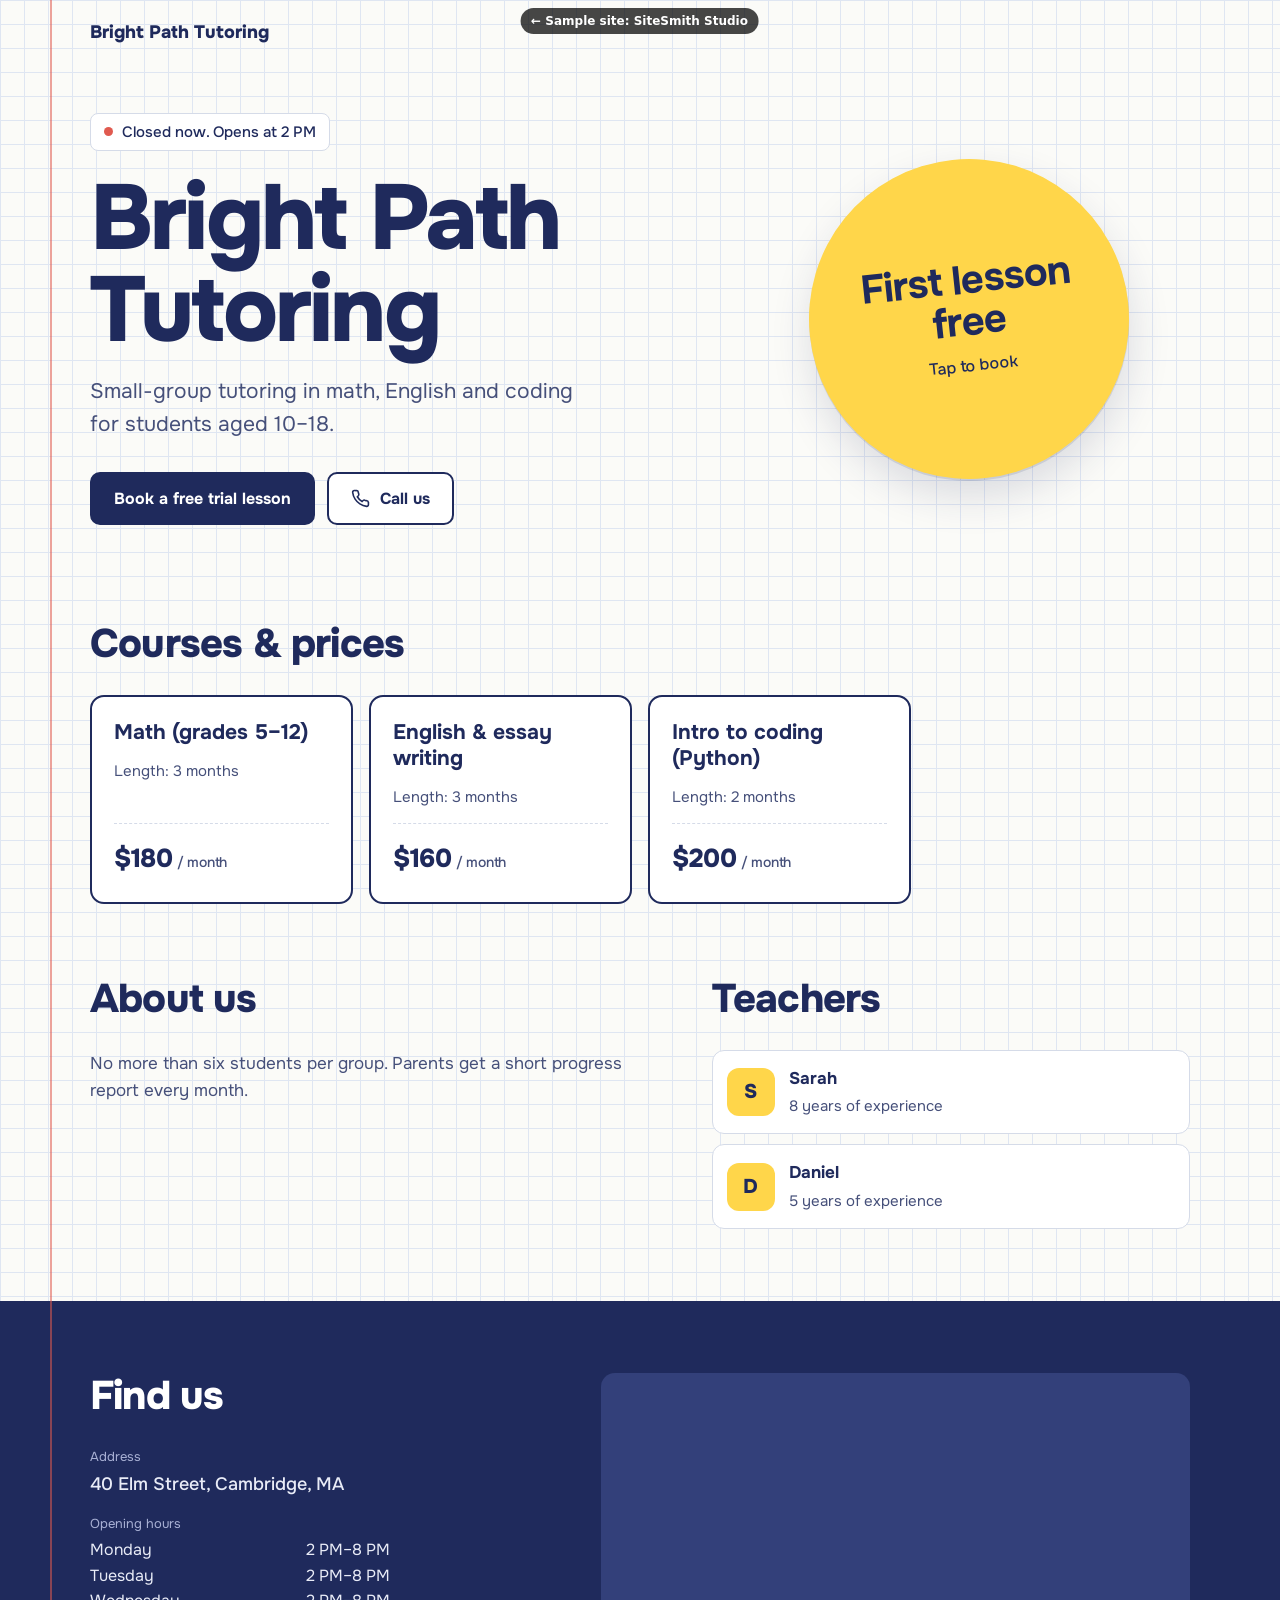
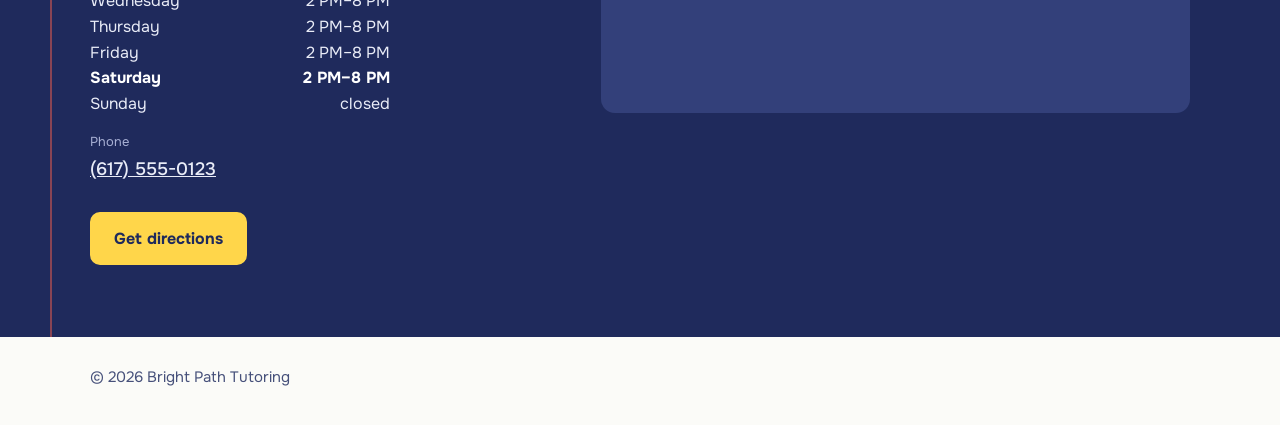
<file: en/tutoring/index.html>
<!DOCTYPE html>
<html lang="en">
<head>
<meta charset="utf-8">
<meta name="robots" content="noindex">
<meta name="viewport" content="width=device-width, initial-scale=1">
<title>Bright Path Tutoring | Sample website</title>
<meta name="description" content="Sample website by SiteSmith Studio">
<link rel="preconnect" href="https://fonts.googleapis.com">
<link rel="preconnect" href="https://fonts.gstatic.com" crossorigin>
<link href="https://fonts.googleapis.com/css2?family=Onest:wght@400;500;700;800&display=swap" rel="stylesheet">
<style>
  :root {
    /* an exercise book: squared paper, blue ink, the red margin line, a yellow sticker */
    --paper: #fbfbf8;
    --grid: #dfe6f2;
    --ink: #1f2a5c;
    --ink-soft: #46507a;
    --margin: #e05a4f;
    --sticker: #ffd64a;
    --line: #d5dbe8;
    --font: "Onest", "Segoe UI", system-ui, sans-serif;
  }
  * { box-sizing: border-box; }
  html { scroll-behavior: smooth; }
  @media (prefers-reduced-motion: reduce) { html { scroll-behavior: auto; } }
  body { margin: 0; color: var(--ink); font: 17px/1.6 var(--font); background-color: var(--paper);
         background-image: linear-gradient(var(--grid) 1px, transparent 1px), linear-gradient(90deg, var(--grid) 1px, transparent 1px);
         background-size: 24px 24px; }
  a { color: inherit; }
  :focus-visible { outline: 3px solid var(--margin); outline-offset: 3px; border-radius: 4px; }
  .wrap { width: min(1100px, 100% - 40px); margin-inline: auto; }
  .page { position: relative; }
  .page::before { content: ""; position: absolute; top: 0; bottom: 0; left: max(16px, calc(50% - 590px)); width: 2px;
                  background: var(--margin); opacity: .55; pointer-events: none; }

  header.top .wrap { display: flex; justify-content: space-between; align-items: center; padding-block: 18px; }
  .mark { font-weight: 800; font-size: 18px; text-decoration: none; }
  .langs { display: flex; gap: 2px; background: #fff; border: 2px solid var(--ink); padding: 3px; border-radius: 10px; }
  .langs button { border: 0; background: none; font: 700 13px var(--font); padding: 5px 11px; border-radius: 6px; cursor: pointer; color: var(--ink); }
  .langs button[aria-pressed="true"] { background: var(--ink); color: #fff; }

  .hero { padding: 48px 0 72px; display: grid; grid-template-columns: 1.4fr 1fr; gap: 40px; align-items: center; }
  .status { display: inline-flex; align-items: center; gap: 9px; font-weight: 500; font-size: 15px; background: #fff;
            border: 1px solid var(--line); padding: 6px 13px; border-radius: 8px; }
  .status i { width: 9px; height: 9px; border-radius: 50%; background: #2f9e6a; }
  .status.closed i { background: var(--margin); }
  .hero h1 { font-weight: 800; font-size: clamp(42px, 7.5vw, 92px); line-height: 1; letter-spacing: -.03em; margin: 22px 0 18px;
             overflow-wrap: anywhere; }
  .hero .tag { font-size: clamp(18px, 2.2vw, 21px); color: var(--ink-soft); max-width: 36ch; margin: 0 0 30px; }
  .btn { display: inline-flex; align-items: center; gap: 10px; text-decoration: none; font: 700 16px var(--font);
         padding: 14px 22px; border-radius: 10px; border: 2px solid var(--ink); }
  .btn svg { width: 19px; height: 19px; flex: none; }
  .btn.main { background: var(--ink); color: #fff; }
  .btn.main:hover { background: #2c3a7a; }
  .btn.plain { background: #fff; }
  .btn.plain:hover { background: #f0f3fa; }
  .actions { display: flex; flex-wrap: wrap; gap: 12px; }

  /* the sticker: the free trial lesson is the offer */
  .sticker { justify-self: center; width: min(320px, 100%); aspect-ratio: 1; background: var(--sticker); border-radius: 50%;
             display: grid; place-items: center; text-align: center; padding: 34px; transform: rotate(-6deg);
             box-shadow: 0 2px 0 rgba(31,42,92,.12), 0 18px 40px rgba(31,42,92,.15); text-decoration: none; }
  .sticker b { display: block; font-size: clamp(28px, 3.6vw, 40px); line-height: 1.05; letter-spacing: -.02em; }
  .sticker span { display: block; margin-top: 10px; font-weight: 500; font-size: 16px; }
  .sticker:hover { transform: rotate(-3deg); }
  @media (prefers-reduced-motion: no-preference) { .sticker { transition: transform .2s; } }

  section h2 { font-weight: 800; font-size: clamp(28px, 3.6vw, 40px); letter-spacing: -.02em; line-height: 1.15; margin: 0 0 28px; }
  .courses-sec { padding: 24px 0 72px; }
  .courses { display: grid; grid-template-columns: repeat(auto-fill, minmax(250px, 1fr)); gap: 16px; }
  .course { background: #fff; border: 2px solid var(--ink); border-radius: 14px; padding: 22px; display: flex; flex-direction: column; gap: 14px; }
  .course h3 { margin: 0; font-size: 21px; line-height: 1.25; }
  .course .length { color: var(--ink-soft); font-size: 15px; }
  .course .price { margin-top: auto; padding-top: 14px; border-top: 1px dashed var(--line); font-weight: 800; font-size: 26px; letter-spacing: -.01em; }
  .course .price small { font-weight: 500; font-size: 14px; color: var(--ink-soft); margin-left: 4px; }

  .about { padding: 0 0 72px; display: grid; grid-template-columns: 1.2fr 1fr; gap: 48px; align-items: start; }
  .about p { margin: 0 0 14px; color: var(--ink-soft); max-width: 60ch; }
  .teachers { display: grid; gap: 10px; }
  .teacher { display: flex; align-items: center; gap: 14px; background: #fff; border: 1px solid var(--line); border-radius: 12px; padding: 14px; }
  .initial { width: 48px; height: 48px; border-radius: 12px; display: grid; place-items: center; background: var(--sticker);
             font-weight: 800; font-size: 20px; flex: none; }
  .teacher b { display: block; }
  .teacher span { color: var(--ink-soft); font-size: 15px; }

  .reviews { padding: 0 0 72px; }
  .quotes { display: grid; grid-template-columns: repeat(auto-fit, minmax(260px, 1fr)); gap: 16px; }
  blockquote { margin: 0; background: #fff; border: 1px solid var(--line); border-radius: 12px; padding: 22px; }
  blockquote p { margin: 0 0 10px; }
  blockquote cite { font-style: normal; color: var(--ink-soft); font-size: 15px; }

  .where { background: var(--ink); color: #e9ecf7; padding: 72px 0; }
  .where h2 { color: #fff; }
  .where-grid { display: grid; grid-template-columns: 1fr 1.25fr; gap: 40px; }
  dl { margin: 0 0 28px; display: grid; gap: 16px; }
  dt { font-size: 13px; color: #a8b0d4; }
  dd { margin: 2px 0 0; font-size: 18px; font-weight: 500; }
  .hours div { display: flex; justify-content: space-between; max-width: 300px; font-size: 16px; font-weight: 400; }
  .hours .today { font-weight: 700; color: #fff; }
  .map { border: 0; width: 100%; min-height: 340px; border-radius: 14px; background: #33407a; }
  .btn.sun { background: var(--sticker); border-color: var(--sticker); color: var(--ink); }

  footer { padding: 28px 0 110px; color: var(--ink-soft); font-size: 15px; background: var(--paper); }
  footer .wrap { display: flex; flex-wrap: wrap; justify-content: space-between; gap: 10px; }
  .dock { position: fixed; inset: auto 12px 12px 12px; z-index: 5; display: none; gap: 8px; }
  .dock .btn { flex: 1; justify-content: center; padding: 13px; box-shadow: 0 8px 24px rgba(31,42,92,.25); }

  .hero:has(.sticker[hidden]) { grid-template-columns: 1fr; }
  @media (max-width: 860px) {
    .hero, .about, .where-grid { grid-template-columns: 1fr; gap: 32px; }
    .sticker { width: 220px; padding: 24px; }
    .hero .actions { display: none; }
    .dock { display: flex; }
  }
  @media (min-width: 861px) { footer { padding-bottom: 36px; } }
  [hidden] { display: none !important; }
</style>
</head>
<body>
<div class="page">
<header class="top">
  <div class="wrap">
    <a class="mark" href="#top" data-k="name"></a>
    <div class="langs" role="group" aria-label="Til / Язык">
      <button type="button" data-lang="uz">UZ</button>
      <button type="button" data-lang="ru">RU</button>
    </div>
  </div>
</header>

<main id="top">
  <section class="wrap hero">
    <div>
      <div class="status" id="status" role="status"><i></i><span></span></div>
      <h1 data-k="name"></h1>
      <p class="tag" data-t="tagline"></p>
      <div class="actions">
        <a class="btn main" data-href="signup" target="_blank" rel="noopener"><span data-ui="trial"></span></a>
        <a class="btn plain" data-href="tel"><svg viewBox="0 0 24 24" fill="none" stroke="currentColor" stroke-width="2"><path d="M22 16.9v3a2 2 0 0 1-2.2 2 19.8 19.8 0 0 1-8.6-3.1 19.5 19.5 0 0 1-6-6A19.8 19.8 0 0 1 2.1 4.2 2 2 0 0 1 4.1 2h3a2 2 0 0 1 2 1.7c.1.9.4 1.8.7 2.7a2 2 0 0 1-.5 2.1L8 9.8a16 16 0 0 0 6 6l1.3-1.3a2 2 0 0 1 2.1-.4c.9.3 1.8.6 2.7.7a2 2 0 0 1 1.7 2z"/></svg><span data-ui="call"></span></a>
      </div>
    </div>
    <a class="sticker" data-href="signup" target="_blank" rel="noopener"><div><b data-ui="sticker_big"></b><span data-ui="sticker_small"></span></div></a>
  </section>

  <section class="courses-sec" aria-labelledby="h-courses">
    <div class="wrap">
      <h2 id="h-courses" data-ui="courses"></h2>
      <div class="courses" id="board"></div>
    </div>
  </section>

  <section class="wrap about" aria-labelledby="h-about">
    <div>
      <h2 id="h-about" data-ui="about"></h2>
      <div id="about"></div>
    </div>
    <div id="masters-box">
      <h2 data-ui="teachers"></h2>
      <div class="teachers" id="masters"></div>
    </div>
  </section>

  <section class="wrap reviews" id="reviews-box" aria-labelledby="h-reviews" hidden>
    <h2 id="h-reviews" data-ui="reviews"></h2>
    <div class="quotes" id="reviews"></div>
  </section>

  <section class="where" aria-labelledby="h-where">
    <div class="wrap where-grid">
      <div>
        <h2 id="h-where" data-ui="where"></h2>
        <dl>
          <div><dt data-ui="address"></dt><dd data-t="address"></dd></div>
          <div id="landmark-box"><dt data-ui="landmark"></dt><dd data-t="landmark"></dd></div>
          <div><dt data-ui="hours"></dt><dd class="hours" id="hours"></dd></div>
          <div><dt data-ui="phone"></dt><dd><a data-href="tel" data-k="phone"></a></dd></div>
        </dl>
        <a class="btn sun" id="route" target="_blank" rel="noopener"><span data-ui="route"></span></a>
      </div>
      <iframe class="map" id="map" loading="lazy" referrerpolicy="no-referrer-when-downgrade" title="Map"></iframe>
    </div>
  </section>
</main>
</div>

<footer>
  <div class="wrap">
    <span>© <span id="year"></span> <span data-k="name"></span></span>
    <span id="social"></span>
  </div>
</footer>

<div class="dock">
  <a class="btn main" data-href="signup" target="_blank" rel="noopener"><span data-ui="trial_short"></span></a>
  <a class="btn plain" data-href="tel"><span data-ui="call"></span></a>
</div>

<!-- Jarvis fills this block; everything above stays as designed. -->
<script type="application/json" id="site-data">
{
  "langs": [
    "en"
  ],
  "lang": "en",
  "currency": "USD",
  "telegram": "",
  "instagram": "",
  "landmark": {
    "en": ""
  },
  "reviews": [],
  "name": "Bright Path Tutoring",
  "tz": "America/New_York",
  "tagline": {
    "en": "Small-group tutoring in math, English and coding for students aged 10–18."
  },
  "about": {
    "en": "No more than six students per group. Parents get a short progress report every month."
  },
  "phone": "(617) 555-0123",
  "address": {
    "en": "40 Elm Street, Cambridge, MA"
  },
  "map": "Cambridge, MA",
  "open": "14:00",
  "close": "20:00",
  "days_off": [
    0
  ],
  "free_trial": true,
  "services": [
    {
      "name": {
        "en": "Math (grades 5–12)"
      },
      "price": 180,
      "minutes": 3
    },
    {
      "name": {
        "en": "English & essay writing"
      },
      "price": 160,
      "minutes": 3
    },
    {
      "name": {
        "en": "Intro to coding (Python)"
      },
      "price": 200,
      "minutes": 2
    }
  ],
  "masters": [
    {
      "name": "Sarah",
      "years": 8
    },
    {
      "name": "Daniel",
      "years": 5
    }
  ]
}
</script>

<script>
(() => {
  const D = JSON.parse(document.getElementById("site-data").textContent);
  const plural = (n, one, few, many) => n % 10 === 1 && n % 100 !== 11 ? one : [2, 3, 4].includes(n % 10) && ![12, 13, 14].includes(n % 100) ? few : many;
  const UI = {
    uz: { call: "Qoʻngʻiroq qilish", trial: "Bepul sinov darsiga yozilish", trial_short: "Sinov darsi",
          enrol: "Kursga yozilish", enrol_short: "Yozilish",
          sticker_big: "Birinchi dars bepul", sticker_small: "Yozilish uchun bosing",
          courses: "Kurslar va narxlar", per_month: "soʻm / oy", length: (n) => `Davomiyligi: ${n} oy`,
          about: "Biz haqimizda", teachers: "Ustozlar", reviews: "Oʻquvchilar fikri",
          where: "Bizni qanday topasiz", address: "Manzil", landmark: "Moʻljal", hours: "Ish vaqti", phone: "Telefon",
          route: "Yoʻnalish olish", years: (n) => `${n} yillik tajriba`,
          open_now: (c) => `Hozir ochiq, ${c} gacha`, closed_now: (o) => `Hozir yopiq. ${o} da ochiladi`,
          day_off: "Bugun dam olish kuni", off: "dam olish",
          days: ["Yakshanba", "Dushanba", "Seshanba", "Chorshanba", "Payshanba", "Juma", "Shanba"] },
    en: { call: "Call us", trial: "Book a free trial lesson", trial_short: "Free trial",
          enrol: "Enrol in a course", enrol_short: "Enrol",
          sticker_big: "First lesson free", sticker_small: "Tap to book",
          courses: "Courses & prices", per_month: "/ month", length: (n) => `Length: ${n} ${n === 1 ? "month" : "months"}`,
          about: "About us", teachers: "Teachers", reviews: "What students say",
          where: "Find us", address: "Address", landmark: "Landmark", hours: "Opening hours", phone: "Phone",
          route: "Get directions", years: (n) => `${n} ${n === 1 ? "year" : "years"} of experience`,
          open_now: (c) => `Open now until ${c}`, closed_now: (o) => `Closed now. Opens at ${o}`,
          day_off: "Closed today", off: "closed",
          days: ["Sunday", "Monday", "Tuesday", "Wednesday", "Thursday", "Friday", "Saturday"] },
    ru: { call: "Позвонить", trial: "Записаться на бесплатный урок", trial_short: "Пробный урок",
          enrol: "Записаться на курс", enrol_short: "Записаться",
          sticker_big: "Первый урок бесплатно", sticker_small: "Нажмите, чтобы записаться",
          courses: "Курсы и цены", per_month: "сум / мес.", length: (n) => `Длительность: ${n} ${plural(n, "месяц", "месяца", "месяцев")}`,
          about: "О нас", teachers: "Преподаватели", reviews: "Отзывы учеников",
          where: "Как нас найти", address: "Адрес", landmark: "Ориентир", hours: "Режим работы", phone: "Телефон",
          route: "Построить маршрут", years: (n) => `Опыт ${n} ${plural(n, "год", "года", "лет")}`,
          open_now: (c) => `Сейчас открыто, до ${c}`, closed_now: (o) => `Сейчас закрыто. Откроемся в ${o}`,
          day_off: "Сегодня выходной", off: "выходной",
          days: ["Воскресенье", "Понедельник", "Вторник", "Среда", "Четверг", "Пятница", "Суббота"] }
  };
  const tr = (v, lang) => (v && typeof v === "object") ? (v[lang] || v.uz || v.ru || v.en || "") : (v || "");
  const USD = D.currency === "USD";
  const money = (n) => USD ? "$" + Number(n).toLocaleString("en-US", { minimumFractionDigits: n % 1 ? 2 : 0 }) : Number(n).toLocaleString("ru-RU").replace(/\u00a0/g, " ");
  const el = (tag, cls, text) => { const e = document.createElement(tag); if (cls) e.className = cls; if (text != null) e.textContent = text; return e; };
  function tashkentNow() {
    const parts = new Intl.DateTimeFormat("en-GB", { timeZone: D.tz || "Asia/Tashkent", weekday: "short", hour: "2-digit", minute: "2-digit", hour12: false }).formatToParts(new Date());
    const get = (t) => parts.find((p) => p.type === t).value;
    return { day: ["Sun", "Mon", "Tue", "Wed", "Thu", "Fri", "Sat"].indexOf(get("weekday")), minutes: (+get("hour") % 24) * 60 + +get("minute") };
  }
  const clock = (t, lang) => {
    if (lang !== "en") return t;
    const [h, m] = String(t).split(":").map(Number);
    return `${(h % 12) || 12}${m ? ":" + String(m).padStart(2, "0") : ""} ${h < 12 || h === 24 ? "AM" : "PM"}`;
  };
  const toMin = (s) => { const [h, m] = String(s).split(":").map(Number); return h * 60 + (m || 0); };

  function render(lang) {
    const L = UI[lang];
    document.documentElement.lang = lang;
    document.title = `${D.name} | ${L.courses}`;
    document.querySelectorAll("[data-k]").forEach((e) => { e.textContent = D[e.dataset.k] || ""; });
    document.querySelectorAll("[data-t]").forEach((e) => { e.textContent = tr(D[e.dataset.t], lang); });
    document.querySelectorAll("[data-ui]").forEach((e) => { e.textContent = typeof L[e.dataset.ui] === "string" ? L[e.dataset.ui] : ""; });
    document.querySelectorAll(".langs button").forEach((b) => b.setAttribute("aria-pressed", String(b.dataset.lang === lang)));
    const tel = "tel:" + String(D.phone || "").replace(/[^\d+]/g, "");
    const trial = D.free_trial !== false;     // only when the centre really gives a free first lesson
    document.querySelector(".sticker").hidden = !trial;
    document.querySelectorAll('[data-ui="trial"]').forEach((e) => e.textContent = trial ? L.trial : L.enrol);
    document.querySelectorAll('[data-ui="trial_short"]').forEach((e) => e.textContent = trial ? L.trial_short : L.enrol_short);
    const signup = D.telegram ? "https://t.me/" + D.telegram.replace(/^@/, "") : tel;   // sign up by Telegram, or by phone
    document.querySelectorAll('[data-href="tel"]').forEach((a) => a.href = tel);
    document.querySelectorAll('[data-href="signup"]').forEach((a) => { a.href = signup; if (!D.telegram) a.removeAttribute("target"); });

    document.getElementById("board").replaceChildren(...(D.services || []).map((s) => {
      const card = el("article", "course");
      card.append(el("h3", null, tr(s.name, lang)));
      if (s.minutes) card.append(el("div", "length", L.length(s.minutes)));
      const price = el("div", "price", money(s.price)); price.append(el("small", null, L.per_month));
      card.append(price);
      return card;
    }));
    document.getElementById("about").replaceChildren(...tr(D.about, lang).split(/\n+/).filter(Boolean).map((p) => el("p", null, p)));
    const masters = D.masters || [];
    document.getElementById("masters-box").hidden = !masters.length;
    document.getElementById("masters").replaceChildren(...masters.map((m) => {
      const box = el("div", "teacher"), who = el("div");
      who.append(el("b", null, m.name)); if (m.years) who.append(el("span", null, L.years(m.years)));
      box.append(el("div", "initial", (m.name || "?").trim()[0].toUpperCase()), who); return box;
    }));
    const reviews = (D.reviews || []).filter((r) => tr(r.text, lang));
    document.getElementById("reviews-box").hidden = !reviews.length;
    document.getElementById("reviews").replaceChildren(...reviews.map((r) => {
      const q = el("blockquote"); q.append(el("p", null, tr(r.text, lang)), el("cite", null, r.name || "")); return q; }));

    document.getElementById("landmark-box").hidden = !tr(D.landmark, lang);
    const now = tashkentNow(), off = new Set(D.days_off || []);
    document.getElementById("hours").replaceChildren(...[1, 2, 3, 4, 5, 6, 0].map((d) => {
      const line = el("div", d === now.day ? "today" : null);
      line.append(el("span", null, L.days[d]), el("span", null, off.has(d) ? L.off : `${clock(D.open, lang)}–${clock(D.close, lang)}`)); return line;
    }));
    const isOpen = !off.has(now.day) && now.minutes >= toMin(D.open) && now.minutes < toMin(D.close);
    const status = document.getElementById("status");
    status.classList.toggle("closed", !isOpen);
    status.querySelector("span").textContent = isOpen ? L.open_now(clock(D.close, lang)) : off.has(now.day) ? L.day_off : L.closed_now(clock(D.open, lang));

    const q = encodeURIComponent(D.map || tr(D.address, "ru"));
    const map = document.getElementById("map"), src = `https://maps.google.com/maps?q=${q}&z=16&output=embed`;
    if (map.src !== src) map.src = src;
    document.getElementById("route").href = `https://www.google.com/maps/dir/?api=1&destination=${q}`;
    const social = document.getElementById("social"); social.replaceChildren();
    if (D.instagram) {
      const a = el("a", null, "Instagram: @" + D.instagram.replace(/^@/, ""));
      a.href = "https://instagram.com/" + D.instagram.replace(/^@/, ""); a.target = "_blank"; a.rel = "noopener"; social.append(a);
    }
    document.getElementById("year").textContent = new Date().getFullYear();
    try { localStorage.setItem("lang", lang); } catch (e) {}
  }
  const LANGS = (D.langs || ["uz", "ru"]).filter((l) => UI[l]);
  const switcher = document.querySelector(".langs");
  switcher.replaceChildren(...LANGS.map((l) => {
    const b = document.createElement("button"); b.type = "button"; b.dataset.lang = l; b.textContent = l.toUpperCase(); return b; }));
  switcher.hidden = LANGS.length < 2;
  let lang = D.lang || LANGS[0];
  try { lang = localStorage.getItem("lang") || lang; } catch (e) {}
  if (!LANGS.includes(lang)) lang = LANGS[0];
  document.querySelectorAll(".langs button").forEach((b) => b.addEventListener("click", () => render(b.dataset.lang)));
  render(lang);
})();
</script>
<a href="../../en/" style="position:fixed;left:50%;transform:translateX(-50%);top:8px;z-index:50;white-space:nowrap;font:600 12px/1 system-ui,sans-serif;color:#fff;background:rgba(0,0,0,.72);padding:7px 11px;border-radius:999px;text-decoration:none">← Sample site: SiteSmith Studio</a>
</body>
</html>
</file>
